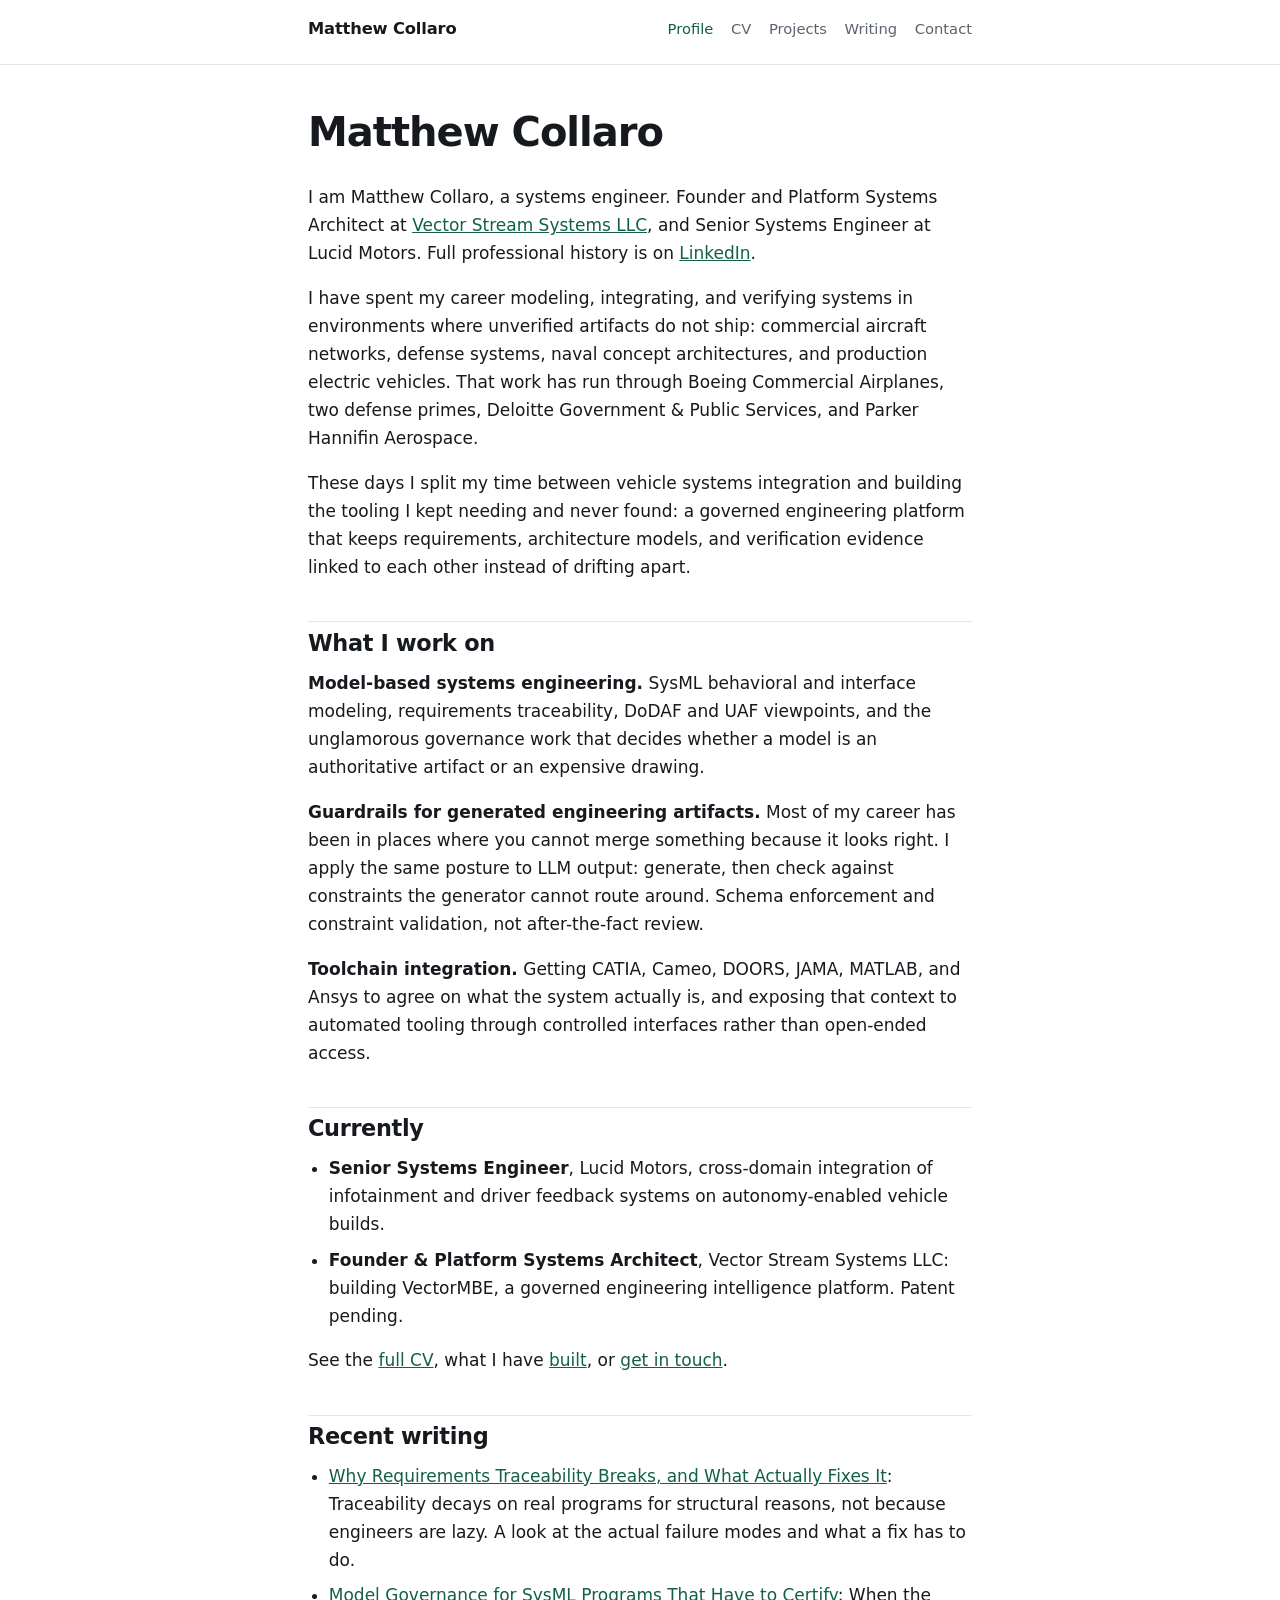
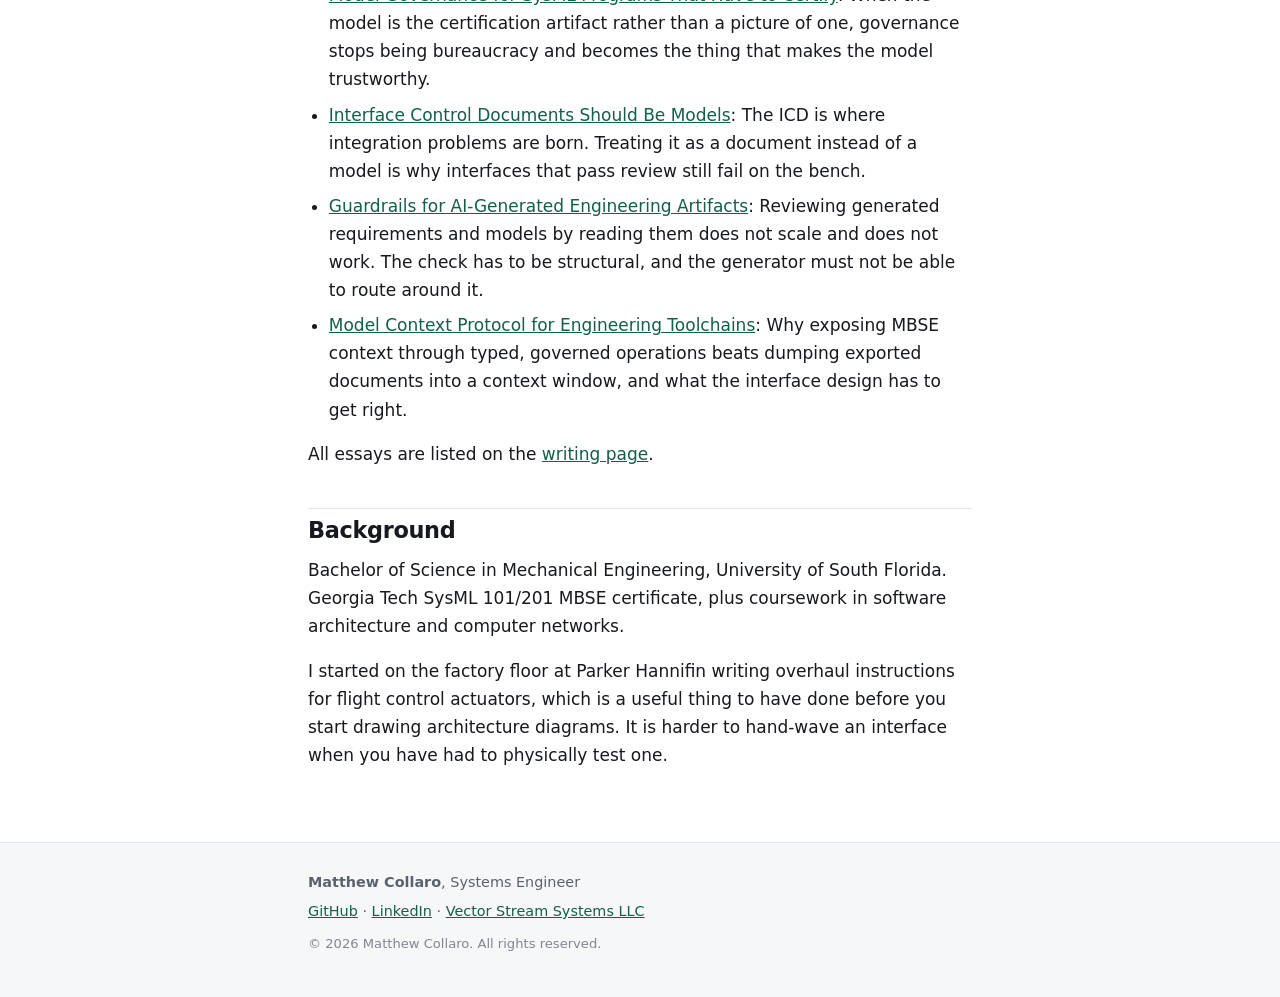
<file: docs/index.html>
<!DOCTYPE html>
<html lang="en">
<head>
<meta charset="utf-8">
<meta name="viewport" content="width=device-width, initial-scale=1">
<title>Matthew Collaro, Systems Engineer and Founder</title>
<meta name="description" content="Matthew Collaro is a systems engineer and founder of Vector Stream Systems LLC. Model-based systems engineering across Boeing, Deloitte, Lucid Motors, and defense primes.">
<meta name="author" content="Matthew Collaro">
<meta name="robots" content="index,follow,max-image-preview:large">
<link rel="canonical" href="https://radsilent.github.io/matthew-collaro/">
<meta property="og:type" content="profile">
<meta property="og:site_name" content="Matthew Collaro">
<meta property="og:title" content="Matthew Collaro, Systems Engineer and Founder">
<meta property="og:description" content="Matthew Collaro is a systems engineer and founder of Vector Stream Systems LLC. Model-based systems engineering across Boeing, Deloitte, Lucid Motors, and defense primes.">
<meta property="og:url" content="https://radsilent.github.io/matthew-collaro/">
<meta property="og:locale" content="en_US">
<meta name="twitter:card" content="summary">
<meta name="twitter:title" content="Matthew Collaro, Systems Engineer and Founder">
<meta name="twitter:description" content="Matthew Collaro is a systems engineer and founder of Vector Stream Systems LLC. Model-based systems engineering across Boeing, Deloitte, Lucid Motors, and defense primes.">
<link rel="stylesheet" href="style.css">
<script type="application/ld+json">
{
  "@context": "https://schema.org",
  "@graph": [
    {
      "@type": "Person",
      "@id": "https://radsilent.github.io/matthew-collaro/#person",
      "name": "Matthew Collaro",
      "givenName": "Matthew",
      "familyName": "Collaro",
      "alternateName": "Matt Collaro",
      "url": "https://radsilent.github.io/matthew-collaro/",
      "jobTitle": "Systems Engineer and Founder",
      "description": "Systems engineer specializing in model-based systems engineering, SysML architecture modeling, and requirements traceability across aerospace, defense, and automotive programs.",
      "alumniOf": [
        {
          "@type": "CollegeOrUniversity",
          "name": "University of South Florida"
        },
        {
          "@type": "CollegeOrUniversity",
          "name": "Georgia Institute of Technology"
        }
      ],
      "knowsAbout": [
        "Model-Based Systems Engineering",
        "SysML",
        "Requirements Traceability",
        "Systems Architecture",
        "Aerospace Systems Engineering",
        "Model Context Protocol",
        "Verification and Validation",
        "DoDAF"
      ],
      "worksFor": {
        "@type": "Organization",
        "name": "Vector Stream Systems LLC",
        "url": "https://vectorstreamsystems.com/"
      },
      "sameAs": [
        "https://github.com/radsilent",
        "https://www.linkedin.com/in/mattcollaro/",
        "https://vectorstreamsystems.com/"
      ]
    },
    {
      "@type": "WebSite",
      "@id": "https://radsilent.github.io/matthew-collaro/#website",
      "url": "https://radsilent.github.io/matthew-collaro/",
      "name": "Matthew Collaro, Systems Engineer",
      "publisher": {
        "@id": "https://radsilent.github.io/matthew-collaro/#person"
      },
      "inLanguage": "en"
    },
    {
      "@type": "ProfilePage",
      "@id": "https://radsilent.github.io/matthew-collaro/#webpage",
      "url": "https://radsilent.github.io/matthew-collaro/",
      "name": "Matthew Collaro, Systems Engineer and Founder",
      "description": "Matthew Collaro is a systems engineer and founder of Vector Stream Systems LLC. Model-based systems engineering across Boeing, Deloitte, Lucid Motors, and defense primes.",
      "isPartOf": {
        "@id": "https://radsilent.github.io/matthew-collaro/#website"
      },
      "about": {
        "@id": "https://radsilent.github.io/matthew-collaro/#person"
      },
      "mainEntity": {
        "@id": "https://radsilent.github.io/matthew-collaro/#person"
      },
      "inLanguage": "en"
    }
  ]
}
</script>
</head>
<body>
<a class="skip" href="#main">Skip to content</a>
<header class="site-header">
  <div class="wrap">
    <a class="brand" href="index.html">Matthew Collaro</a>
    <nav aria-label="Primary">
      <ul>
        <li><a href="index.html" aria-current="page">Profile</a></li>
        <li><a href="cv.html">CV</a></li>
        <li><a href="projects.html">Projects</a></li>
        <li><a href="writing.html">Writing</a></li>
        <li><a href="contact.html">Contact</a></li>
      </ul>
    </nav>
  </div>
</header>

<main id="main" class="wrap">
  <article>
    <header class="page-head">
      <h1>Matthew Collaro</h1>
    </header>
<p>I am Matthew Collaro, a systems engineer. Founder and Platform Systems Architect at <a href="https://vectorstreamsystems.com/">Vector Stream Systems LLC</a>, and Senior Systems Engineer at Lucid Motors. Full professional history is on <a href="https://www.linkedin.com/in/mattcollaro/">LinkedIn</a>.</p>
<p>I have spent my career modeling, integrating, and verifying systems in environments where unverified artifacts do not ship: commercial aircraft networks, defense systems, naval concept architectures, and production electric vehicles. That work has run through Boeing Commercial Airplanes, two defense primes, Deloitte Government &amp; Public Services, and Parker Hannifin Aerospace.</p>
<p>These days I split my time between vehicle systems integration and building the tooling I kept needing and never found: a governed engineering platform that keeps requirements, architecture models, and verification evidence linked to each other instead of drifting apart.</p>
<h2 id="what-i-work-on">What I work on</h2>
<p><strong>Model-based systems engineering.</strong> SysML behavioral and interface modeling, requirements traceability, DoDAF and UAF viewpoints, and the unglamorous governance work that decides whether a model is an authoritative artifact or an expensive drawing.</p>
<p><strong>Guardrails for generated engineering artifacts.</strong> Most of my career has been in places where you cannot merge something because it looks right. I apply the same posture to LLM output: generate, then check against constraints the generator cannot route around. Schema enforcement and constraint validation, not after-the-fact review.</p>
<p><strong>Toolchain integration.</strong> Getting CATIA, Cameo, DOORS, JAMA, MATLAB, and Ansys to agree on what the system actually is, and exposing that context to automated tooling through controlled interfaces rather than open-ended access.</p>
<h2 id="currently">Currently</h2>
<ul>
<li><strong>Senior Systems Engineer</strong>, Lucid Motors, cross-domain integration of infotainment and driver feedback systems on autonomy-enabled vehicle builds.</li>
<li><strong>Founder &amp; Platform Systems Architect</strong>, Vector Stream Systems LLC: building VectorMBE, a governed engineering intelligence platform. Patent pending.</li>
</ul>
<p>See the <a href="cv.html">full CV</a>, what I have <a href="projects.html">built</a>, or <a href="contact.html">get in touch</a>.</p>
<h2 id="recent-writing">Recent writing</h2>
<ul>
<li><a href="articles/requirements-traceability-breaks.html">Why Requirements Traceability Breaks, and What Actually Fixes It</a>: Traceability decays on real programs for structural reasons, not because engineers are lazy. A look at the actual failure modes and what a fix has to do.</li>
<li><a href="articles/sysml-model-governance.html">Model Governance for SysML Programs That Have to Certify</a>: When the model is the certification artifact rather than a picture of one, governance stops being bureaucracy and becomes the thing that makes the model trustworthy.</li>
<li><a href="articles/interface-control-documents-as-models.html">Interface Control Documents Should Be Models</a>: The ICD is where integration problems are born. Treating it as a document instead of a model is why interfaces that pass review still fail on the bench.</li>
<li><a href="articles/guardrails-for-ai-generated-engineering-artifacts.html">Guardrails for AI-Generated Engineering Artifacts</a>: Reviewing generated requirements and models by reading them does not scale and does not work. The check has to be structural, and the generator must not be able to route around it.</li>
<li><a href="articles/model-context-protocol-engineering-toolchains.html">Model Context Protocol for Engineering Toolchains</a>: Why exposing MBSE context through typed, governed operations beats dumping exported documents into a context window, and what the interface design has to get right.</li>
</ul>
<p>All essays are listed on the <a href="writing.html">writing page</a>.</p>
<h2 id="background">Background</h2>
<p>Bachelor of Science in Mechanical Engineering, University of South Florida. Georgia Tech SysML 101/201 MBSE certificate, plus coursework in software architecture and computer networks.</p>
<p>I started on the factory floor at Parker Hannifin writing overhaul instructions for flight control actuators, which is a useful thing to have done before you start drawing architecture diagrams. It is harder to hand-wave an interface when you have had to physically test one.</p>
  </article>
</main>

<footer class="site-footer">
  <div class="wrap">
    <p><strong>Matthew Collaro</strong>, Systems Engineer</p>
    <p><a href="https://github.com/radsilent" rel="me noopener">GitHub</a> &middot;
       <a href="https://www.linkedin.com/in/mattcollaro/" rel="me noopener">LinkedIn</a> &middot;
       <a href="https://vectorstreamsystems.com/" rel="noopener">Vector Stream Systems LLC</a></p>
    <p class="fine">&copy; 2026 Matthew Collaro. All rights reserved.</p>
  </div>
</footer>
</body>
</html>
</file>
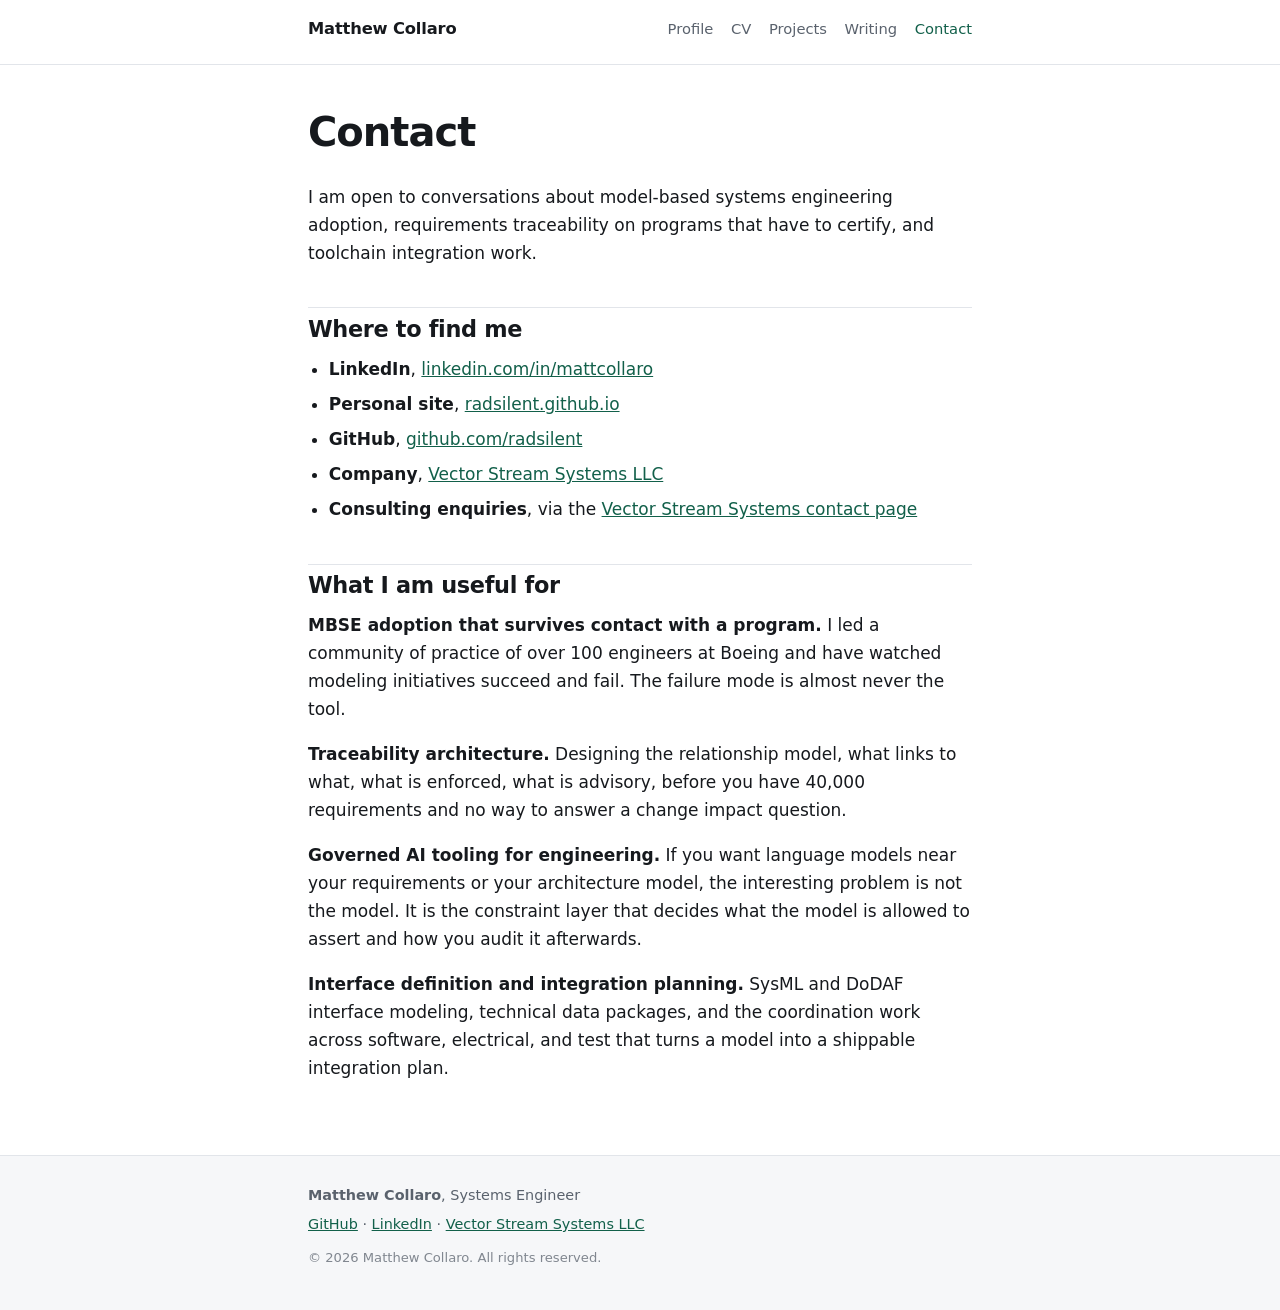
<file: docs/contact.html>
<!DOCTYPE html>
<html lang="en">
<head>
<meta charset="utf-8">
<meta name="viewport" content="width=device-width, initial-scale=1">
<title>Contact Matthew Collaro</title>
<meta name="description" content="Get in touch with Matthew Collaro, systems engineer and founder of Vector Stream Systems LLC, for consulting engagements, MBSE advisory work, or questions about VectorMBE.">
<meta name="author" content="Matthew Collaro">
<meta name="robots" content="index,follow,max-image-preview:large">
<link rel="canonical" href="https://radsilent.github.io/matthew-collaro/contact.html">
<meta property="og:type" content="profile">
<meta property="og:site_name" content="Matthew Collaro">
<meta property="og:title" content="Contact Matthew Collaro">
<meta property="og:description" content="Get in touch with Matthew Collaro, systems engineer and founder of Vector Stream Systems LLC, for consulting engagements, MBSE advisory work, or questions about VectorMBE.">
<meta property="og:url" content="https://radsilent.github.io/matthew-collaro/contact.html">
<meta property="og:locale" content="en_US">
<meta name="twitter:card" content="summary">
<meta name="twitter:title" content="Contact Matthew Collaro">
<meta name="twitter:description" content="Get in touch with Matthew Collaro, systems engineer and founder of Vector Stream Systems LLC, for consulting engagements, MBSE advisory work, or questions about VectorMBE.">
<link rel="stylesheet" href="style.css">
<script type="application/ld+json">
{
  "@context": "https://schema.org",
  "@graph": [
    {
      "@type": "Person",
      "@id": "https://radsilent.github.io/matthew-collaro/#person",
      "name": "Matthew Collaro",
      "givenName": "Matthew",
      "familyName": "Collaro",
      "alternateName": "Matt Collaro",
      "url": "https://radsilent.github.io/matthew-collaro/",
      "jobTitle": "Systems Engineer and Founder",
      "description": "Systems engineer specializing in model-based systems engineering, SysML architecture modeling, and requirements traceability across aerospace, defense, and automotive programs.",
      "alumniOf": [
        {
          "@type": "CollegeOrUniversity",
          "name": "University of South Florida"
        },
        {
          "@type": "CollegeOrUniversity",
          "name": "Georgia Institute of Technology"
        }
      ],
      "knowsAbout": [
        "Model-Based Systems Engineering",
        "SysML",
        "Requirements Traceability",
        "Systems Architecture",
        "Aerospace Systems Engineering",
        "Model Context Protocol",
        "Verification and Validation",
        "DoDAF"
      ],
      "worksFor": {
        "@type": "Organization",
        "name": "Vector Stream Systems LLC",
        "url": "https://vectorstreamsystems.com/"
      },
      "sameAs": [
        "https://github.com/radsilent",
        "https://www.linkedin.com/in/mattcollaro/",
        "https://vectorstreamsystems.com/"
      ]
    },
    {
      "@type": "WebSite",
      "@id": "https://radsilent.github.io/matthew-collaro/#website",
      "url": "https://radsilent.github.io/matthew-collaro/",
      "name": "Matthew Collaro, Systems Engineer",
      "publisher": {
        "@id": "https://radsilent.github.io/matthew-collaro/#person"
      },
      "inLanguage": "en"
    },
    {
      "@type": "WebPage",
      "@id": "https://radsilent.github.io/matthew-collaro/contact.html#webpage",
      "url": "https://radsilent.github.io/matthew-collaro/contact.html",
      "name": "Contact Matthew Collaro",
      "description": "Get in touch with Matthew Collaro, systems engineer and founder of Vector Stream Systems LLC, for consulting engagements, MBSE advisory work, or questions about VectorMBE.",
      "isPartOf": {
        "@id": "https://radsilent.github.io/matthew-collaro/#website"
      },
      "about": {
        "@id": "https://radsilent.github.io/matthew-collaro/#person"
      },
      "mainEntity": {
        "@id": "https://radsilent.github.io/matthew-collaro/#person"
      },
      "inLanguage": "en"
    }
  ]
}
</script>
</head>
<body>
<a class="skip" href="#main">Skip to content</a>
<header class="site-header">
  <div class="wrap">
    <a class="brand" href="index.html">Matthew Collaro</a>
    <nav aria-label="Primary">
      <ul>
        <li><a href="index.html">Profile</a></li>
        <li><a href="cv.html">CV</a></li>
        <li><a href="projects.html">Projects</a></li>
        <li><a href="writing.html">Writing</a></li>
        <li><a href="contact.html" aria-current="page">Contact</a></li>
      </ul>
    </nav>
  </div>
</header>

<main id="main" class="wrap">
  <article>
    <header class="page-head">
      <h1>Contact</h1>
    </header>
<p>I am open to conversations about model-based systems engineering adoption, requirements traceability on programs that have to certify, and toolchain integration work.</p>
<h2 id="where-to-find-me">Where to find me</h2>
<ul>
<li><strong>LinkedIn</strong>, <a href="https://www.linkedin.com/in/mattcollaro/">linkedin.com/in/mattcollaro</a></li>
<li><strong>Personal site</strong>, <a href="https://radsilent.github.io/">radsilent.github.io</a></li>
<li><strong>GitHub</strong>, <a href="https://github.com/radsilent">github.com/radsilent</a></li>
<li><strong>Company</strong>, <a href="https://vectorstreamsystems.com/">Vector Stream Systems LLC</a></li>
<li><strong>Consulting enquiries</strong>, via the <a href="https://vectorstreamsystems.com/contact.html">Vector Stream Systems contact page</a></li>
</ul>
<h2 id="what-i-am-useful-for">What I am useful for</h2>
<p><strong>MBSE adoption that survives contact with a program.</strong> I led a community of practice of over 100 engineers at Boeing and have watched modeling initiatives succeed and fail. The failure mode is almost never the tool.</p>
<p><strong>Traceability architecture.</strong> Designing the relationship model, what links to what, what is enforced, what is advisory, before you have 40,000 requirements and no way to answer a change impact question.</p>
<p><strong>Governed AI tooling for engineering.</strong> If you want language models near your requirements or your architecture model, the interesting problem is not the model. It is the constraint layer that decides what the model is allowed to assert and how you audit it afterwards.</p>
<p><strong>Interface definition and integration planning.</strong> SysML and DoDAF interface modeling, technical data packages, and the coordination work across software, electrical, and test that turns a model into a shippable integration plan.</p>
  </article>
</main>

<footer class="site-footer">
  <div class="wrap">
    <p><strong>Matthew Collaro</strong>, Systems Engineer</p>
    <p><a href="https://github.com/radsilent" rel="me noopener">GitHub</a> &middot;
       <a href="https://www.linkedin.com/in/mattcollaro/" rel="me noopener">LinkedIn</a> &middot;
       <a href="https://vectorstreamsystems.com/" rel="noopener">Vector Stream Systems LLC</a></p>
    <p class="fine">&copy; 2026 Matthew Collaro. All rights reserved.</p>
  </div>
</footer>
</body>
</html>
</file>
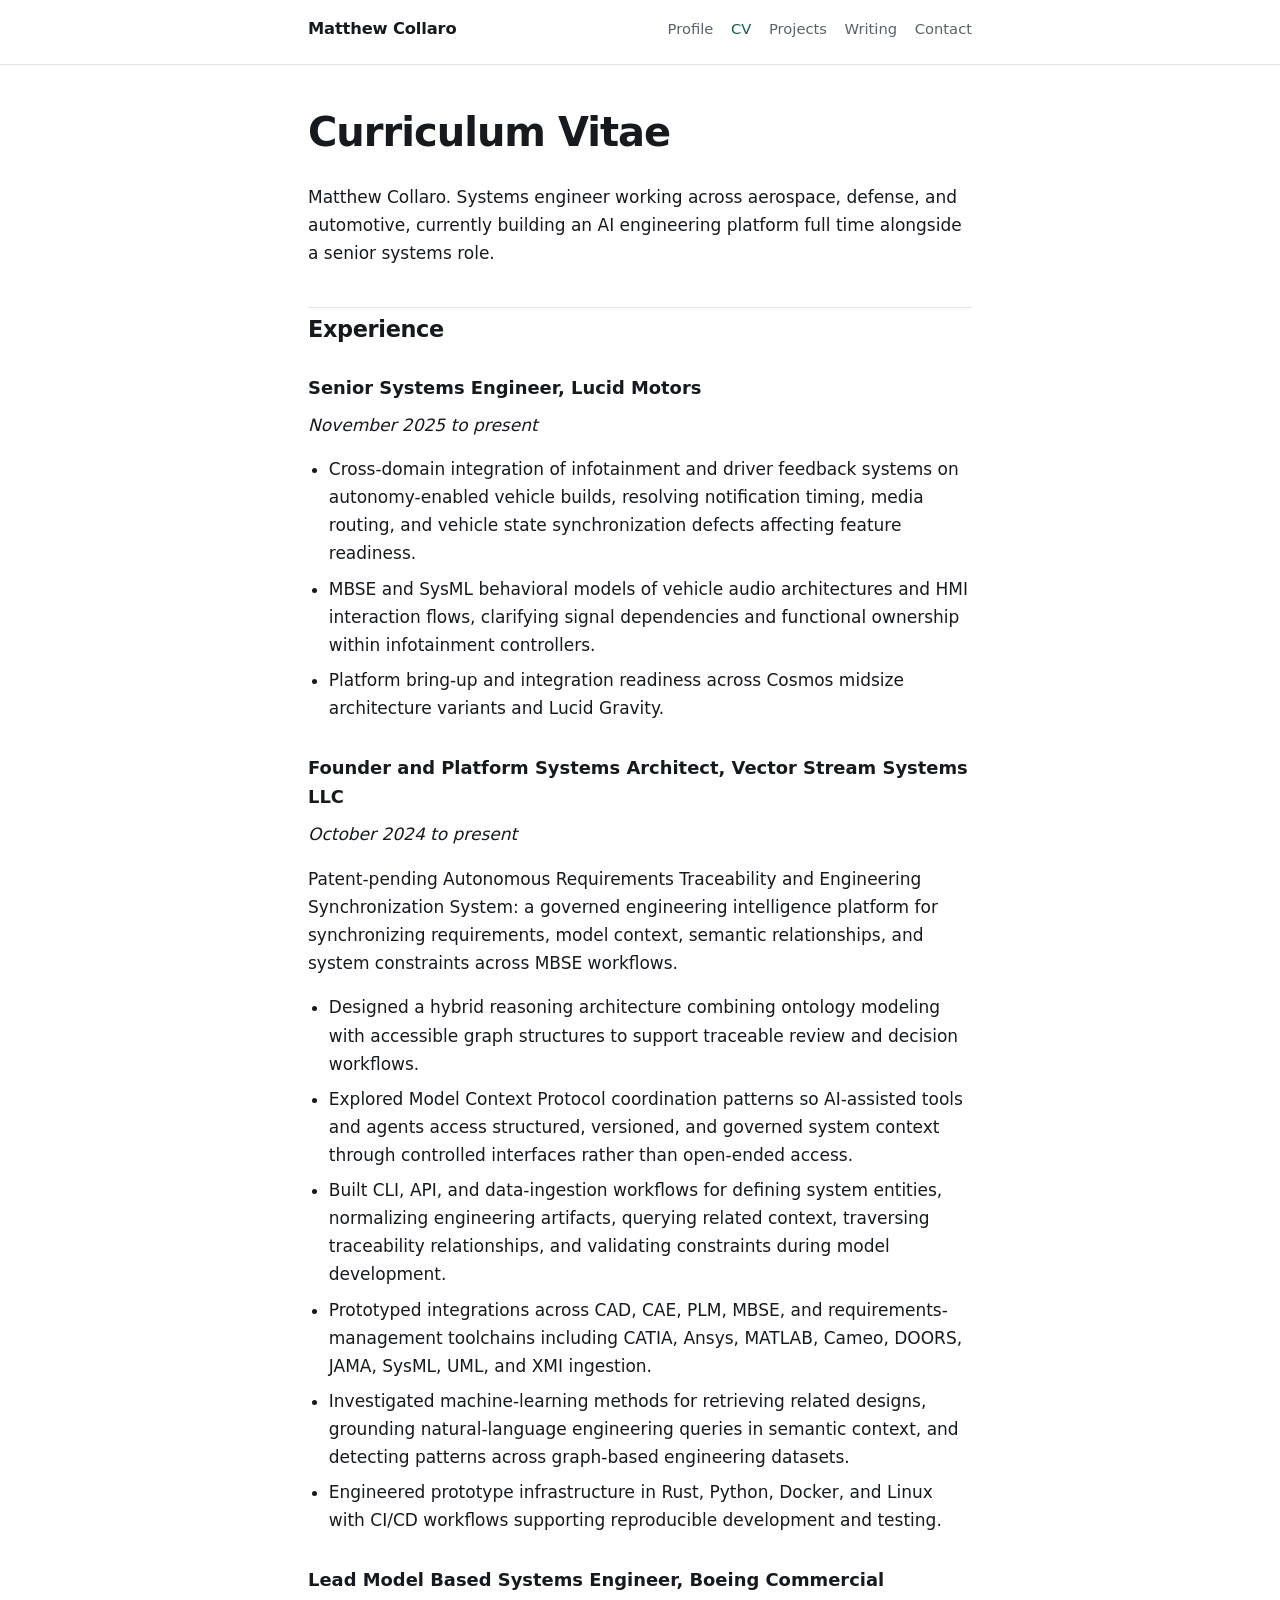
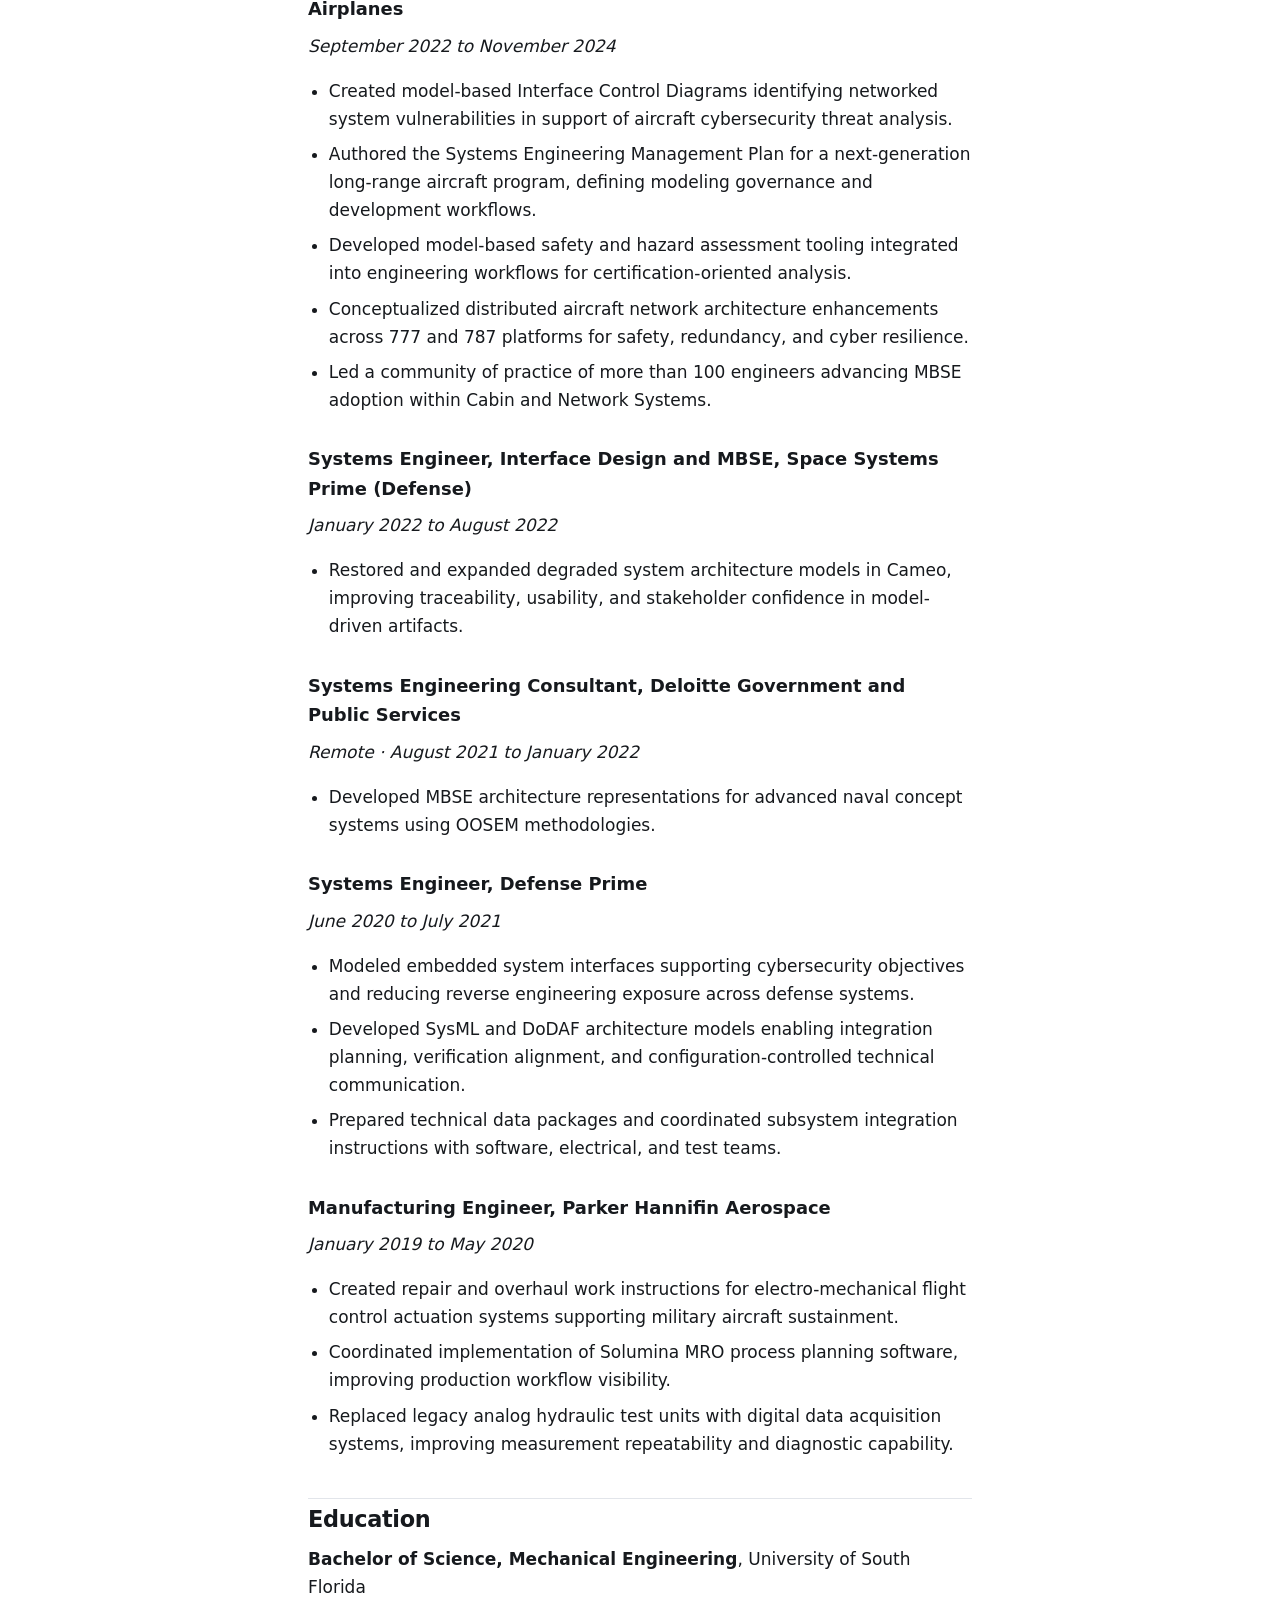
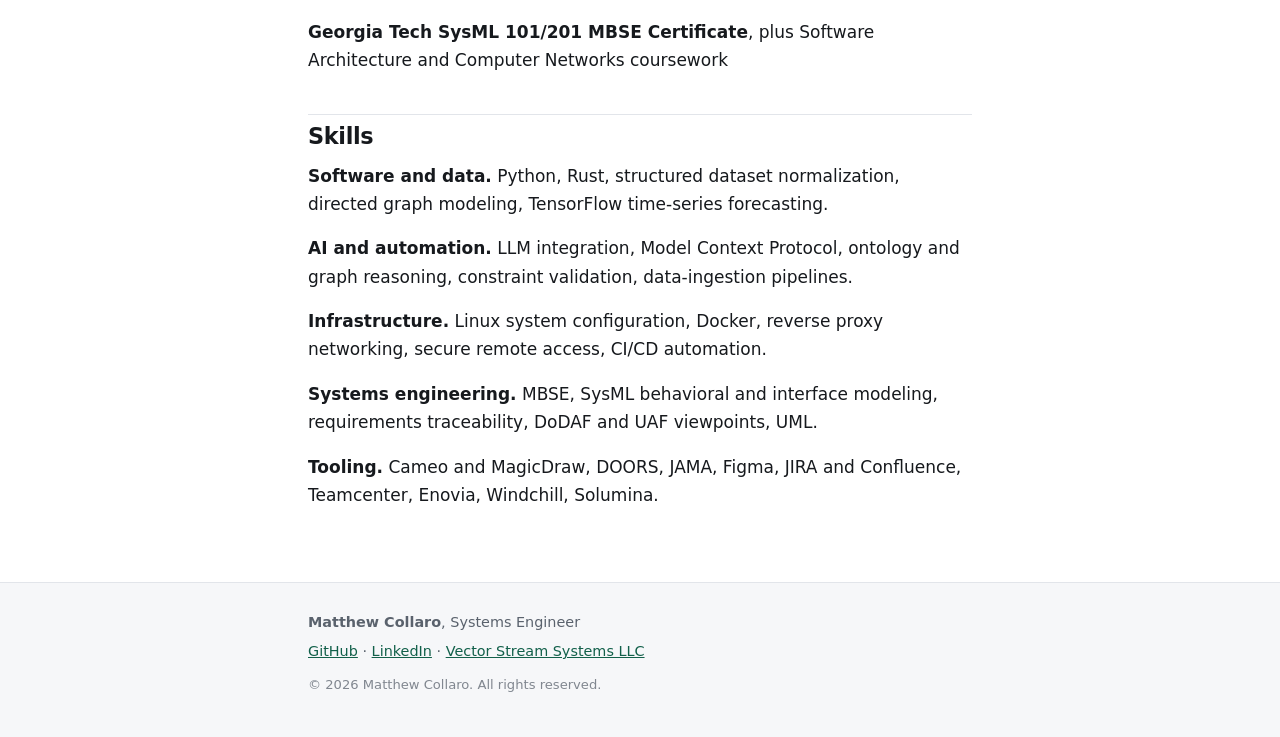
<file: docs/cv.html>
<!DOCTYPE html>
<html lang="en">
<head>
<meta charset="utf-8">
<meta name="viewport" content="width=device-width, initial-scale=1">
<title>Matthew Collaro, CV and Professional Experience</title>
<meta name="description" content="Full professional history of Matthew Collaro, systems engineer, Lucid Motors, Vector Stream Systems, Boeing Commercial Airplanes, Deloitte, Parker Hannifin Aerospace, and defense primes.">
<meta name="author" content="Matthew Collaro">
<meta name="robots" content="index,follow,max-image-preview:large">
<link rel="canonical" href="https://radsilent.github.io/matthew-collaro/cv.html">
<meta property="og:type" content="profile">
<meta property="og:site_name" content="Matthew Collaro">
<meta property="og:title" content="Matthew Collaro, CV and Professional Experience">
<meta property="og:description" content="Full professional history of Matthew Collaro, systems engineer, Lucid Motors, Vector Stream Systems, Boeing Commercial Airplanes, Deloitte, Parker Hannifin Aerospace, and defense primes.">
<meta property="og:url" content="https://radsilent.github.io/matthew-collaro/cv.html">
<meta property="og:locale" content="en_US">
<meta name="twitter:card" content="summary">
<meta name="twitter:title" content="Matthew Collaro, CV and Professional Experience">
<meta name="twitter:description" content="Full professional history of Matthew Collaro, systems engineer, Lucid Motors, Vector Stream Systems, Boeing Commercial Airplanes, Deloitte, Parker Hannifin Aerospace, and defense primes.">
<link rel="stylesheet" href="style.css">
<script type="application/ld+json">
{
  "@context": "https://schema.org",
  "@graph": [
    {
      "@type": "Person",
      "@id": "https://radsilent.github.io/matthew-collaro/#person",
      "name": "Matthew Collaro",
      "givenName": "Matthew",
      "familyName": "Collaro",
      "alternateName": "Matt Collaro",
      "url": "https://radsilent.github.io/matthew-collaro/",
      "jobTitle": "Systems Engineer and Founder",
      "description": "Systems engineer specializing in model-based systems engineering, SysML architecture modeling, and requirements traceability across aerospace, defense, and automotive programs.",
      "alumniOf": [
        {
          "@type": "CollegeOrUniversity",
          "name": "University of South Florida"
        },
        {
          "@type": "CollegeOrUniversity",
          "name": "Georgia Institute of Technology"
        }
      ],
      "knowsAbout": [
        "Model-Based Systems Engineering",
        "SysML",
        "Requirements Traceability",
        "Systems Architecture",
        "Aerospace Systems Engineering",
        "Model Context Protocol",
        "Verification and Validation",
        "DoDAF"
      ],
      "worksFor": {
        "@type": "Organization",
        "name": "Vector Stream Systems LLC",
        "url": "https://vectorstreamsystems.com/"
      },
      "sameAs": [
        "https://github.com/radsilent",
        "https://www.linkedin.com/in/mattcollaro/",
        "https://vectorstreamsystems.com/"
      ]
    },
    {
      "@type": "WebSite",
      "@id": "https://radsilent.github.io/matthew-collaro/#website",
      "url": "https://radsilent.github.io/matthew-collaro/",
      "name": "Matthew Collaro, Systems Engineer",
      "publisher": {
        "@id": "https://radsilent.github.io/matthew-collaro/#person"
      },
      "inLanguage": "en"
    },
    {
      "@type": "WebPage",
      "@id": "https://radsilent.github.io/matthew-collaro/cv.html#webpage",
      "url": "https://radsilent.github.io/matthew-collaro/cv.html",
      "name": "Matthew Collaro, CV and Professional Experience",
      "description": "Full professional history of Matthew Collaro, systems engineer, Lucid Motors, Vector Stream Systems, Boeing Commercial Airplanes, Deloitte, Parker Hannifin Aerospace, and defense primes.",
      "isPartOf": {
        "@id": "https://radsilent.github.io/matthew-collaro/#website"
      },
      "about": {
        "@id": "https://radsilent.github.io/matthew-collaro/#person"
      },
      "mainEntity": {
        "@id": "https://radsilent.github.io/matthew-collaro/#person"
      },
      "inLanguage": "en"
    }
  ]
}
</script>
</head>
<body>
<a class="skip" href="#main">Skip to content</a>
<header class="site-header">
  <div class="wrap">
    <a class="brand" href="index.html">Matthew Collaro</a>
    <nav aria-label="Primary">
      <ul>
        <li><a href="index.html">Profile</a></li>
        <li><a href="cv.html" aria-current="page">CV</a></li>
        <li><a href="projects.html">Projects</a></li>
        <li><a href="writing.html">Writing</a></li>
        <li><a href="contact.html">Contact</a></li>
      </ul>
    </nav>
  </div>
</header>

<main id="main" class="wrap">
  <article>
    <header class="page-head">
      <h1>Curriculum Vitae</h1>
    </header>
<p>Matthew Collaro. Systems engineer working across aerospace, defense, and automotive, currently building an AI engineering platform full time alongside a senior systems role.</p>
<h2 id="experience">Experience</h2>
<h3 id="senior-systems-engineer-lucid-motors">Senior Systems Engineer, Lucid Motors</h3>
<p><em>November 2025 to present</em></p>
<ul>
<li>Cross-domain integration of infotainment and driver feedback systems on autonomy-enabled vehicle builds, resolving notification timing, media routing, and vehicle state synchronization defects affecting feature readiness.</li>
<li>MBSE and SysML behavioral models of vehicle audio architectures and HMI interaction flows, clarifying signal dependencies and functional ownership within infotainment controllers.</li>
<li>Platform bring-up and integration readiness across Cosmos midsize architecture variants and Lucid Gravity.</li>
</ul>
<h3 id="founder-and-platform-systems-architect-vector-stream-systems-llc">Founder and Platform Systems Architect, Vector Stream Systems LLC</h3>
<p><em>October 2024 to present</em></p>
<p>Patent-pending Autonomous Requirements Traceability and Engineering Synchronization System: a governed engineering intelligence platform for synchronizing requirements, model context, semantic relationships, and system constraints across MBSE workflows.</p>
<ul>
<li>Designed a hybrid reasoning architecture combining ontology modeling with accessible graph structures to support traceable review and decision workflows.</li>
<li>Explored Model Context Protocol coordination patterns so AI-assisted tools and agents access structured, versioned, and governed system context through controlled interfaces rather than open-ended access.</li>
<li>Built CLI, API, and data-ingestion workflows for defining system entities, normalizing engineering artifacts, querying related context, traversing traceability relationships, and validating constraints during model development.</li>
<li>Prototyped integrations across CAD, CAE, PLM, MBSE, and requirements-management toolchains including CATIA, Ansys, MATLAB, Cameo, DOORS, JAMA, SysML, UML, and XMI ingestion.</li>
<li>Investigated machine-learning methods for retrieving related designs, grounding natural-language engineering queries in semantic context, and detecting patterns across graph-based engineering datasets.</li>
<li>Engineered prototype infrastructure in Rust, Python, Docker, and Linux with CI/CD workflows supporting reproducible development and testing.</li>
</ul>
<h3 id="lead-model-based-systems-engineer-boeing-commercial-airplanes">Lead Model Based Systems Engineer, Boeing Commercial Airplanes</h3>
<p><em>September 2022 to November 2024</em></p>
<ul>
<li>Created model-based Interface Control Diagrams identifying networked system vulnerabilities in support of aircraft cybersecurity threat analysis.</li>
<li>Authored the Systems Engineering Management Plan for a next-generation long-range aircraft program, defining modeling governance and development workflows.</li>
<li>Developed model-based safety and hazard assessment tooling integrated into engineering workflows for certification-oriented analysis.</li>
<li>Conceptualized distributed aircraft network architecture enhancements across 777 and 787 platforms for safety, redundancy, and cyber resilience.</li>
<li>Led a community of practice of more than 100 engineers advancing MBSE adoption within Cabin and Network Systems.</li>
</ul>
<h3 id="systems-engineer-interface-design-and-mbse-space-systems-prime-defense">Systems Engineer, Interface Design and MBSE, Space Systems Prime (Defense)</h3>
<p><em>January 2022 to August 2022</em></p>
<ul>
<li>Restored and expanded degraded system architecture models in Cameo, improving traceability, usability, and stakeholder confidence in model-driven artifacts.</li>
</ul>
<h3 id="systems-engineering-consultant-deloitte-government-and-public-services">Systems Engineering Consultant, Deloitte Government and Public Services</h3>
<p><em>Remote · August 2021 to January 2022</em></p>
<ul>
<li>Developed MBSE architecture representations for advanced naval concept systems using OOSEM methodologies.</li>
</ul>
<h3 id="systems-engineer-defense-prime">Systems Engineer, Defense Prime</h3>
<p><em>June 2020 to July 2021</em></p>
<ul>
<li>Modeled embedded system interfaces supporting cybersecurity objectives and reducing reverse engineering exposure across defense systems.</li>
<li>Developed SysML and DoDAF architecture models enabling integration planning, verification alignment, and configuration-controlled technical communication.</li>
<li>Prepared technical data packages and coordinated subsystem integration instructions with software, electrical, and test teams.</li>
</ul>
<h3 id="manufacturing-engineer-parker-hannifin-aerospace">Manufacturing Engineer, Parker Hannifin Aerospace</h3>
<p><em>January 2019 to May 2020</em></p>
<ul>
<li>Created repair and overhaul work instructions for electro-mechanical flight control actuation systems supporting military aircraft sustainment.</li>
<li>Coordinated implementation of Solumina MRO process planning software, improving production workflow visibility.</li>
<li>Replaced legacy analog hydraulic test units with digital data acquisition systems, improving measurement repeatability and diagnostic capability.</li>
</ul>
<h2 id="education">Education</h2>
<p><strong>Bachelor of Science, Mechanical Engineering</strong>, University of South Florida</p>
<p><strong>Georgia Tech SysML 101/201 MBSE Certificate</strong>, plus Software Architecture and Computer Networks coursework</p>
<h2 id="skills">Skills</h2>
<p><strong>Software and data.</strong> Python, Rust, structured dataset normalization, directed graph modeling, TensorFlow time-series forecasting.</p>
<p><strong>AI and automation.</strong> LLM integration, Model Context Protocol, ontology and graph reasoning, constraint validation, data-ingestion pipelines.</p>
<p><strong>Infrastructure.</strong> Linux system configuration, Docker, reverse proxy networking, secure remote access, CI/CD automation.</p>
<p><strong>Systems engineering.</strong> MBSE, SysML behavioral and interface modeling, requirements traceability, DoDAF and UAF viewpoints, UML.</p>
<p><strong>Tooling.</strong> Cameo and MagicDraw, DOORS, JAMA, Figma, JIRA and Confluence, Teamcenter, Enovia, Windchill, Solumina.</p>
  </article>
</main>

<footer class="site-footer">
  <div class="wrap">
    <p><strong>Matthew Collaro</strong>, Systems Engineer</p>
    <p><a href="https://github.com/radsilent" rel="me noopener">GitHub</a> &middot;
       <a href="https://www.linkedin.com/in/mattcollaro/" rel="me noopener">LinkedIn</a> &middot;
       <a href="https://vectorstreamsystems.com/" rel="noopener">Vector Stream Systems LLC</a></p>
    <p class="fine">&copy; 2026 Matthew Collaro. All rights reserved.</p>
  </div>
</footer>
</body>
</html>
</file>
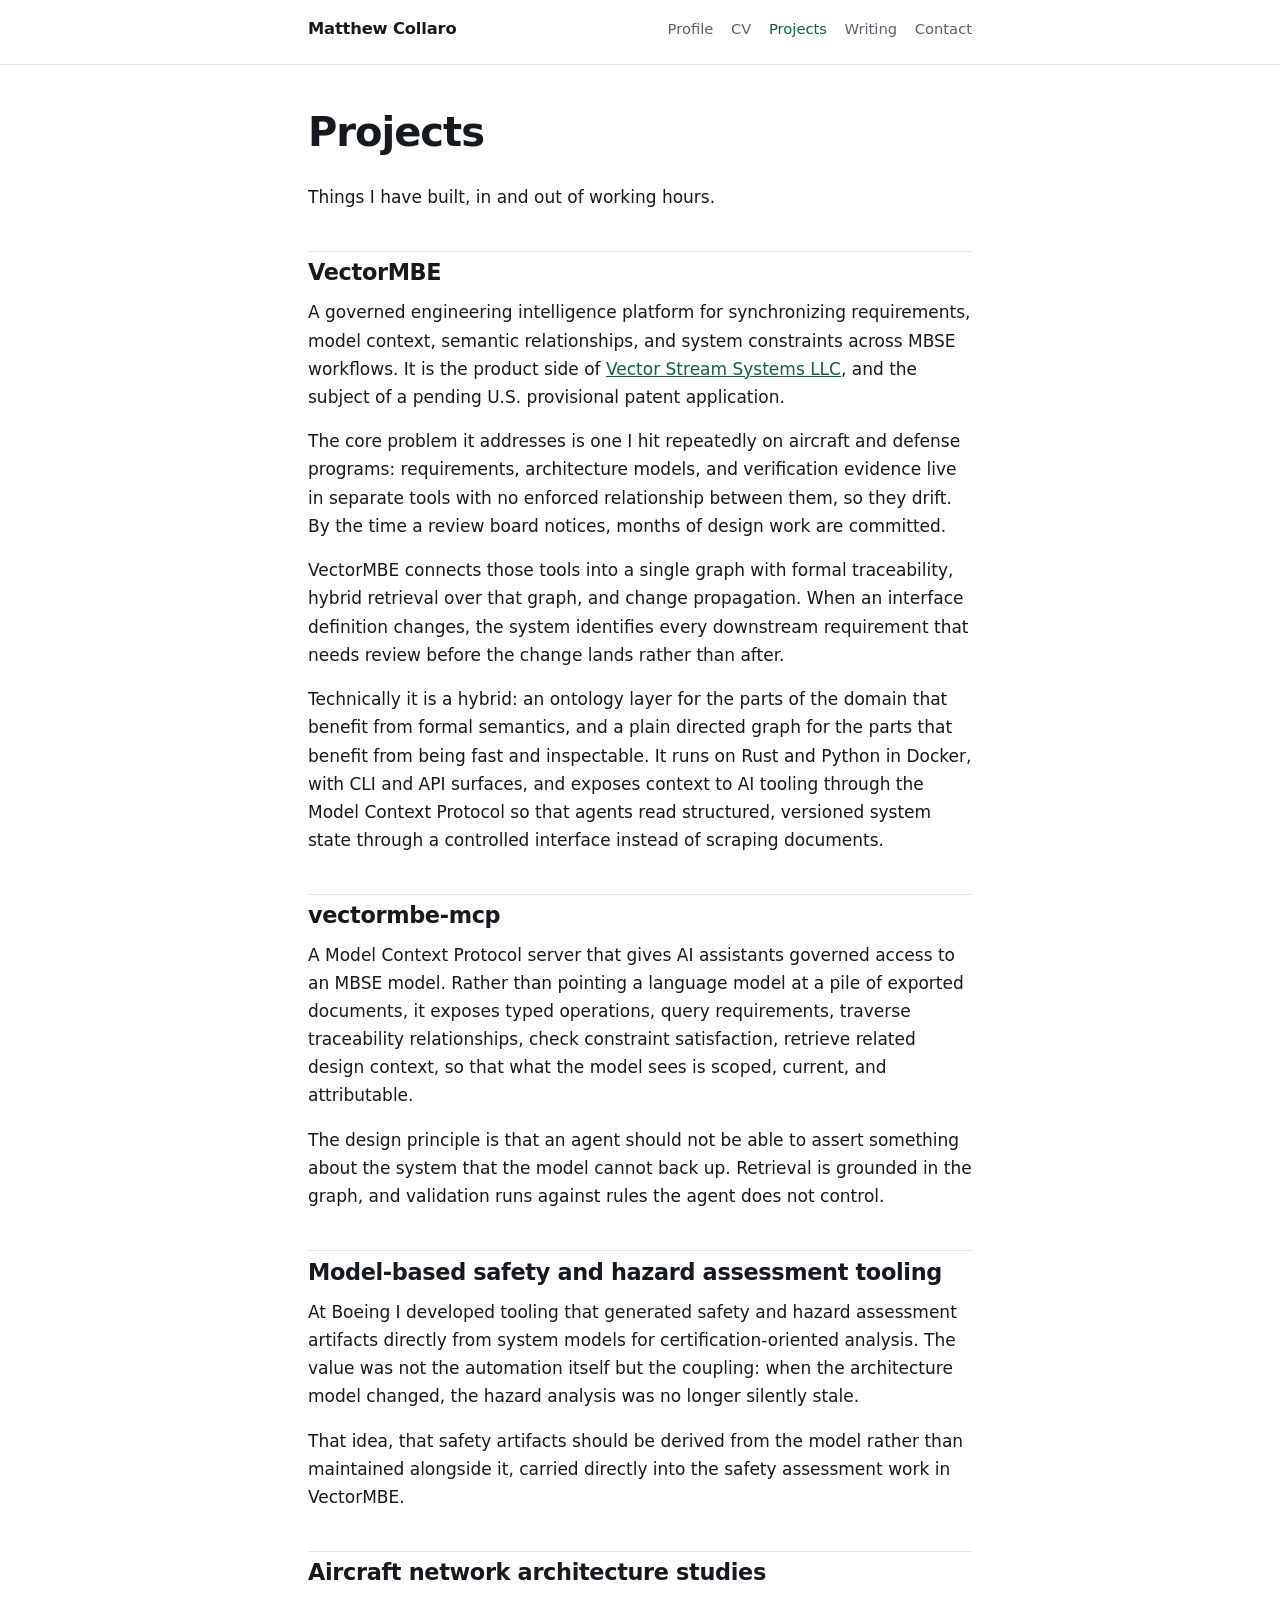
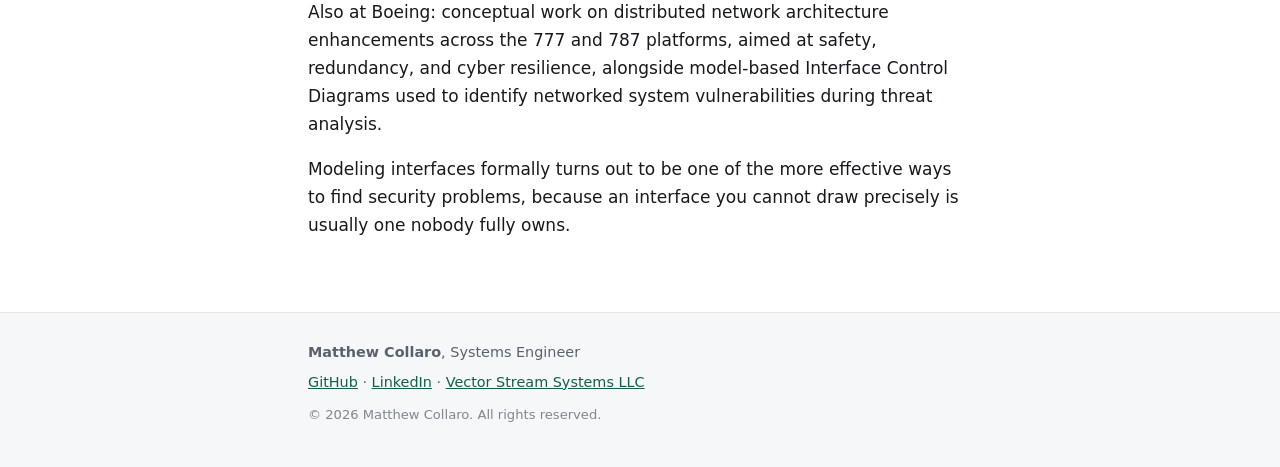
<file: docs/projects.html>
<!DOCTYPE html>
<html lang="en">
<head>
<meta charset="utf-8">
<meta name="viewport" content="width=device-width, initial-scale=1">
<title>Projects, Matthew Collaro</title>
<meta name="description" content="Engineering projects by Matthew Collaro, including VectorMBE, a Model Context Protocol server for MBSE toolchains, and model-based safety assessment tooling.">
<meta name="author" content="Matthew Collaro">
<meta name="robots" content="index,follow,max-image-preview:large">
<link rel="canonical" href="https://radsilent.github.io/matthew-collaro/projects.html">
<meta property="og:type" content="profile">
<meta property="og:site_name" content="Matthew Collaro">
<meta property="og:title" content="Projects, Matthew Collaro">
<meta property="og:description" content="Engineering projects by Matthew Collaro, including VectorMBE, a Model Context Protocol server for MBSE toolchains, and model-based safety assessment tooling.">
<meta property="og:url" content="https://radsilent.github.io/matthew-collaro/projects.html">
<meta property="og:locale" content="en_US">
<meta name="twitter:card" content="summary">
<meta name="twitter:title" content="Projects, Matthew Collaro">
<meta name="twitter:description" content="Engineering projects by Matthew Collaro, including VectorMBE, a Model Context Protocol server for MBSE toolchains, and model-based safety assessment tooling.">
<link rel="stylesheet" href="style.css">
<script type="application/ld+json">
{
  "@context": "https://schema.org",
  "@graph": [
    {
      "@type": "Person",
      "@id": "https://radsilent.github.io/matthew-collaro/#person",
      "name": "Matthew Collaro",
      "givenName": "Matthew",
      "familyName": "Collaro",
      "alternateName": "Matt Collaro",
      "url": "https://radsilent.github.io/matthew-collaro/",
      "jobTitle": "Systems Engineer and Founder",
      "description": "Systems engineer specializing in model-based systems engineering, SysML architecture modeling, and requirements traceability across aerospace, defense, and automotive programs.",
      "alumniOf": [
        {
          "@type": "CollegeOrUniversity",
          "name": "University of South Florida"
        },
        {
          "@type": "CollegeOrUniversity",
          "name": "Georgia Institute of Technology"
        }
      ],
      "knowsAbout": [
        "Model-Based Systems Engineering",
        "SysML",
        "Requirements Traceability",
        "Systems Architecture",
        "Aerospace Systems Engineering",
        "Model Context Protocol",
        "Verification and Validation",
        "DoDAF"
      ],
      "worksFor": {
        "@type": "Organization",
        "name": "Vector Stream Systems LLC",
        "url": "https://vectorstreamsystems.com/"
      },
      "sameAs": [
        "https://github.com/radsilent",
        "https://www.linkedin.com/in/mattcollaro/",
        "https://vectorstreamsystems.com/"
      ]
    },
    {
      "@type": "WebSite",
      "@id": "https://radsilent.github.io/matthew-collaro/#website",
      "url": "https://radsilent.github.io/matthew-collaro/",
      "name": "Matthew Collaro, Systems Engineer",
      "publisher": {
        "@id": "https://radsilent.github.io/matthew-collaro/#person"
      },
      "inLanguage": "en"
    },
    {
      "@type": "WebPage",
      "@id": "https://radsilent.github.io/matthew-collaro/projects.html#webpage",
      "url": "https://radsilent.github.io/matthew-collaro/projects.html",
      "name": "Projects, Matthew Collaro",
      "description": "Engineering projects by Matthew Collaro, including VectorMBE, a Model Context Protocol server for MBSE toolchains, and model-based safety assessment tooling.",
      "isPartOf": {
        "@id": "https://radsilent.github.io/matthew-collaro/#website"
      },
      "about": {
        "@id": "https://radsilent.github.io/matthew-collaro/#person"
      },
      "mainEntity": {
        "@id": "https://radsilent.github.io/matthew-collaro/#person"
      },
      "inLanguage": "en"
    }
  ]
}
</script>
</head>
<body>
<a class="skip" href="#main">Skip to content</a>
<header class="site-header">
  <div class="wrap">
    <a class="brand" href="index.html">Matthew Collaro</a>
    <nav aria-label="Primary">
      <ul>
        <li><a href="index.html">Profile</a></li>
        <li><a href="cv.html">CV</a></li>
        <li><a href="projects.html" aria-current="page">Projects</a></li>
        <li><a href="writing.html">Writing</a></li>
        <li><a href="contact.html">Contact</a></li>
      </ul>
    </nav>
  </div>
</header>

<main id="main" class="wrap">
  <article>
    <header class="page-head">
      <h1>Projects</h1>
    </header>
<p>Things I have built, in and out of working hours.</p>
<h2 id="vectormbe">VectorMBE</h2>
<p>A governed engineering intelligence platform for synchronizing requirements, model context, semantic relationships, and system constraints across MBSE workflows. It is the product side of <a href="https://vectorstreamsystems.com/">Vector Stream Systems LLC</a>, and the subject of a pending U.S. provisional patent application.</p>
<p>The core problem it addresses is one I hit repeatedly on aircraft and defense programs: requirements, architecture models, and verification evidence live in separate tools with no enforced relationship between them, so they drift. By the time a review board notices, months of design work are committed.</p>
<p>VectorMBE connects those tools into a single graph with formal traceability, hybrid retrieval over that graph, and change propagation. When an interface definition changes, the system identifies every downstream requirement that needs review before the change lands rather than after.</p>
<p>Technically it is a hybrid: an ontology layer for the parts of the domain that benefit from formal semantics, and a plain directed graph for the parts that benefit from being fast and inspectable. It runs on Rust and Python in Docker, with CLI and API surfaces, and exposes context to AI tooling through the Model Context Protocol so that agents read structured, versioned system state through a controlled interface instead of scraping documents.</p>
<h2 id="vectormbe-mcp">vectormbe-mcp</h2>
<p>A Model Context Protocol server that gives AI assistants governed access to an MBSE model. Rather than pointing a language model at a pile of exported documents, it exposes typed operations, query requirements, traverse traceability relationships, check constraint satisfaction, retrieve related design context, so that what the model sees is scoped, current, and attributable.</p>
<p>The design principle is that an agent should not be able to assert something about the system that the model cannot back up. Retrieval is grounded in the graph, and validation runs against rules the agent does not control.</p>
<h2 id="model-based-safety-and-hazard-assessment-tooling">Model-based safety and hazard assessment tooling</h2>
<p>At Boeing I developed tooling that generated safety and hazard assessment artifacts directly from system models for certification-oriented analysis. The value was not the automation itself but the coupling: when the architecture model changed, the hazard analysis was no longer silently stale.</p>
<p>That idea, that safety artifacts should be derived from the model rather than maintained alongside it, carried directly into the safety assessment work in VectorMBE.</p>
<h2 id="aircraft-network-architecture-studies">Aircraft network architecture studies</h2>
<p>Also at Boeing: conceptual work on distributed network architecture enhancements across the 777 and 787 platforms, aimed at safety, redundancy, and cyber resilience, alongside model-based Interface Control Diagrams used to identify networked system vulnerabilities during threat analysis.</p>
<p>Modeling interfaces formally turns out to be one of the more effective ways to find security problems, because an interface you cannot draw precisely is usually one nobody fully owns.</p>
  </article>
</main>

<footer class="site-footer">
  <div class="wrap">
    <p><strong>Matthew Collaro</strong>, Systems Engineer</p>
    <p><a href="https://github.com/radsilent" rel="me noopener">GitHub</a> &middot;
       <a href="https://www.linkedin.com/in/mattcollaro/" rel="me noopener">LinkedIn</a> &middot;
       <a href="https://vectorstreamsystems.com/" rel="noopener">Vector Stream Systems LLC</a></p>
    <p class="fine">&copy; 2026 Matthew Collaro. All rights reserved.</p>
  </div>
</footer>
</body>
</html>
</file>
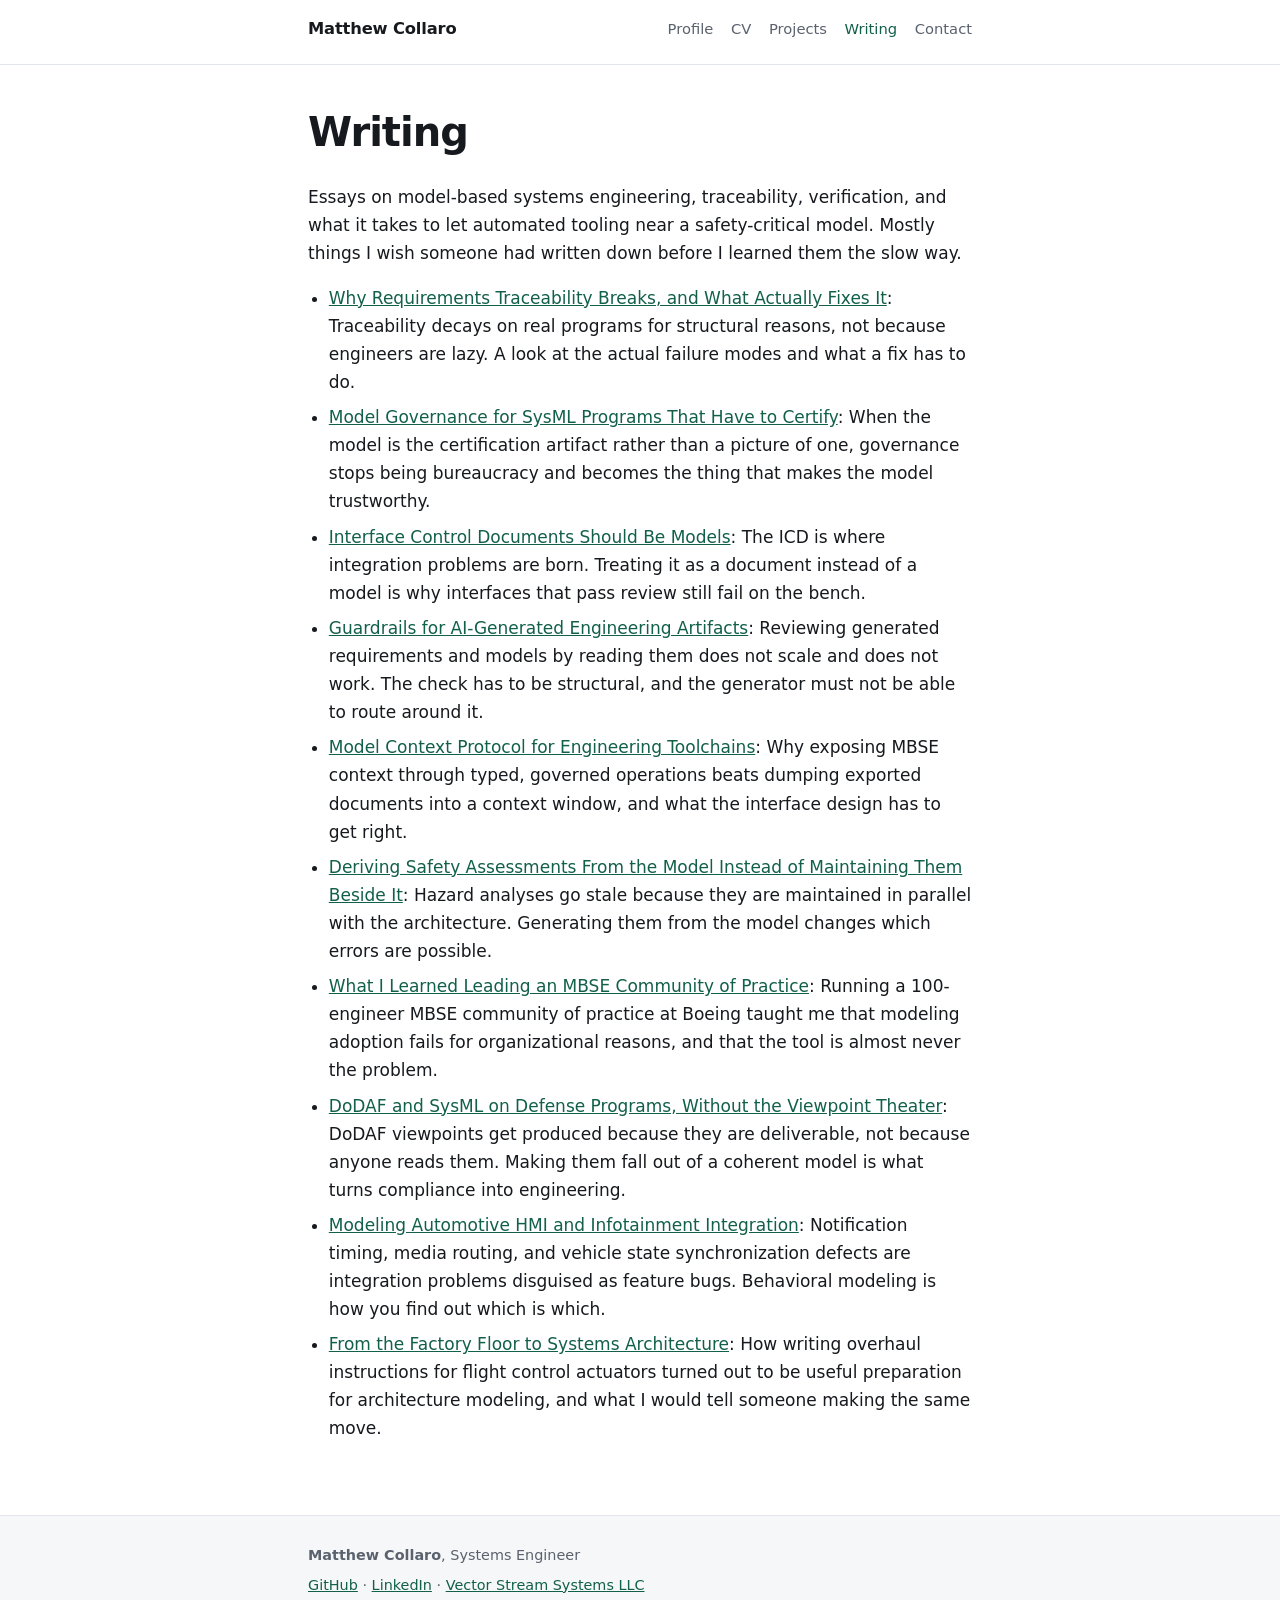
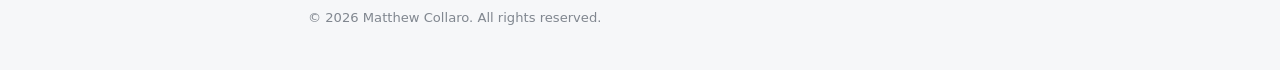
<file: docs/writing.html>
<!DOCTYPE html>
<html lang="en">
<head>
<meta charset="utf-8">
<meta name="viewport" content="width=device-width, initial-scale=1">
<title>Writing, Matthew Collaro</title>
<meta name="description" content="Essays by Matthew Collaro on model-based systems engineering, SysML, requirements traceability, verification, and guardrails for AI-generated engineering artifacts.">
<meta name="author" content="Matthew Collaro">
<meta name="robots" content="index,follow,max-image-preview:large">
<link rel="canonical" href="https://radsilent.github.io/matthew-collaro/writing.html">
<meta property="og:type" content="profile">
<meta property="og:site_name" content="Matthew Collaro">
<meta property="og:title" content="Writing, Matthew Collaro">
<meta property="og:description" content="Essays by Matthew Collaro on model-based systems engineering, SysML, requirements traceability, verification, and guardrails for AI-generated engineering artifacts.">
<meta property="og:url" content="https://radsilent.github.io/matthew-collaro/writing.html">
<meta property="og:locale" content="en_US">
<meta name="twitter:card" content="summary">
<meta name="twitter:title" content="Writing, Matthew Collaro">
<meta name="twitter:description" content="Essays by Matthew Collaro on model-based systems engineering, SysML, requirements traceability, verification, and guardrails for AI-generated engineering artifacts.">
<link rel="stylesheet" href="style.css">
<script type="application/ld+json">
{
  "@context": "https://schema.org",
  "@graph": [
    {
      "@type": "Person",
      "@id": "https://radsilent.github.io/matthew-collaro/#person",
      "name": "Matthew Collaro",
      "givenName": "Matthew",
      "familyName": "Collaro",
      "alternateName": "Matt Collaro",
      "url": "https://radsilent.github.io/matthew-collaro/",
      "jobTitle": "Systems Engineer and Founder",
      "description": "Systems engineer specializing in model-based systems engineering, SysML architecture modeling, and requirements traceability across aerospace, defense, and automotive programs.",
      "alumniOf": [
        {
          "@type": "CollegeOrUniversity",
          "name": "University of South Florida"
        },
        {
          "@type": "CollegeOrUniversity",
          "name": "Georgia Institute of Technology"
        }
      ],
      "knowsAbout": [
        "Model-Based Systems Engineering",
        "SysML",
        "Requirements Traceability",
        "Systems Architecture",
        "Aerospace Systems Engineering",
        "Model Context Protocol",
        "Verification and Validation",
        "DoDAF"
      ],
      "worksFor": {
        "@type": "Organization",
        "name": "Vector Stream Systems LLC",
        "url": "https://vectorstreamsystems.com/"
      },
      "sameAs": [
        "https://github.com/radsilent",
        "https://www.linkedin.com/in/mattcollaro/",
        "https://vectorstreamsystems.com/"
      ]
    },
    {
      "@type": "WebSite",
      "@id": "https://radsilent.github.io/matthew-collaro/#website",
      "url": "https://radsilent.github.io/matthew-collaro/",
      "name": "Matthew Collaro, Systems Engineer",
      "publisher": {
        "@id": "https://radsilent.github.io/matthew-collaro/#person"
      },
      "inLanguage": "en"
    },
    {
      "@type": "WebPage",
      "@id": "https://radsilent.github.io/matthew-collaro/writing.html#webpage",
      "url": "https://radsilent.github.io/matthew-collaro/writing.html",
      "name": "Writing, Matthew Collaro",
      "description": "Essays by Matthew Collaro on model-based systems engineering, SysML, requirements traceability, verification, and guardrails for AI-generated engineering artifacts.",
      "isPartOf": {
        "@id": "https://radsilent.github.io/matthew-collaro/#website"
      },
      "about": {
        "@id": "https://radsilent.github.io/matthew-collaro/#person"
      },
      "mainEntity": {
        "@id": "https://radsilent.github.io/matthew-collaro/#person"
      },
      "inLanguage": "en"
    }
  ]
}
</script>
</head>
<body>
<a class="skip" href="#main">Skip to content</a>
<header class="site-header">
  <div class="wrap">
    <a class="brand" href="index.html">Matthew Collaro</a>
    <nav aria-label="Primary">
      <ul>
        <li><a href="index.html">Profile</a></li>
        <li><a href="cv.html">CV</a></li>
        <li><a href="projects.html">Projects</a></li>
        <li><a href="writing.html" aria-current="page">Writing</a></li>
        <li><a href="contact.html">Contact</a></li>
      </ul>
    </nav>
  </div>
</header>

<main id="main" class="wrap">
  <article>
    <header class="page-head">
      <h1>Writing</h1>
    </header>
<p>Essays on model-based systems engineering, traceability, verification, and what it takes to let automated tooling near a safety-critical model. Mostly things I wish someone had written down before I learned them the slow way.</p>
<ul>
<li><a href="articles/requirements-traceability-breaks.html">Why Requirements Traceability Breaks, and What Actually Fixes It</a>: Traceability decays on real programs for structural reasons, not because engineers are lazy. A look at the actual failure modes and what a fix has to do.</li>
<li><a href="articles/sysml-model-governance.html">Model Governance for SysML Programs That Have to Certify</a>: When the model is the certification artifact rather than a picture of one, governance stops being bureaucracy and becomes the thing that makes the model trustworthy.</li>
<li><a href="articles/interface-control-documents-as-models.html">Interface Control Documents Should Be Models</a>: The ICD is where integration problems are born. Treating it as a document instead of a model is why interfaces that pass review still fail on the bench.</li>
<li><a href="articles/guardrails-for-ai-generated-engineering-artifacts.html">Guardrails for AI-Generated Engineering Artifacts</a>: Reviewing generated requirements and models by reading them does not scale and does not work. The check has to be structural, and the generator must not be able to route around it.</li>
<li><a href="articles/model-context-protocol-engineering-toolchains.html">Model Context Protocol for Engineering Toolchains</a>: Why exposing MBSE context through typed, governed operations beats dumping exported documents into a context window, and what the interface design has to get right.</li>
<li><a href="articles/model-based-safety-assessment.html">Deriving Safety Assessments From the Model Instead of Maintaining Them Beside It</a>: Hazard analyses go stale because they are maintained in parallel with the architecture. Generating them from the model changes which errors are possible.</li>
<li><a href="articles/mbse-adoption-community-of-practice.html">What I Learned Leading an MBSE Community of Practice</a>: Running a 100-engineer MBSE community of practice at Boeing taught me that modeling adoption fails for organizational reasons, and that the tool is almost never the problem.</li>
<li><a href="articles/dodaf-sysml-defense-integration.html">DoDAF and SysML on Defense Programs, Without the Viewpoint Theater</a>: DoDAF viewpoints get produced because they are deliverable, not because anyone reads them. Making them fall out of a coherent model is what turns compliance into engineering.</li>
<li><a href="articles/automotive-hmi-infotainment-modeling.html">Modeling Automotive HMI and Infotainment Integration</a>: Notification timing, media routing, and vehicle state synchronization defects are integration problems disguised as feature bugs. Behavioral modeling is how you find out which is which.</li>
<li><a href="articles/mechanical-engineer-to-mbse.html">From the Factory Floor to Systems Architecture</a>: How writing overhaul instructions for flight control actuators turned out to be useful preparation for architecture modeling, and what I would tell someone making the same move.</li>
</ul>
  </article>
</main>

<footer class="site-footer">
  <div class="wrap">
    <p><strong>Matthew Collaro</strong>, Systems Engineer</p>
    <p><a href="https://github.com/radsilent" rel="me noopener">GitHub</a> &middot;
       <a href="https://www.linkedin.com/in/mattcollaro/" rel="me noopener">LinkedIn</a> &middot;
       <a href="https://vectorstreamsystems.com/" rel="noopener">Vector Stream Systems LLC</a></p>
    <p class="fine">&copy; 2026 Matthew Collaro. All rights reserved.</p>
  </div>
</footer>
</body>
</html>
</file>
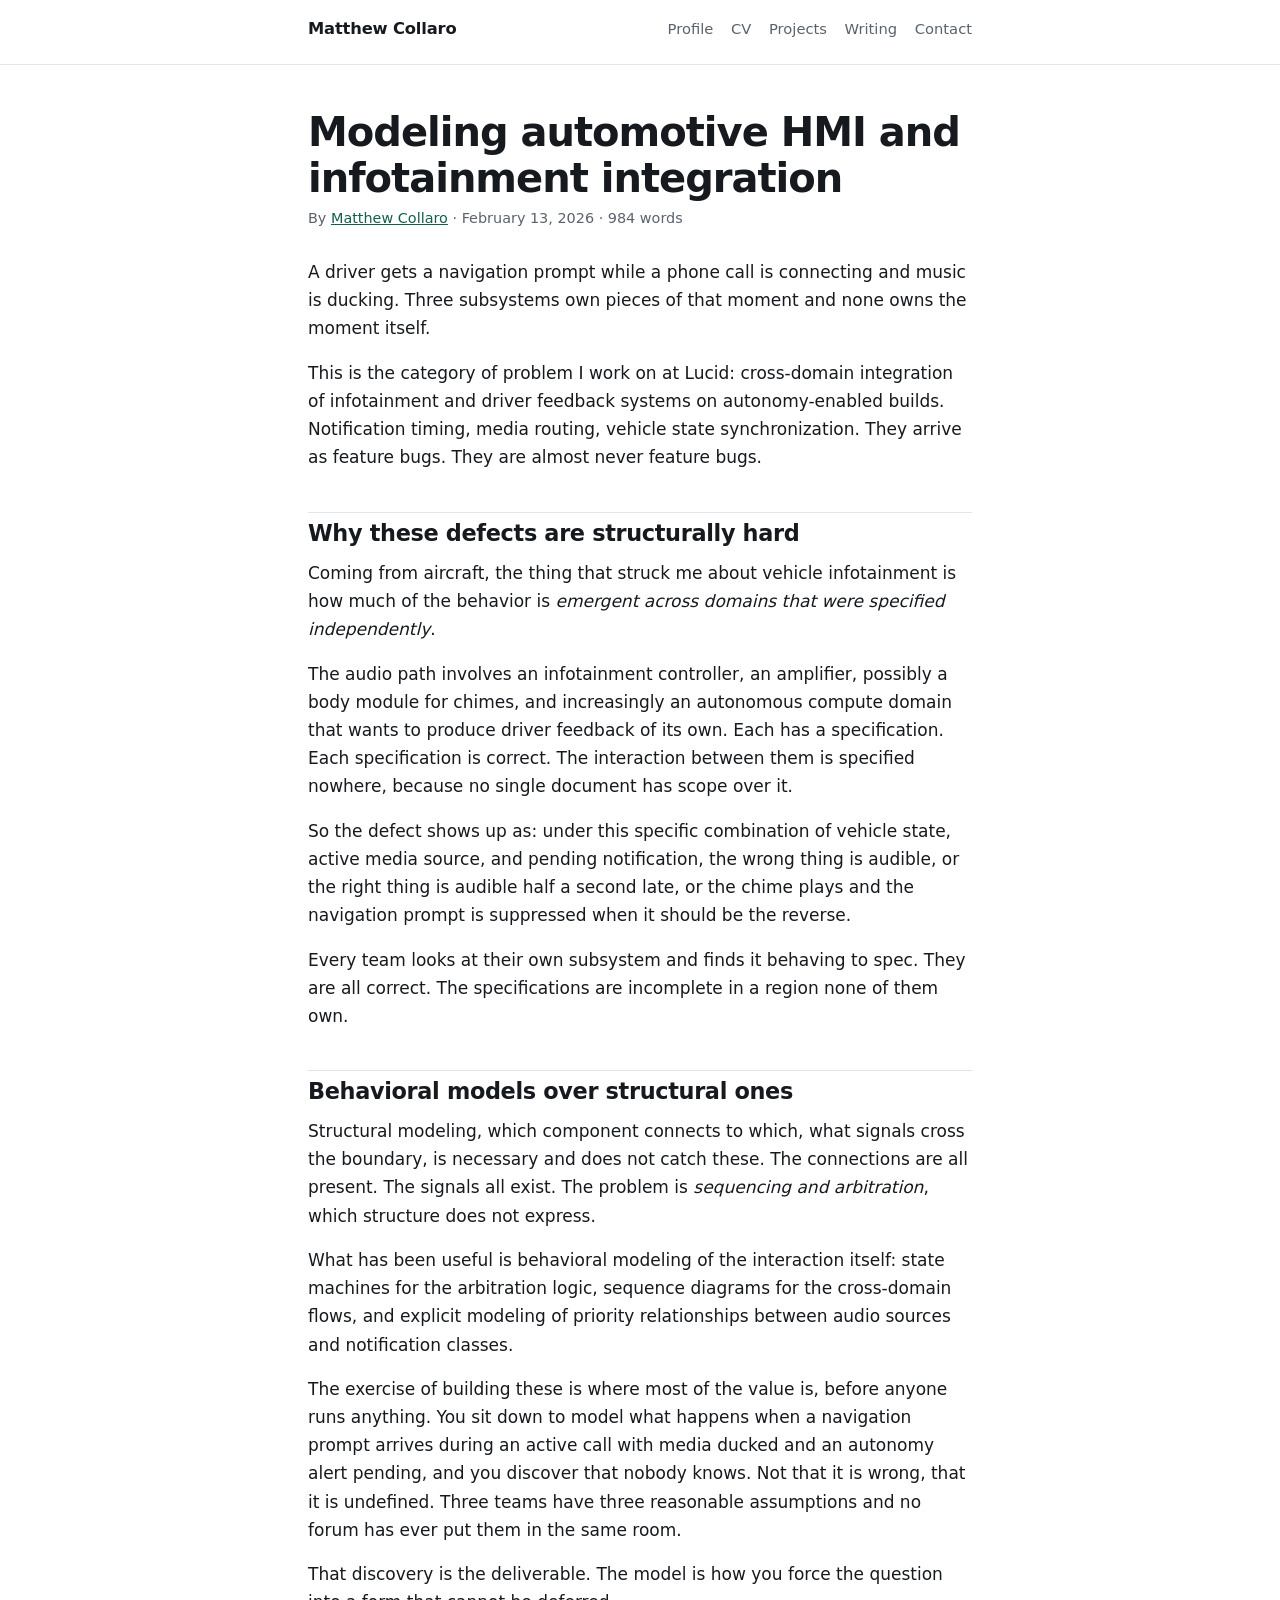
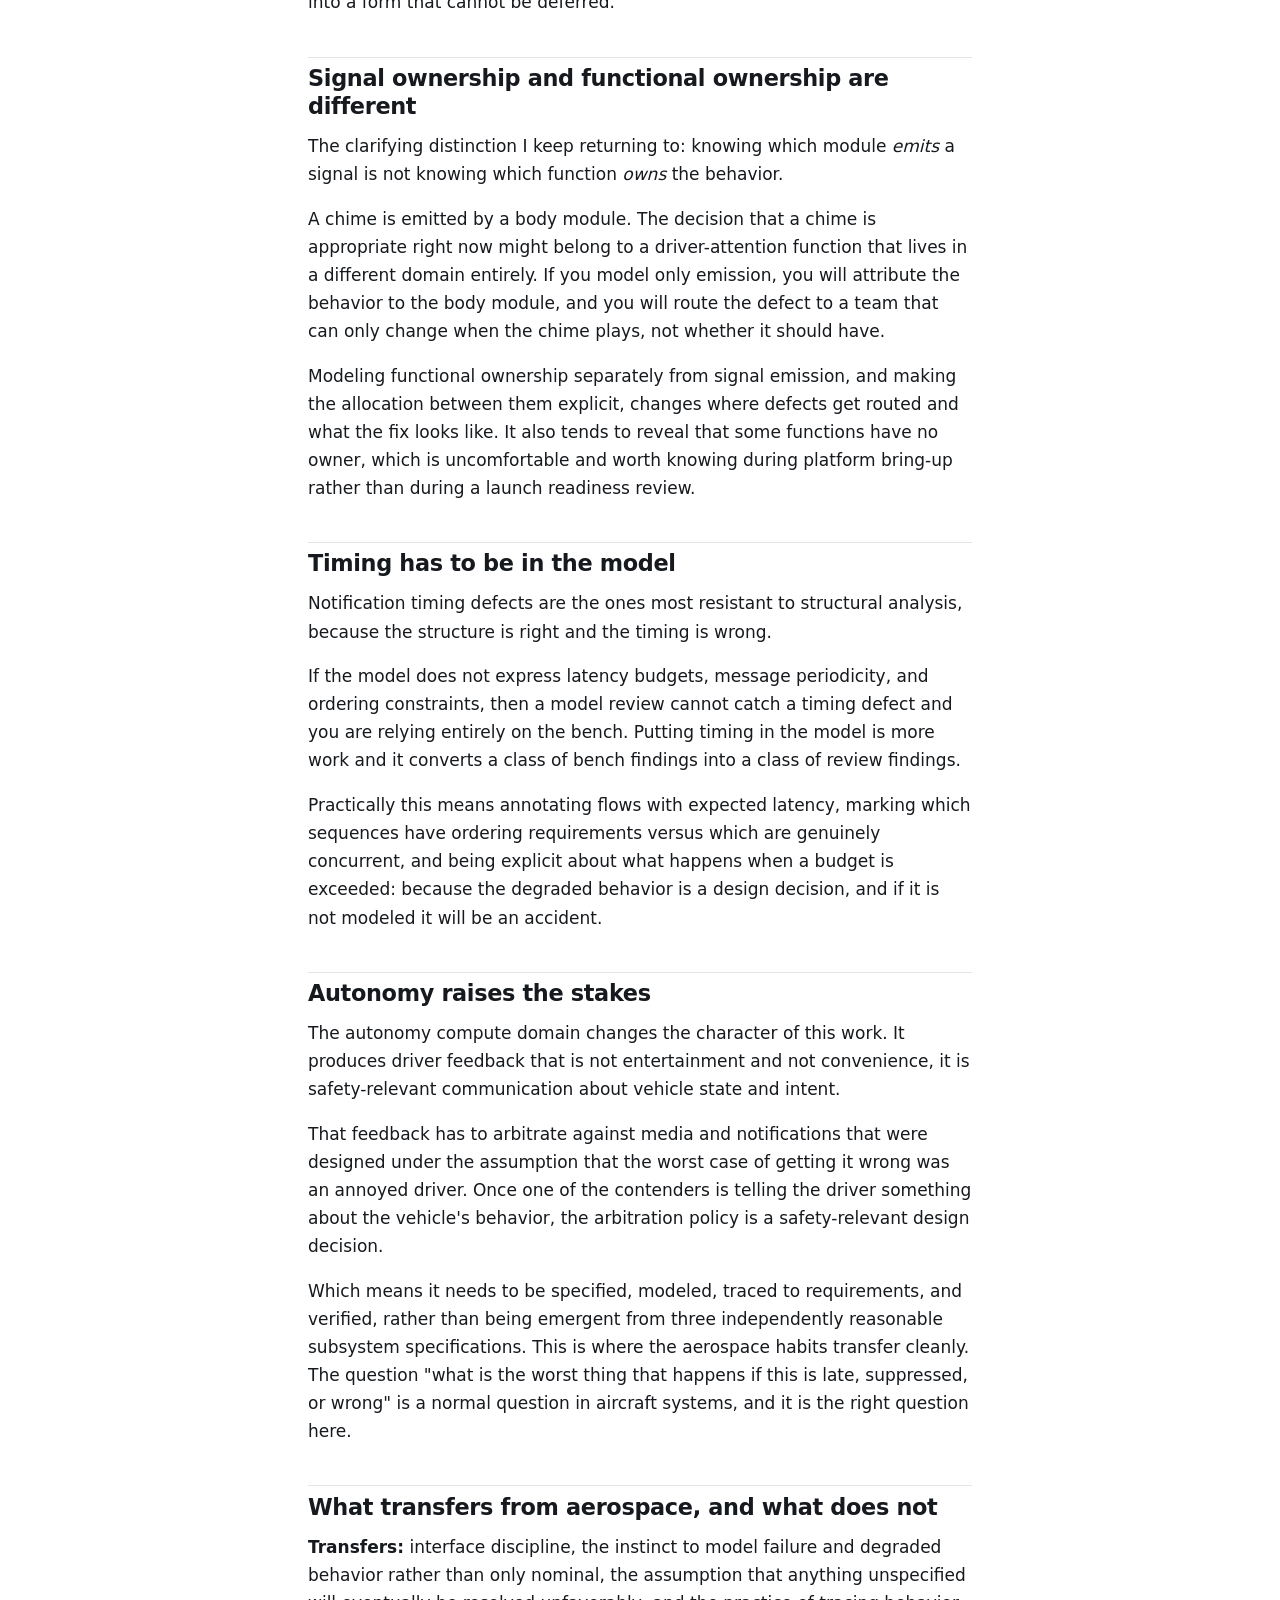
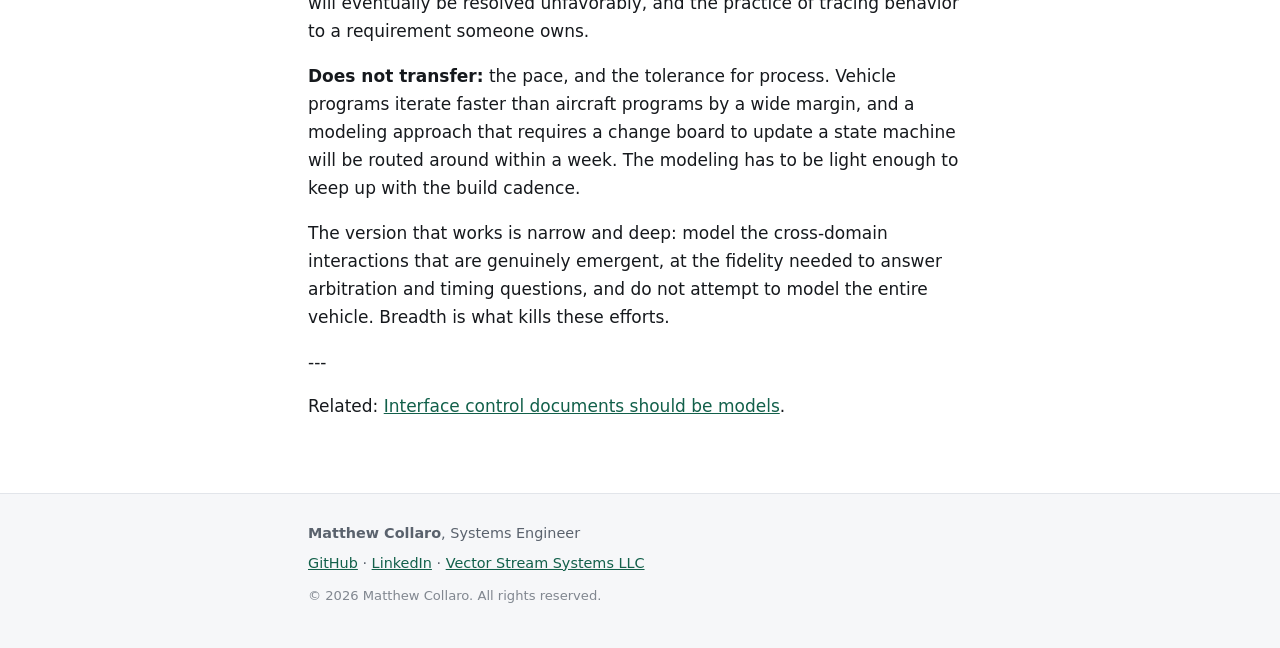
<file: docs/articles/automotive-hmi-infotainment-modeling.html>
<!DOCTYPE html>
<html lang="en">
<head>
<meta charset="utf-8">
<meta name="viewport" content="width=device-width, initial-scale=1">
<title>Modeling Automotive HMI and Infotainment Integration, Matthew Collaro</title>
<meta name="description" content="Notification timing, media routing, and vehicle state synchronization defects are integration problems disguised as feature bugs. Behavioral modeling is how you find out which is which.">
<meta name="author" content="Matthew Collaro">
<meta name="robots" content="index,follow,max-image-preview:large">
<link rel="canonical" href="https://radsilent.github.io/matthew-collaro/articles/automotive-hmi-infotainment-modeling.html">
<meta property="og:type" content="article">
<meta property="og:site_name" content="Matthew Collaro">
<meta property="og:title" content="Modeling Automotive HMI and Infotainment Integration, Matthew Collaro">
<meta property="og:description" content="Notification timing, media routing, and vehicle state synchronization defects are integration problems disguised as feature bugs. Behavioral modeling is how you find out which is which.">
<meta property="og:url" content="https://radsilent.github.io/matthew-collaro/articles/automotive-hmi-infotainment-modeling.html">
<meta property="og:locale" content="en_US">
<meta name="twitter:card" content="summary">
<meta name="twitter:title" content="Modeling Automotive HMI and Infotainment Integration, Matthew Collaro">
<meta name="twitter:description" content="Notification timing, media routing, and vehicle state synchronization defects are integration problems disguised as feature bugs. Behavioral modeling is how you find out which is which.">
<link rel="stylesheet" href="../style.css">
<script type="application/ld+json">
{
  "@context": "https://schema.org",
  "@graph": [
    {
      "@type": "Person",
      "@id": "https://radsilent.github.io/matthew-collaro/#person",
      "name": "Matthew Collaro",
      "givenName": "Matthew",
      "familyName": "Collaro",
      "alternateName": "Matt Collaro",
      "url": "https://radsilent.github.io/matthew-collaro/",
      "jobTitle": "Systems Engineer and Founder",
      "description": "Systems engineer specializing in model-based systems engineering, SysML architecture modeling, and requirements traceability across aerospace, defense, and automotive programs.",
      "alumniOf": [
        {
          "@type": "CollegeOrUniversity",
          "name": "University of South Florida"
        },
        {
          "@type": "CollegeOrUniversity",
          "name": "Georgia Institute of Technology"
        }
      ],
      "knowsAbout": [
        "Model-Based Systems Engineering",
        "SysML",
        "Requirements Traceability",
        "Systems Architecture",
        "Aerospace Systems Engineering",
        "Model Context Protocol",
        "Verification and Validation",
        "DoDAF"
      ],
      "worksFor": {
        "@type": "Organization",
        "name": "Vector Stream Systems LLC",
        "url": "https://vectorstreamsystems.com/"
      },
      "sameAs": [
        "https://github.com/radsilent",
        "https://www.linkedin.com/in/mattcollaro/",
        "https://vectorstreamsystems.com/"
      ]
    },
    {
      "@type": "WebSite",
      "@id": "https://radsilent.github.io/matthew-collaro/#website",
      "url": "https://radsilent.github.io/matthew-collaro/",
      "name": "Matthew Collaro, Systems Engineer",
      "publisher": {
        "@id": "https://radsilent.github.io/matthew-collaro/#person"
      },
      "inLanguage": "en"
    },
    {
      "@type": "BlogPosting",
      "@id": "https://radsilent.github.io/matthew-collaro/articles/automotive-hmi-infotainment-modeling.html#article",
      "headline": "Modeling Automotive HMI and Infotainment Integration, Matthew Collaro",
      "description": "Notification timing, media routing, and vehicle state synchronization defects are integration problems disguised as feature bugs. Behavioral modeling is how you find out which is which.",
      "url": "https://radsilent.github.io/matthew-collaro/articles/automotive-hmi-infotainment-modeling.html",
      "datePublished": "2026-02-13",
      "dateModified": "2026-02-13",
      "wordCount": 984,
      "author": {
        "@id": "https://radsilent.github.io/matthew-collaro/#person"
      },
      "publisher": {
        "@id": "https://radsilent.github.io/matthew-collaro/#person"
      },
      "isPartOf": {
        "@id": "https://radsilent.github.io/matthew-collaro/#website"
      },
      "mainEntityOfPage": "https://radsilent.github.io/matthew-collaro/articles/automotive-hmi-infotainment-modeling.html",
      "inLanguage": "en"
    }
  ]
}
</script>
</head>
<body>
<a class="skip" href="#main">Skip to content</a>
<header class="site-header">
  <div class="wrap">
    <a class="brand" href="../index.html">Matthew Collaro</a>
    <nav aria-label="Primary">
      <ul>
        <li><a href="../index.html">Profile</a></li>
        <li><a href="../cv.html">CV</a></li>
        <li><a href="../projects.html">Projects</a></li>
        <li><a href="../writing.html">Writing</a></li>
        <li><a href="../contact.html">Contact</a></li>
      </ul>
    </nav>
  </div>
</header>

<main id="main" class="wrap">
  <article>
    <header class="page-head">
      <h1>Modeling automotive HMI and infotainment integration</h1>
      <p class="byline">By <a href="../index.html" rel="author">Matthew Collaro</a> &middot; <time datetime="2026-02-13">February 13, 2026</time> &middot; 984 words</p>
    </header>
<p>A driver gets a navigation prompt while a phone call is connecting and music is ducking. Three subsystems own pieces of that moment and none owns the moment itself.</p>
<p>This is the category of problem I work on at Lucid: cross-domain integration of infotainment and driver feedback systems on autonomy-enabled builds. Notification timing, media routing, vehicle state synchronization. They arrive as feature bugs. They are almost never feature bugs.</p>
<h2 id="why-these-defects-are-structurally-hard">Why these defects are structurally hard</h2>
<p>Coming from aircraft, the thing that struck me about vehicle infotainment is how much of the behavior is <em>emergent across domains that were specified independently</em>.</p>
<p>The audio path involves an infotainment controller, an amplifier, possibly a body module for chimes, and increasingly an autonomous compute domain that wants to produce driver feedback of its own. Each has a specification. Each specification is correct. The interaction between them is specified nowhere, because no single document has scope over it.</p>
<p>So the defect shows up as: under this specific combination of vehicle state, active media source, and pending notification, the wrong thing is audible, or the right thing is audible half a second late, or the chime plays and the navigation prompt is suppressed when it should be the reverse.</p>
<p>Every team looks at their own subsystem and finds it behaving to spec. They are all correct. The specifications are incomplete in a region none of them own.</p>
<h2 id="behavioral-models-over-structural-ones">Behavioral models over structural ones</h2>
<p>Structural modeling, which component connects to which, what signals cross the boundary, is necessary and does not catch these. The connections are all present. The signals all exist. The problem is <em>sequencing and arbitration</em>, which structure does not express.</p>
<p>What has been useful is behavioral modeling of the interaction itself: state machines for the arbitration logic, sequence diagrams for the cross-domain flows, and explicit modeling of priority relationships between audio sources and notification classes.</p>
<p>The exercise of building these is where most of the value is, before anyone runs anything. You sit down to model what happens when a navigation prompt arrives during an active call with media ducked and an autonomy alert pending, and you discover that nobody knows. Not that it is wrong, that it is undefined. Three teams have three reasonable assumptions and no forum has ever put them in the same room.</p>
<p>That discovery is the deliverable. The model is how you force the question into a form that cannot be deferred.</p>
<h2 id="signal-ownership-and-functional-ownership-are-different">Signal ownership and functional ownership are different</h2>
<p>The clarifying distinction I keep returning to: knowing which module <em>emits</em> a signal is not knowing which function <em>owns</em> the behavior.</p>
<p>A chime is emitted by a body module. The decision that a chime is appropriate right now might belong to a driver-attention function that lives in a different domain entirely. If you model only emission, you will attribute the behavior to the body module, and you will route the defect to a team that can only change when the chime plays, not whether it should have.</p>
<p>Modeling functional ownership separately from signal emission, and making the allocation between them explicit, changes where defects get routed and what the fix looks like. It also tends to reveal that some functions have no owner, which is uncomfortable and worth knowing during platform bring-up rather than during a launch readiness review.</p>
<h2 id="timing-has-to-be-in-the-model">Timing has to be in the model</h2>
<p>Notification timing defects are the ones most resistant to structural analysis, because the structure is right and the timing is wrong.</p>
<p>If the model does not express latency budgets, message periodicity, and ordering constraints, then a model review cannot catch a timing defect and you are relying entirely on the bench. Putting timing in the model is more work and it converts a class of bench findings into a class of review findings.</p>
<p>Practically this means annotating flows with expected latency, marking which sequences have ordering requirements versus which are genuinely concurrent, and being explicit about what happens when a budget is exceeded: because the degraded behavior is a design decision, and if it is not modeled it will be an accident.</p>
<h2 id="autonomy-raises-the-stakes">Autonomy raises the stakes</h2>
<p>The autonomy compute domain changes the character of this work. It produces driver feedback that is not entertainment and not convenience, it is safety-relevant communication about vehicle state and intent.</p>
<p>That feedback has to arbitrate against media and notifications that were designed under the assumption that the worst case of getting it wrong was an annoyed driver. Once one of the contenders is telling the driver something about the vehicle's behavior, the arbitration policy is a safety-relevant design decision.</p>
<p>Which means it needs to be specified, modeled, traced to requirements, and verified, rather than being emergent from three independently reasonable subsystem specifications. This is where the aerospace habits transfer cleanly. The question "what is the worst thing that happens if this is late, suppressed, or wrong" is a normal question in aircraft systems, and it is the right question here.</p>
<h2 id="what-transfers-from-aerospace-and-what-does-not">What transfers from aerospace, and what does not</h2>
<p><strong>Transfers:</strong> interface discipline, the instinct to model failure and degraded behavior rather than only nominal, the assumption that anything unspecified will eventually be resolved unfavorably, and the practice of tracing behavior to a requirement someone owns.</p>
<p><strong>Does not transfer:</strong> the pace, and the tolerance for process. Vehicle programs iterate faster than aircraft programs by a wide margin, and a modeling approach that requires a change board to update a state machine will be routed around within a week. The modeling has to be light enough to keep up with the build cadence.</p>
<p>The version that works is narrow and deep: model the cross-domain interactions that are genuinely emergent, at the fidelity needed to answer arbitration and timing questions, and do not attempt to model the entire vehicle. Breadth is what kills these efforts.</p>
<p>---</p>
<p>Related: <a href="interface-control-documents-as-models.html">Interface control documents should be models</a>.</p>
  </article>
</main>

<footer class="site-footer">
  <div class="wrap">
    <p><strong>Matthew Collaro</strong>, Systems Engineer</p>
    <p><a href="https://github.com/radsilent" rel="me noopener">GitHub</a> &middot;
       <a href="https://www.linkedin.com/in/mattcollaro/" rel="me noopener">LinkedIn</a> &middot;
       <a href="https://vectorstreamsystems.com/" rel="noopener">Vector Stream Systems LLC</a></p>
    <p class="fine">&copy; 2026 Matthew Collaro. All rights reserved.</p>
  </div>
</footer>
</body>
</html>
</file>
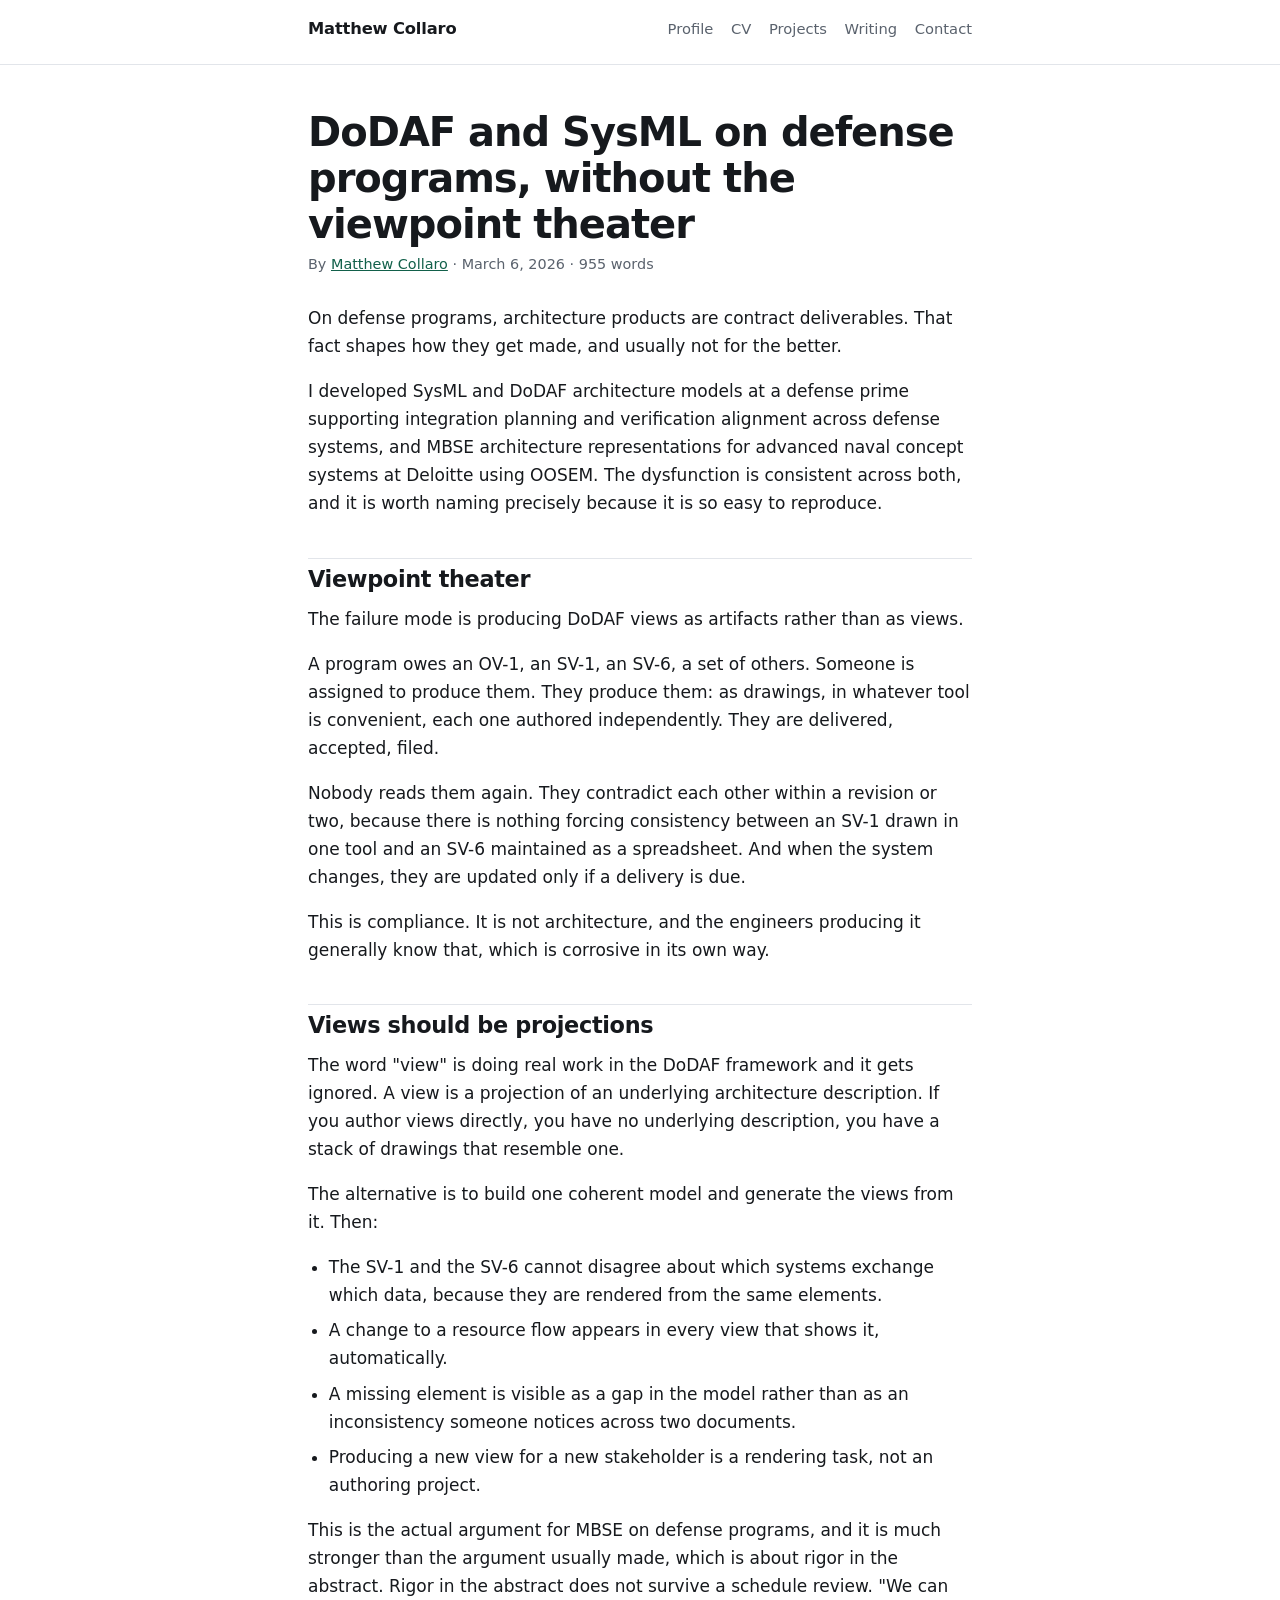
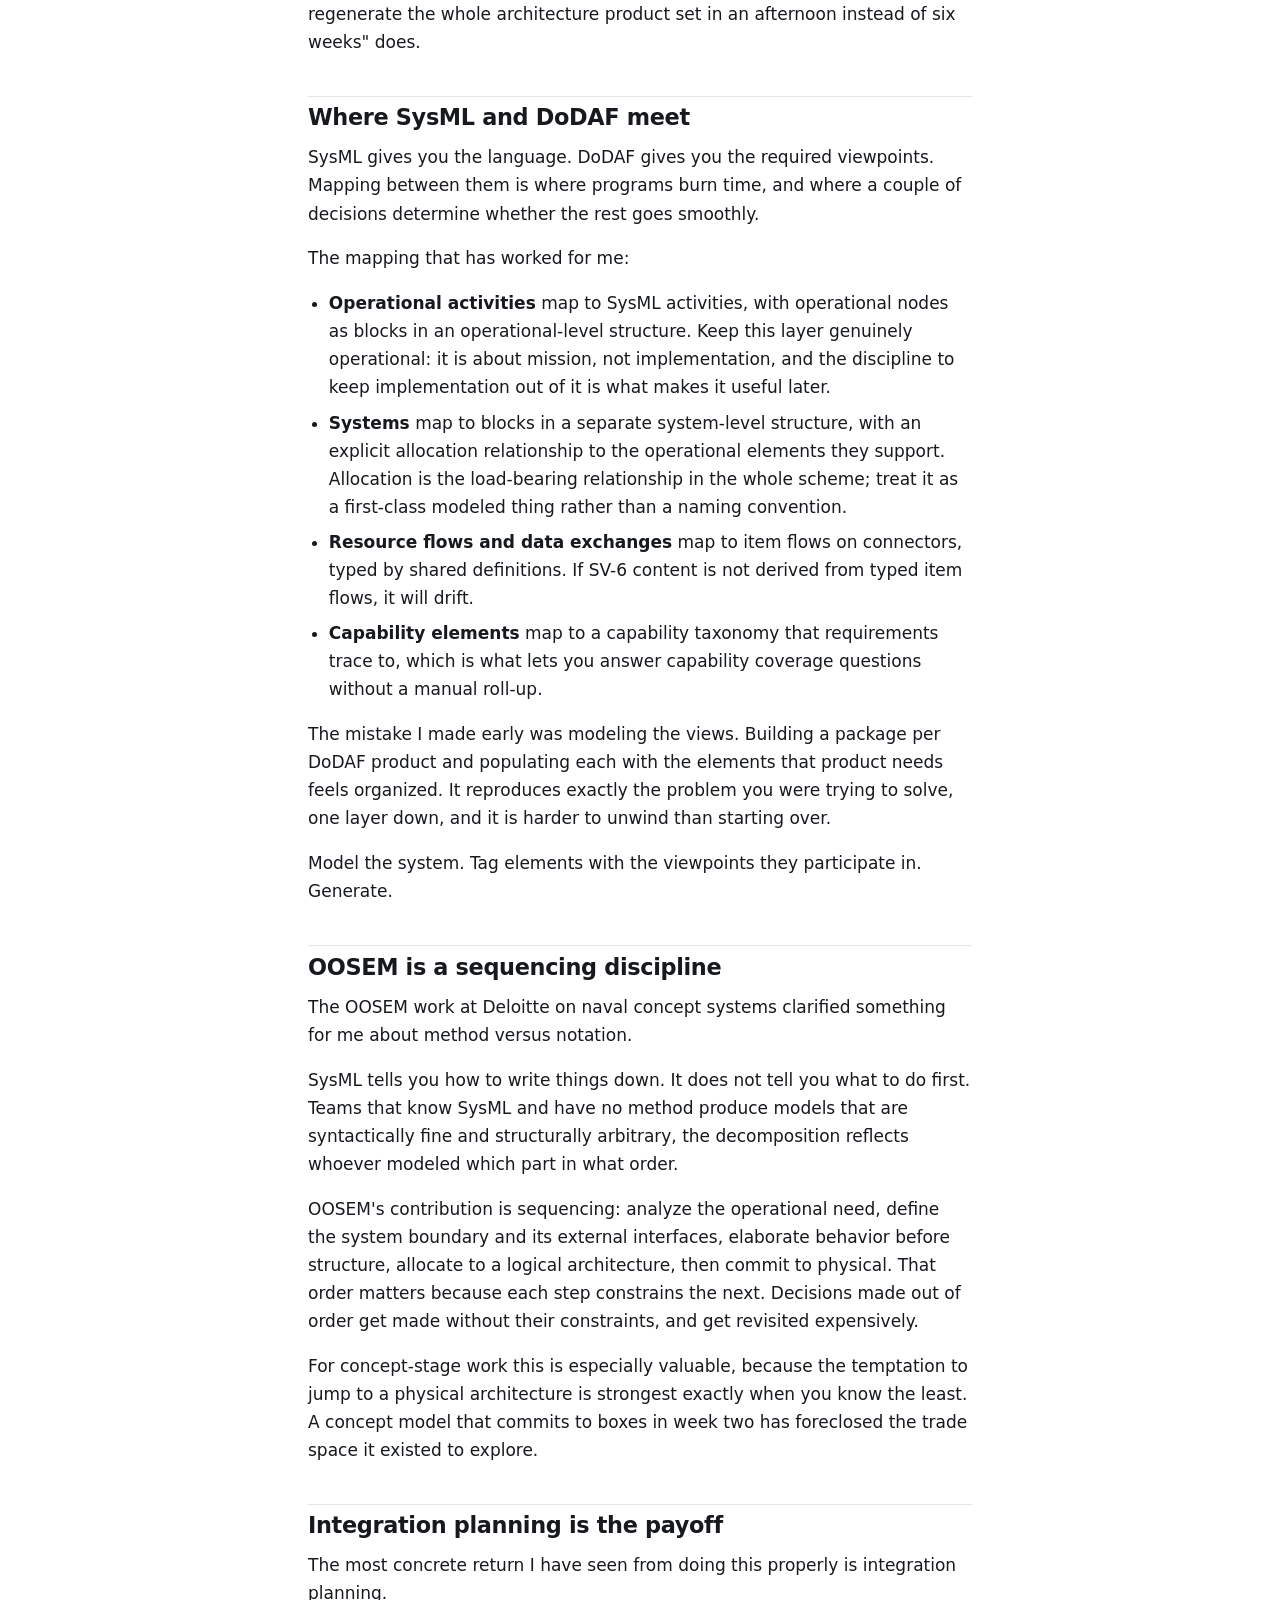
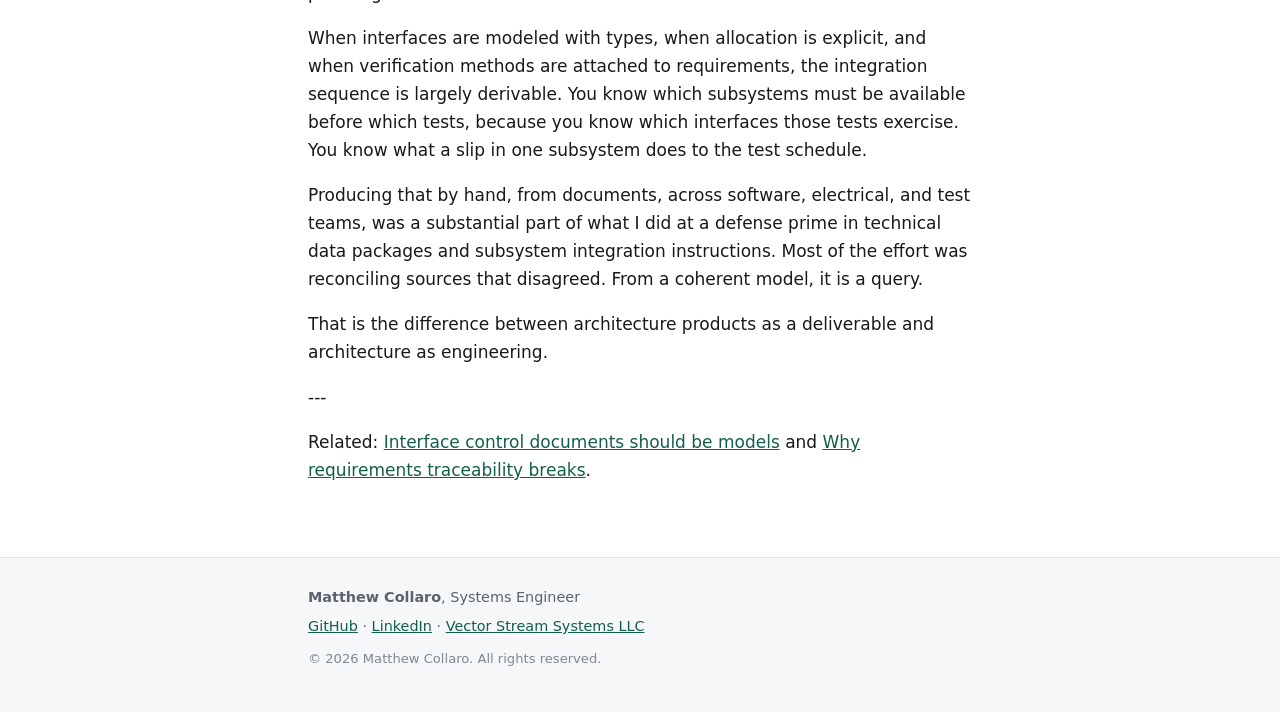
<file: docs/articles/dodaf-sysml-defense-integration.html>
<!DOCTYPE html>
<html lang="en">
<head>
<meta charset="utf-8">
<meta name="viewport" content="width=device-width, initial-scale=1">
<title>DoDAF and SysML on Defense Programs, Without the Viewpoint Theater, Matthew Collaro</title>
<meta name="description" content="DoDAF viewpoints get produced because they are deliverable, not because anyone reads them. Making them fall out of a coherent model is what turns compliance into engineering.">
<meta name="author" content="Matthew Collaro">
<meta name="robots" content="index,follow,max-image-preview:large">
<link rel="canonical" href="https://radsilent.github.io/matthew-collaro/articles/dodaf-sysml-defense-integration.html">
<meta property="og:type" content="article">
<meta property="og:site_name" content="Matthew Collaro">
<meta property="og:title" content="DoDAF and SysML on Defense Programs, Without the Viewpoint Theater, Matthew Collaro">
<meta property="og:description" content="DoDAF viewpoints get produced because they are deliverable, not because anyone reads them. Making them fall out of a coherent model is what turns compliance into engineering.">
<meta property="og:url" content="https://radsilent.github.io/matthew-collaro/articles/dodaf-sysml-defense-integration.html">
<meta property="og:locale" content="en_US">
<meta name="twitter:card" content="summary">
<meta name="twitter:title" content="DoDAF and SysML on Defense Programs, Without the Viewpoint Theater, Matthew Collaro">
<meta name="twitter:description" content="DoDAF viewpoints get produced because they are deliverable, not because anyone reads them. Making them fall out of a coherent model is what turns compliance into engineering.">
<link rel="stylesheet" href="../style.css">
<script type="application/ld+json">
{
  "@context": "https://schema.org",
  "@graph": [
    {
      "@type": "Person",
      "@id": "https://radsilent.github.io/matthew-collaro/#person",
      "name": "Matthew Collaro",
      "givenName": "Matthew",
      "familyName": "Collaro",
      "alternateName": "Matt Collaro",
      "url": "https://radsilent.github.io/matthew-collaro/",
      "jobTitle": "Systems Engineer and Founder",
      "description": "Systems engineer specializing in model-based systems engineering, SysML architecture modeling, and requirements traceability across aerospace, defense, and automotive programs.",
      "alumniOf": [
        {
          "@type": "CollegeOrUniversity",
          "name": "University of South Florida"
        },
        {
          "@type": "CollegeOrUniversity",
          "name": "Georgia Institute of Technology"
        }
      ],
      "knowsAbout": [
        "Model-Based Systems Engineering",
        "SysML",
        "Requirements Traceability",
        "Systems Architecture",
        "Aerospace Systems Engineering",
        "Model Context Protocol",
        "Verification and Validation",
        "DoDAF"
      ],
      "worksFor": {
        "@type": "Organization",
        "name": "Vector Stream Systems LLC",
        "url": "https://vectorstreamsystems.com/"
      },
      "sameAs": [
        "https://github.com/radsilent",
        "https://www.linkedin.com/in/mattcollaro/",
        "https://vectorstreamsystems.com/"
      ]
    },
    {
      "@type": "WebSite",
      "@id": "https://radsilent.github.io/matthew-collaro/#website",
      "url": "https://radsilent.github.io/matthew-collaro/",
      "name": "Matthew Collaro, Systems Engineer",
      "publisher": {
        "@id": "https://radsilent.github.io/matthew-collaro/#person"
      },
      "inLanguage": "en"
    },
    {
      "@type": "BlogPosting",
      "@id": "https://radsilent.github.io/matthew-collaro/articles/dodaf-sysml-defense-integration.html#article",
      "headline": "DoDAF and SysML on Defense Programs, Without the Viewpoint Theater, Matthew Collaro",
      "description": "DoDAF viewpoints get produced because they are deliverable, not because anyone reads them. Making them fall out of a coherent model is what turns compliance into engineering.",
      "url": "https://radsilent.github.io/matthew-collaro/articles/dodaf-sysml-defense-integration.html",
      "datePublished": "2026-03-06",
      "dateModified": "2026-03-06",
      "wordCount": 955,
      "author": {
        "@id": "https://radsilent.github.io/matthew-collaro/#person"
      },
      "publisher": {
        "@id": "https://radsilent.github.io/matthew-collaro/#person"
      },
      "isPartOf": {
        "@id": "https://radsilent.github.io/matthew-collaro/#website"
      },
      "mainEntityOfPage": "https://radsilent.github.io/matthew-collaro/articles/dodaf-sysml-defense-integration.html",
      "inLanguage": "en"
    }
  ]
}
</script>
</head>
<body>
<a class="skip" href="#main">Skip to content</a>
<header class="site-header">
  <div class="wrap">
    <a class="brand" href="../index.html">Matthew Collaro</a>
    <nav aria-label="Primary">
      <ul>
        <li><a href="../index.html">Profile</a></li>
        <li><a href="../cv.html">CV</a></li>
        <li><a href="../projects.html">Projects</a></li>
        <li><a href="../writing.html">Writing</a></li>
        <li><a href="../contact.html">Contact</a></li>
      </ul>
    </nav>
  </div>
</header>

<main id="main" class="wrap">
  <article>
    <header class="page-head">
      <h1>DoDAF and SysML on defense programs, without the viewpoint theater</h1>
      <p class="byline">By <a href="../index.html" rel="author">Matthew Collaro</a> &middot; <time datetime="2026-03-06">March 6, 2026</time> &middot; 955 words</p>
    </header>
<p>On defense programs, architecture products are contract deliverables. That fact shapes how they get made, and usually not for the better.</p>
<p>I developed SysML and DoDAF architecture models at a defense prime supporting integration planning and verification alignment across defense systems, and MBSE architecture representations for advanced naval concept systems at Deloitte using OOSEM. The dysfunction is consistent across both, and it is worth naming precisely because it is so easy to reproduce.</p>
<h2 id="viewpoint-theater">Viewpoint theater</h2>
<p>The failure mode is producing DoDAF views as artifacts rather than as views.</p>
<p>A program owes an OV-1, an SV-1, an SV-6, a set of others. Someone is assigned to produce them. They produce them: as drawings, in whatever tool is convenient, each one authored independently. They are delivered, accepted, filed.</p>
<p>Nobody reads them again. They contradict each other within a revision or two, because there is nothing forcing consistency between an SV-1 drawn in one tool and an SV-6 maintained as a spreadsheet. And when the system changes, they are updated only if a delivery is due.</p>
<p>This is compliance. It is not architecture, and the engineers producing it generally know that, which is corrosive in its own way.</p>
<h2 id="views-should-be-projections">Views should be projections</h2>
<p>The word "view" is doing real work in the DoDAF framework and it gets ignored. A view is a projection of an underlying architecture description. If you author views directly, you have no underlying description, you have a stack of drawings that resemble one.</p>
<p>The alternative is to build one coherent model and generate the views from it. Then:</p>
<ul>
<li>The SV-1 and the SV-6 cannot disagree about which systems exchange which data, because they are rendered from the same elements.</li>
<li>A change to a resource flow appears in every view that shows it, automatically.</li>
<li>A missing element is visible as a gap in the model rather than as an inconsistency someone notices across two documents.</li>
<li>Producing a new view for a new stakeholder is a rendering task, not an authoring project.</li>
</ul>
<p>This is the actual argument for MBSE on defense programs, and it is much stronger than the argument usually made, which is about rigor in the abstract. Rigor in the abstract does not survive a schedule review. "We can regenerate the whole architecture product set in an afternoon instead of six weeks" does.</p>
<h2 id="where-sysml-and-dodaf-meet">Where SysML and DoDAF meet</h2>
<p>SysML gives you the language. DoDAF gives you the required viewpoints. Mapping between them is where programs burn time, and where a couple of decisions determine whether the rest goes smoothly.</p>
<p>The mapping that has worked for me:</p>
<ul>
<li><strong>Operational activities</strong> map to SysML activities, with operational nodes as blocks in an operational-level structure. Keep this layer genuinely operational: it is about mission, not implementation, and the discipline to keep implementation out of it is what makes it useful later.</li>
<li><strong>Systems</strong> map to blocks in a separate system-level structure, with an explicit allocation relationship to the operational elements they support. Allocation is the load-bearing relationship in the whole scheme; treat it as a first-class modeled thing rather than a naming convention.</li>
<li><strong>Resource flows and data exchanges</strong> map to item flows on connectors, typed by shared definitions. If SV-6 content is not derived from typed item flows, it will drift.</li>
<li><strong>Capability elements</strong> map to a capability taxonomy that requirements trace to, which is what lets you answer capability coverage questions without a manual roll-up.</li>
</ul>
<p>The mistake I made early was modeling the views. Building a package per DoDAF product and populating each with the elements that product needs feels organized. It reproduces exactly the problem you were trying to solve, one layer down, and it is harder to unwind than starting over.</p>
<p>Model the system. Tag elements with the viewpoints they participate in. Generate.</p>
<h2 id="oosem-is-a-sequencing-discipline">OOSEM is a sequencing discipline</h2>
<p>The OOSEM work at Deloitte on naval concept systems clarified something for me about method versus notation.</p>
<p>SysML tells you how to write things down. It does not tell you what to do first. Teams that know SysML and have no method produce models that are syntactically fine and structurally arbitrary, the decomposition reflects whoever modeled which part in what order.</p>
<p>OOSEM's contribution is sequencing: analyze the operational need, define the system boundary and its external interfaces, elaborate behavior before structure, allocate to a logical architecture, then commit to physical. That order matters because each step constrains the next. Decisions made out of order get made without their constraints, and get revisited expensively.</p>
<p>For concept-stage work this is especially valuable, because the temptation to jump to a physical architecture is strongest exactly when you know the least. A concept model that commits to boxes in week two has foreclosed the trade space it existed to explore.</p>
<h2 id="integration-planning-is-the-payoff">Integration planning is the payoff</h2>
<p>The most concrete return I have seen from doing this properly is integration planning.</p>
<p>When interfaces are modeled with types, when allocation is explicit, and when verification methods are attached to requirements, the integration sequence is largely derivable. You know which subsystems must be available before which tests, because you know which interfaces those tests exercise. You know what a slip in one subsystem does to the test schedule.</p>
<p>Producing that by hand, from documents, across software, electrical, and test teams, was a substantial part of what I did at a defense prime in technical data packages and subsystem integration instructions. Most of the effort was reconciling sources that disagreed. From a coherent model, it is a query.</p>
<p>That is the difference between architecture products as a deliverable and architecture as engineering.</p>
<p>---</p>
<p>Related: <a href="interface-control-documents-as-models.html">Interface control documents should be models</a> and <a href="requirements-traceability-breaks.html">Why requirements traceability breaks</a>.</p>
  </article>
</main>

<footer class="site-footer">
  <div class="wrap">
    <p><strong>Matthew Collaro</strong>, Systems Engineer</p>
    <p><a href="https://github.com/radsilent" rel="me noopener">GitHub</a> &middot;
       <a href="https://www.linkedin.com/in/mattcollaro/" rel="me noopener">LinkedIn</a> &middot;
       <a href="https://vectorstreamsystems.com/" rel="noopener">Vector Stream Systems LLC</a></p>
    <p class="fine">&copy; 2026 Matthew Collaro. All rights reserved.</p>
  </div>
</footer>
</body>
</html>
</file>
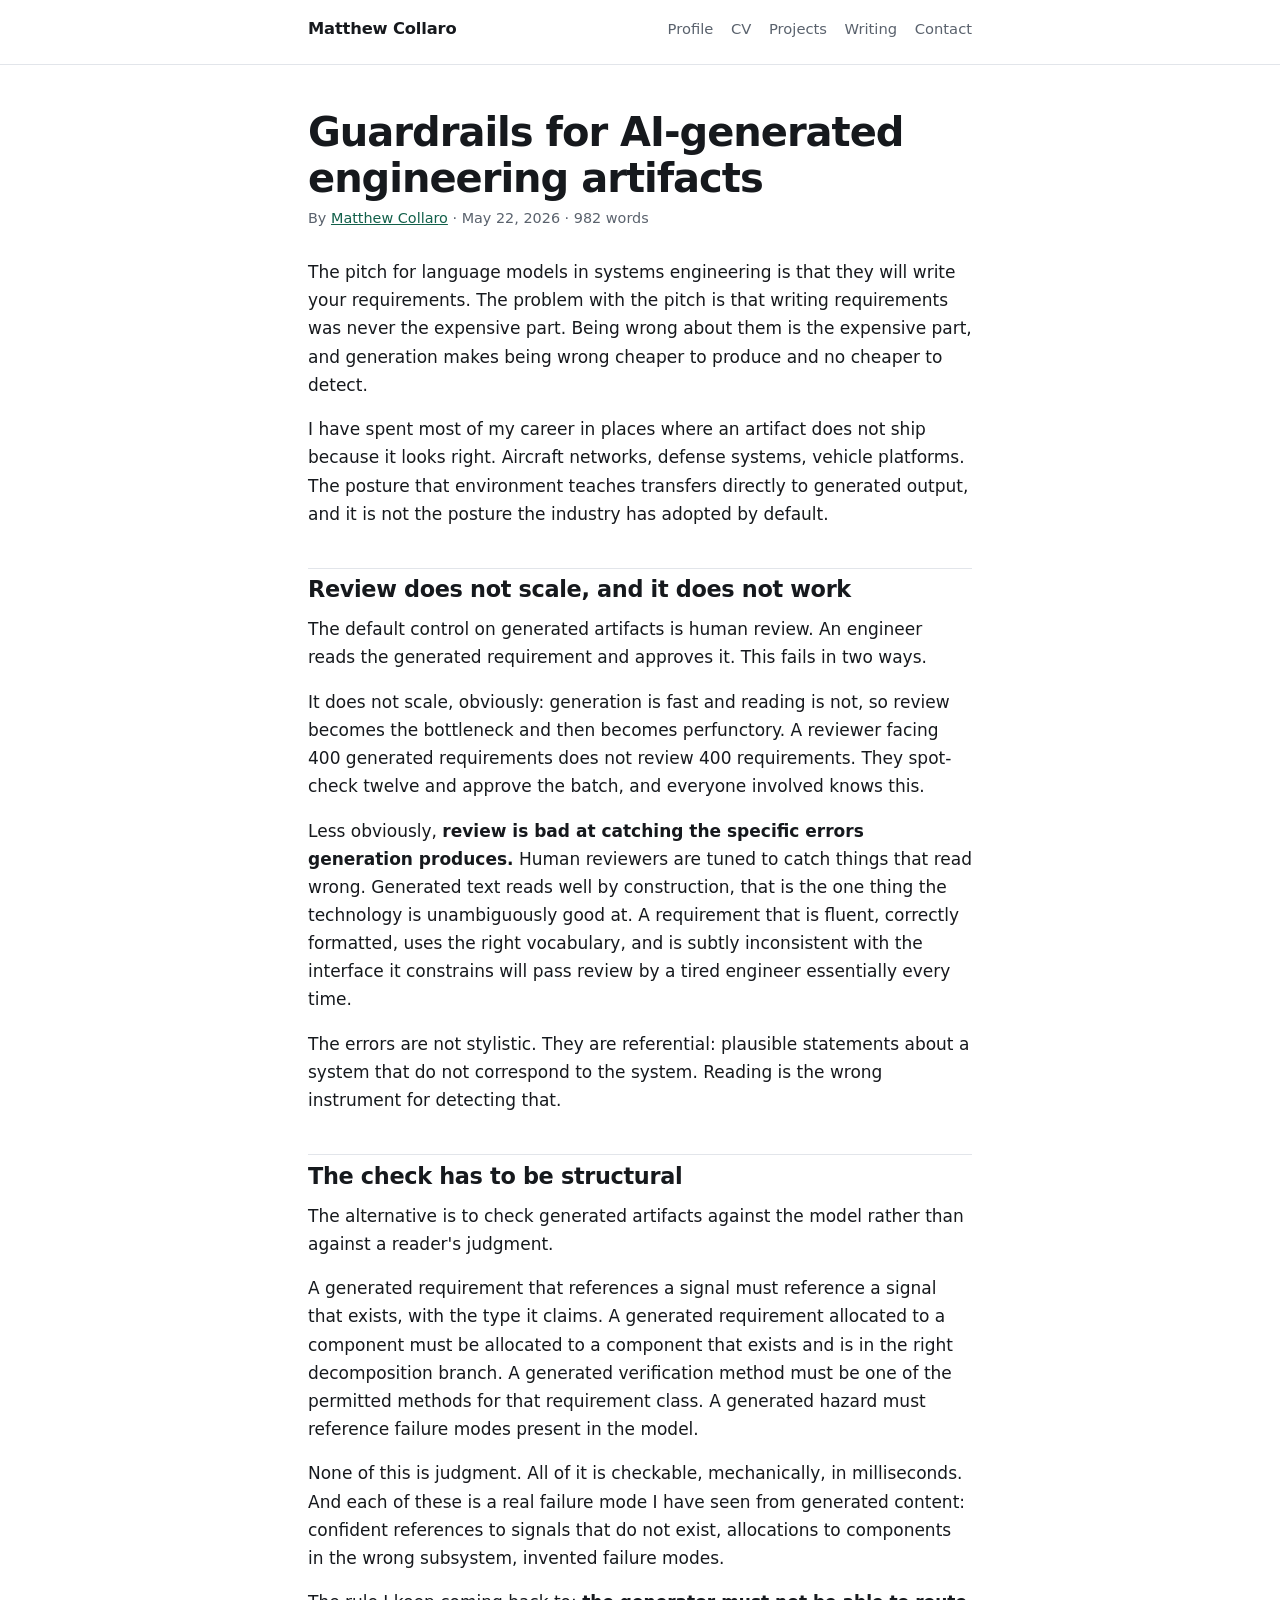
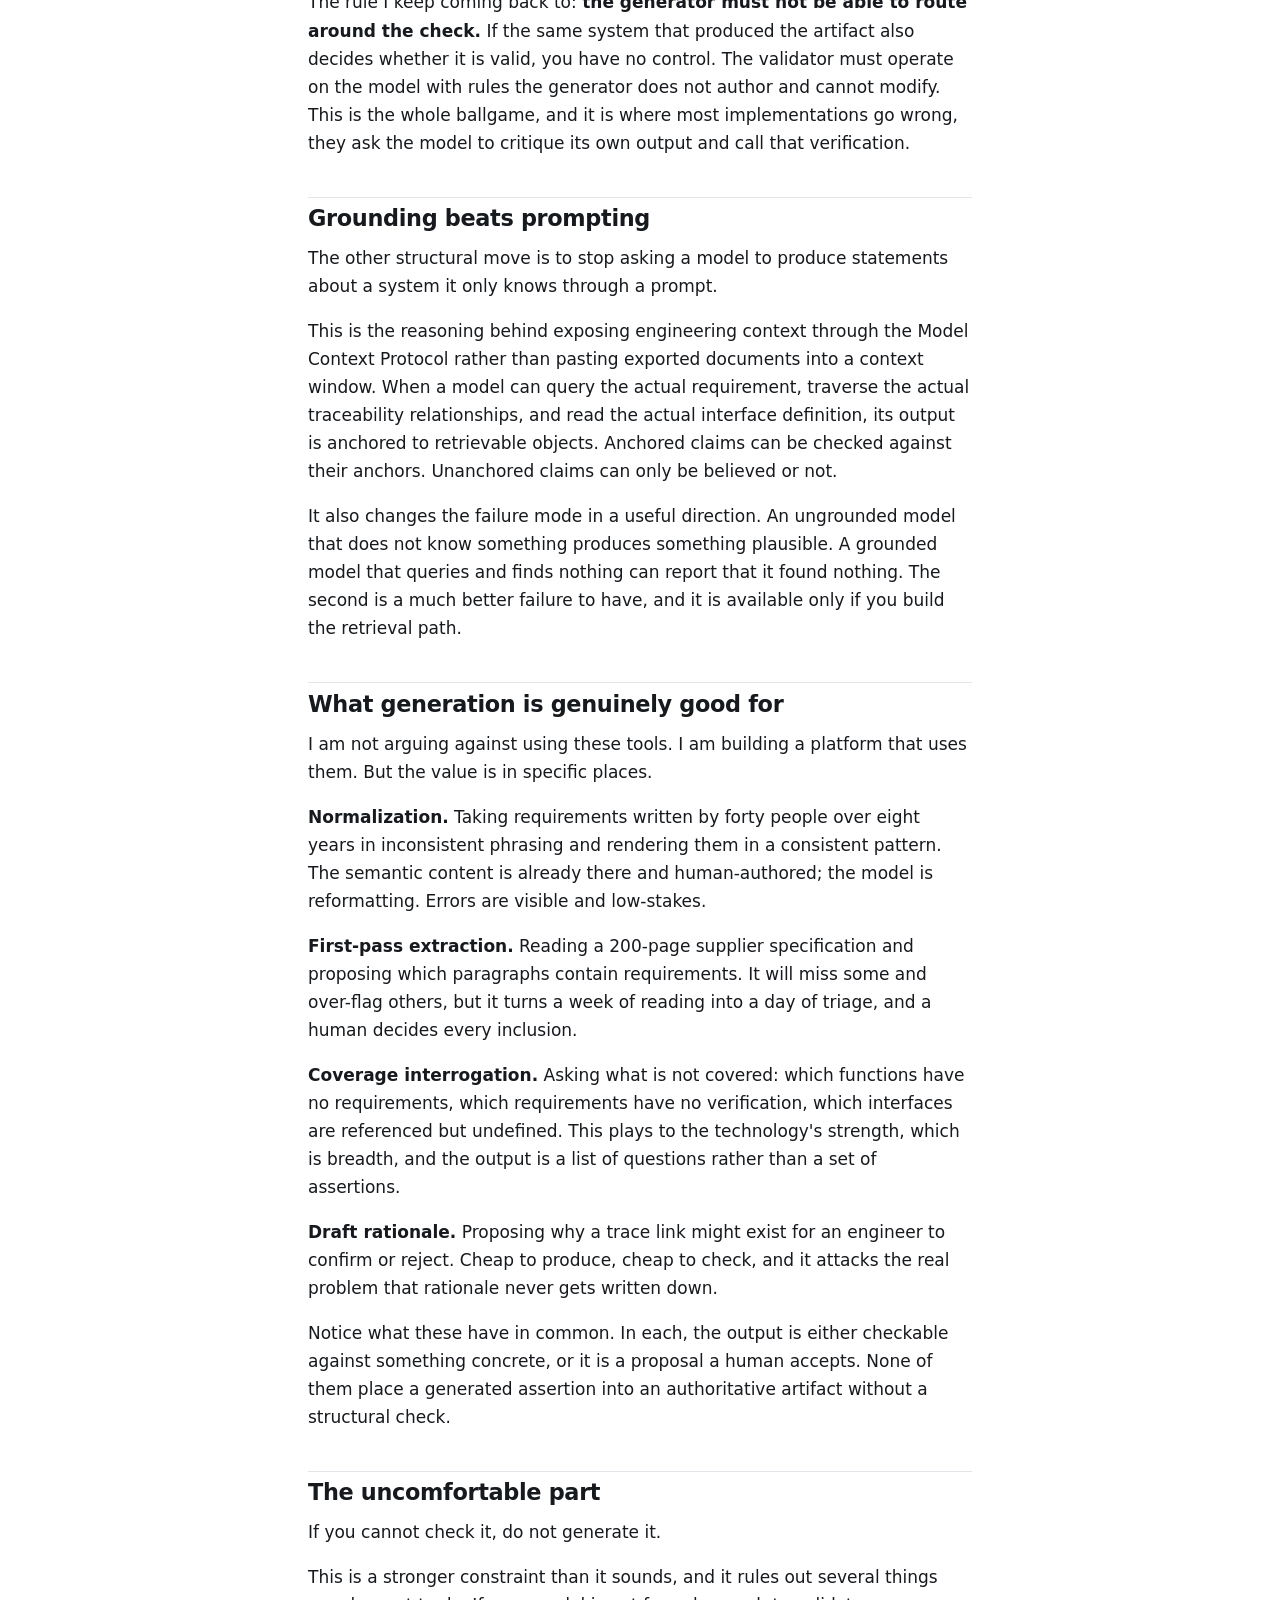
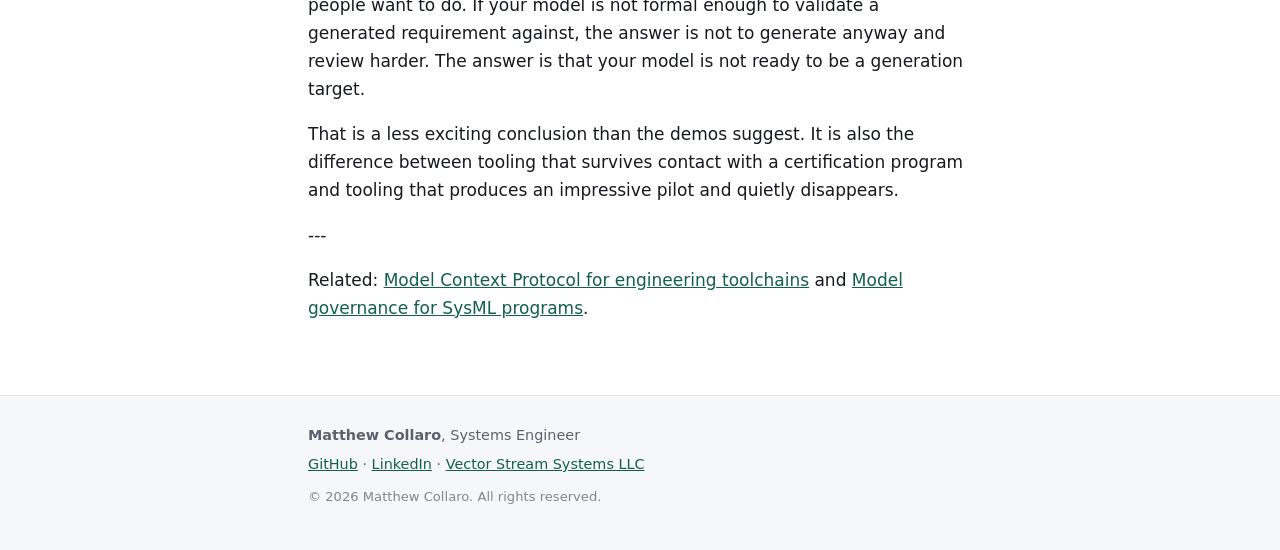
<file: docs/articles/guardrails-for-ai-generated-engineering-artifacts.html>
<!DOCTYPE html>
<html lang="en">
<head>
<meta charset="utf-8">
<meta name="viewport" content="width=device-width, initial-scale=1">
<title>Guardrails for AI-Generated Engineering Artifacts, Matthew Collaro</title>
<meta name="description" content="Reviewing generated requirements and models by reading them does not scale and does not work. The check has to be structural, and the generator must not be able to route around it.">
<meta name="author" content="Matthew Collaro">
<meta name="robots" content="index,follow,max-image-preview:large">
<link rel="canonical" href="https://radsilent.github.io/matthew-collaro/articles/guardrails-for-ai-generated-engineering-artifacts.html">
<meta property="og:type" content="article">
<meta property="og:site_name" content="Matthew Collaro">
<meta property="og:title" content="Guardrails for AI-Generated Engineering Artifacts, Matthew Collaro">
<meta property="og:description" content="Reviewing generated requirements and models by reading them does not scale and does not work. The check has to be structural, and the generator must not be able to route around it.">
<meta property="og:url" content="https://radsilent.github.io/matthew-collaro/articles/guardrails-for-ai-generated-engineering-artifacts.html">
<meta property="og:locale" content="en_US">
<meta name="twitter:card" content="summary">
<meta name="twitter:title" content="Guardrails for AI-Generated Engineering Artifacts, Matthew Collaro">
<meta name="twitter:description" content="Reviewing generated requirements and models by reading them does not scale and does not work. The check has to be structural, and the generator must not be able to route around it.">
<link rel="stylesheet" href="../style.css">
<script type="application/ld+json">
{
  "@context": "https://schema.org",
  "@graph": [
    {
      "@type": "Person",
      "@id": "https://radsilent.github.io/matthew-collaro/#person",
      "name": "Matthew Collaro",
      "givenName": "Matthew",
      "familyName": "Collaro",
      "alternateName": "Matt Collaro",
      "url": "https://radsilent.github.io/matthew-collaro/",
      "jobTitle": "Systems Engineer and Founder",
      "description": "Systems engineer specializing in model-based systems engineering, SysML architecture modeling, and requirements traceability across aerospace, defense, and automotive programs.",
      "alumniOf": [
        {
          "@type": "CollegeOrUniversity",
          "name": "University of South Florida"
        },
        {
          "@type": "CollegeOrUniversity",
          "name": "Georgia Institute of Technology"
        }
      ],
      "knowsAbout": [
        "Model-Based Systems Engineering",
        "SysML",
        "Requirements Traceability",
        "Systems Architecture",
        "Aerospace Systems Engineering",
        "Model Context Protocol",
        "Verification and Validation",
        "DoDAF"
      ],
      "worksFor": {
        "@type": "Organization",
        "name": "Vector Stream Systems LLC",
        "url": "https://vectorstreamsystems.com/"
      },
      "sameAs": [
        "https://github.com/radsilent",
        "https://www.linkedin.com/in/mattcollaro/",
        "https://vectorstreamsystems.com/"
      ]
    },
    {
      "@type": "WebSite",
      "@id": "https://radsilent.github.io/matthew-collaro/#website",
      "url": "https://radsilent.github.io/matthew-collaro/",
      "name": "Matthew Collaro, Systems Engineer",
      "publisher": {
        "@id": "https://radsilent.github.io/matthew-collaro/#person"
      },
      "inLanguage": "en"
    },
    {
      "@type": "BlogPosting",
      "@id": "https://radsilent.github.io/matthew-collaro/articles/guardrails-for-ai-generated-engineering-artifacts.html#article",
      "headline": "Guardrails for AI-Generated Engineering Artifacts, Matthew Collaro",
      "description": "Reviewing generated requirements and models by reading them does not scale and does not work. The check has to be structural, and the generator must not be able to route around it.",
      "url": "https://radsilent.github.io/matthew-collaro/articles/guardrails-for-ai-generated-engineering-artifacts.html",
      "datePublished": "2026-05-22",
      "dateModified": "2026-05-22",
      "wordCount": 982,
      "author": {
        "@id": "https://radsilent.github.io/matthew-collaro/#person"
      },
      "publisher": {
        "@id": "https://radsilent.github.io/matthew-collaro/#person"
      },
      "isPartOf": {
        "@id": "https://radsilent.github.io/matthew-collaro/#website"
      },
      "mainEntityOfPage": "https://radsilent.github.io/matthew-collaro/articles/guardrails-for-ai-generated-engineering-artifacts.html",
      "inLanguage": "en"
    }
  ]
}
</script>
</head>
<body>
<a class="skip" href="#main">Skip to content</a>
<header class="site-header">
  <div class="wrap">
    <a class="brand" href="../index.html">Matthew Collaro</a>
    <nav aria-label="Primary">
      <ul>
        <li><a href="../index.html">Profile</a></li>
        <li><a href="../cv.html">CV</a></li>
        <li><a href="../projects.html">Projects</a></li>
        <li><a href="../writing.html">Writing</a></li>
        <li><a href="../contact.html">Contact</a></li>
      </ul>
    </nav>
  </div>
</header>

<main id="main" class="wrap">
  <article>
    <header class="page-head">
      <h1>Guardrails for AI-generated engineering artifacts</h1>
      <p class="byline">By <a href="../index.html" rel="author">Matthew Collaro</a> &middot; <time datetime="2026-05-22">May 22, 2026</time> &middot; 982 words</p>
    </header>
<p>The pitch for language models in systems engineering is that they will write your requirements. The problem with the pitch is that writing requirements was never the expensive part. Being wrong about them is the expensive part, and generation makes being wrong cheaper to produce and no cheaper to detect.</p>
<p>I have spent most of my career in places where an artifact does not ship because it looks right. Aircraft networks, defense systems, vehicle platforms. The posture that environment teaches transfers directly to generated output, and it is not the posture the industry has adopted by default.</p>
<h2 id="review-does-not-scale-and-it-does-not-work">Review does not scale, and it does not work</h2>
<p>The default control on generated artifacts is human review. An engineer reads the generated requirement and approves it. This fails in two ways.</p>
<p>It does not scale, obviously: generation is fast and reading is not, so review becomes the bottleneck and then becomes perfunctory. A reviewer facing 400 generated requirements does not review 400 requirements. They spot-check twelve and approve the batch, and everyone involved knows this.</p>
<p>Less obviously, <strong>review is bad at catching the specific errors generation produces.</strong> Human reviewers are tuned to catch things that read wrong. Generated text reads well by construction, that is the one thing the technology is unambiguously good at. A requirement that is fluent, correctly formatted, uses the right vocabulary, and is subtly inconsistent with the interface it constrains will pass review by a tired engineer essentially every time.</p>
<p>The errors are not stylistic. They are referential: plausible statements about a system that do not correspond to the system. Reading is the wrong instrument for detecting that.</p>
<h2 id="the-check-has-to-be-structural">The check has to be structural</h2>
<p>The alternative is to check generated artifacts against the model rather than against a reader's judgment.</p>
<p>A generated requirement that references a signal must reference a signal that exists, with the type it claims. A generated requirement allocated to a component must be allocated to a component that exists and is in the right decomposition branch. A generated verification method must be one of the permitted methods for that requirement class. A generated hazard must reference failure modes present in the model.</p>
<p>None of this is judgment. All of it is checkable, mechanically, in milliseconds. And each of these is a real failure mode I have seen from generated content: confident references to signals that do not exist, allocations to components in the wrong subsystem, invented failure modes.</p>
<p>The rule I keep coming back to: <strong>the generator must not be able to route around the check.</strong> If the same system that produced the artifact also decides whether it is valid, you have no control. The validator must operate on the model with rules the generator does not author and cannot modify. This is the whole ballgame, and it is where most implementations go wrong, they ask the model to critique its own output and call that verification.</p>
<h2 id="grounding-beats-prompting">Grounding beats prompting</h2>
<p>The other structural move is to stop asking a model to produce statements about a system it only knows through a prompt.</p>
<p>This is the reasoning behind exposing engineering context through the Model Context Protocol rather than pasting exported documents into a context window. When a model can query the actual requirement, traverse the actual traceability relationships, and read the actual interface definition, its output is anchored to retrievable objects. Anchored claims can be checked against their anchors. Unanchored claims can only be believed or not.</p>
<p>It also changes the failure mode in a useful direction. An ungrounded model that does not know something produces something plausible. A grounded model that queries and finds nothing can report that it found nothing. The second is a much better failure to have, and it is available only if you build the retrieval path.</p>
<h2 id="what-generation-is-genuinely-good-for">What generation is genuinely good for</h2>
<p>I am not arguing against using these tools. I am building a platform that uses them. But the value is in specific places.</p>
<p><strong>Normalization.</strong> Taking requirements written by forty people over eight years in inconsistent phrasing and rendering them in a consistent pattern. The semantic content is already there and human-authored; the model is reformatting. Errors are visible and low-stakes.</p>
<p><strong>First-pass extraction.</strong> Reading a 200-page supplier specification and proposing which paragraphs contain requirements. It will miss some and over-flag others, but it turns a week of reading into a day of triage, and a human decides every inclusion.</p>
<p><strong>Coverage interrogation.</strong> Asking what is not covered: which functions have no requirements, which requirements have no verification, which interfaces are referenced but undefined. This plays to the technology's strength, which is breadth, and the output is a list of questions rather than a set of assertions.</p>
<p><strong>Draft rationale.</strong> Proposing why a trace link might exist for an engineer to confirm or reject. Cheap to produce, cheap to check, and it attacks the real problem that rationale never gets written down.</p>
<p>Notice what these have in common. In each, the output is either checkable against something concrete, or it is a proposal a human accepts. None of them place a generated assertion into an authoritative artifact without a structural check.</p>
<h2 id="the-uncomfortable-part">The uncomfortable part</h2>
<p>If you cannot check it, do not generate it.</p>
<p>This is a stronger constraint than it sounds, and it rules out several things people want to do. If your model is not formal enough to validate a generated requirement against, the answer is not to generate anyway and review harder. The answer is that your model is not ready to be a generation target.</p>
<p>That is a less exciting conclusion than the demos suggest. It is also the difference between tooling that survives contact with a certification program and tooling that produces an impressive pilot and quietly disappears.</p>
<p>---</p>
<p>Related: <a href="model-context-protocol-engineering-toolchains.html">Model Context Protocol for engineering toolchains</a> and <a href="sysml-model-governance.html">Model governance for SysML programs</a>.</p>
  </article>
</main>

<footer class="site-footer">
  <div class="wrap">
    <p><strong>Matthew Collaro</strong>, Systems Engineer</p>
    <p><a href="https://github.com/radsilent" rel="me noopener">GitHub</a> &middot;
       <a href="https://www.linkedin.com/in/mattcollaro/" rel="me noopener">LinkedIn</a> &middot;
       <a href="https://vectorstreamsystems.com/" rel="noopener">Vector Stream Systems LLC</a></p>
    <p class="fine">&copy; 2026 Matthew Collaro. All rights reserved.</p>
  </div>
</footer>
</body>
</html>
</file>
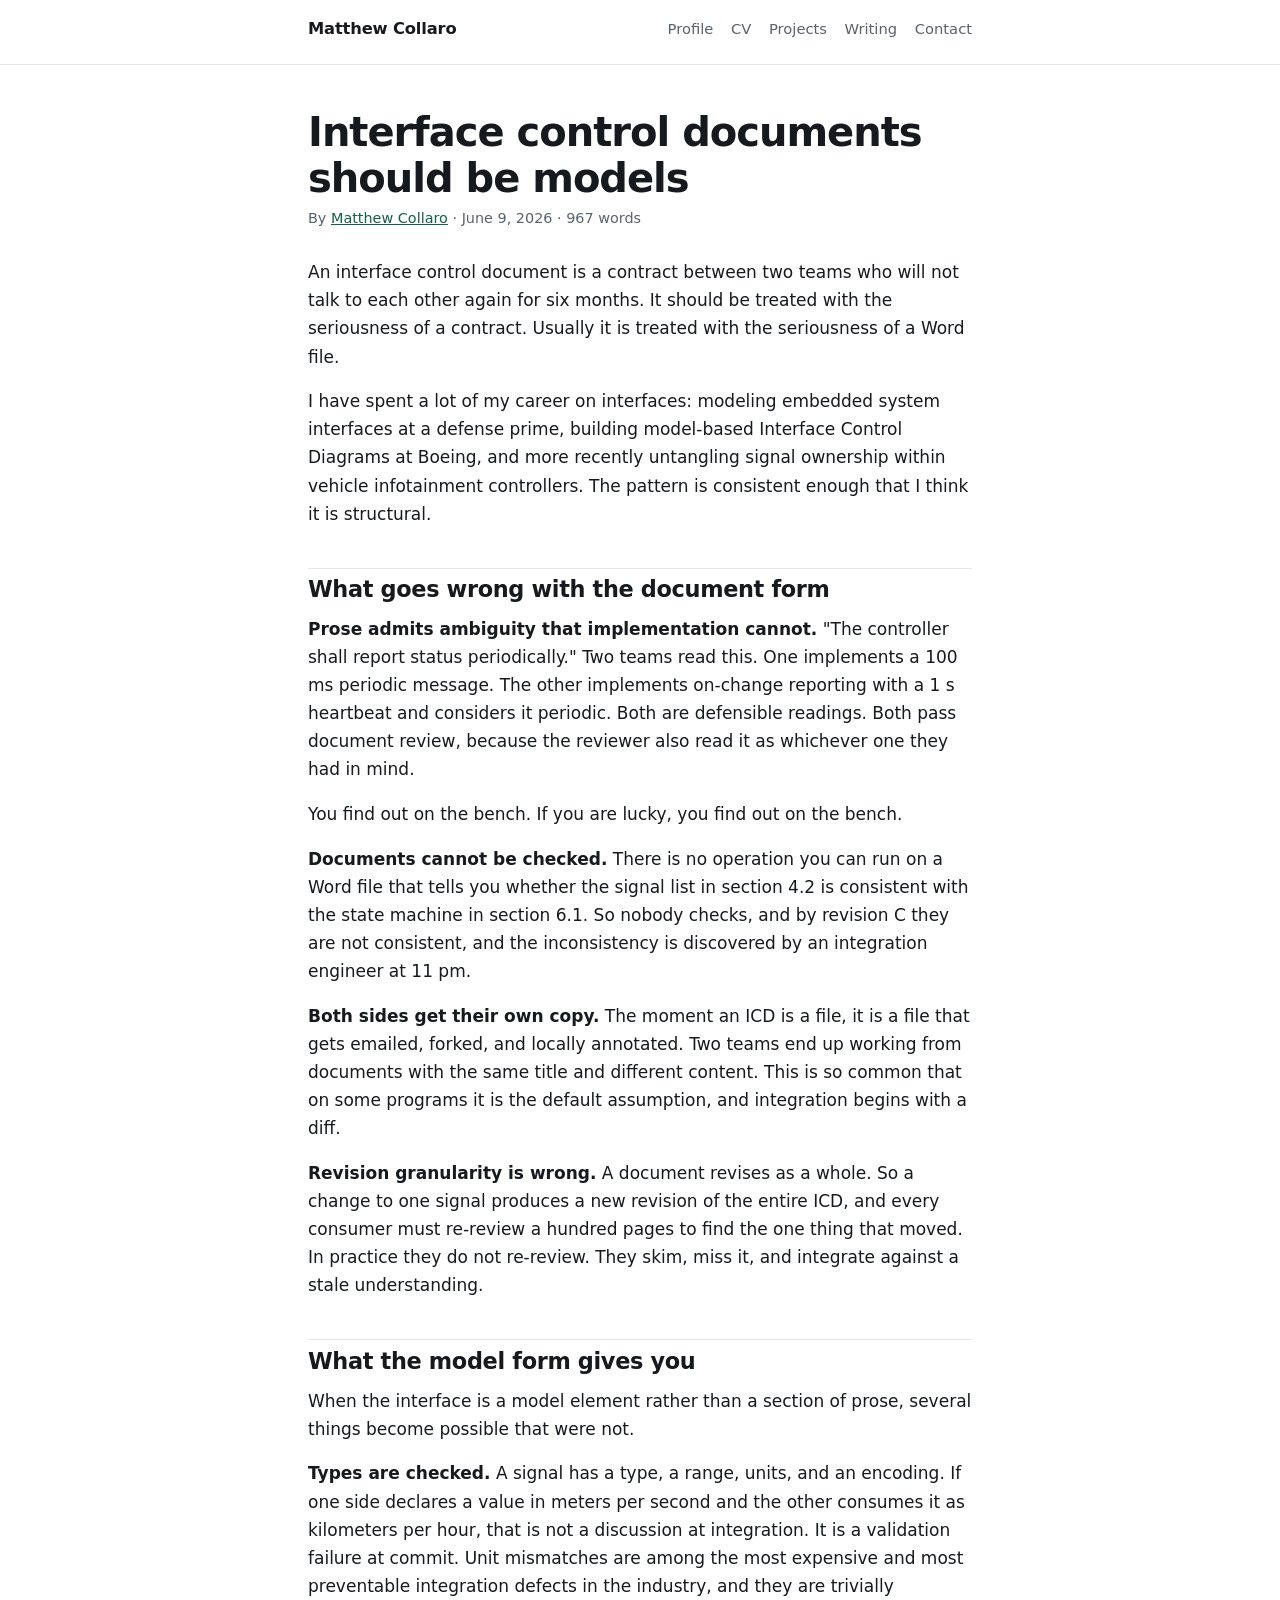
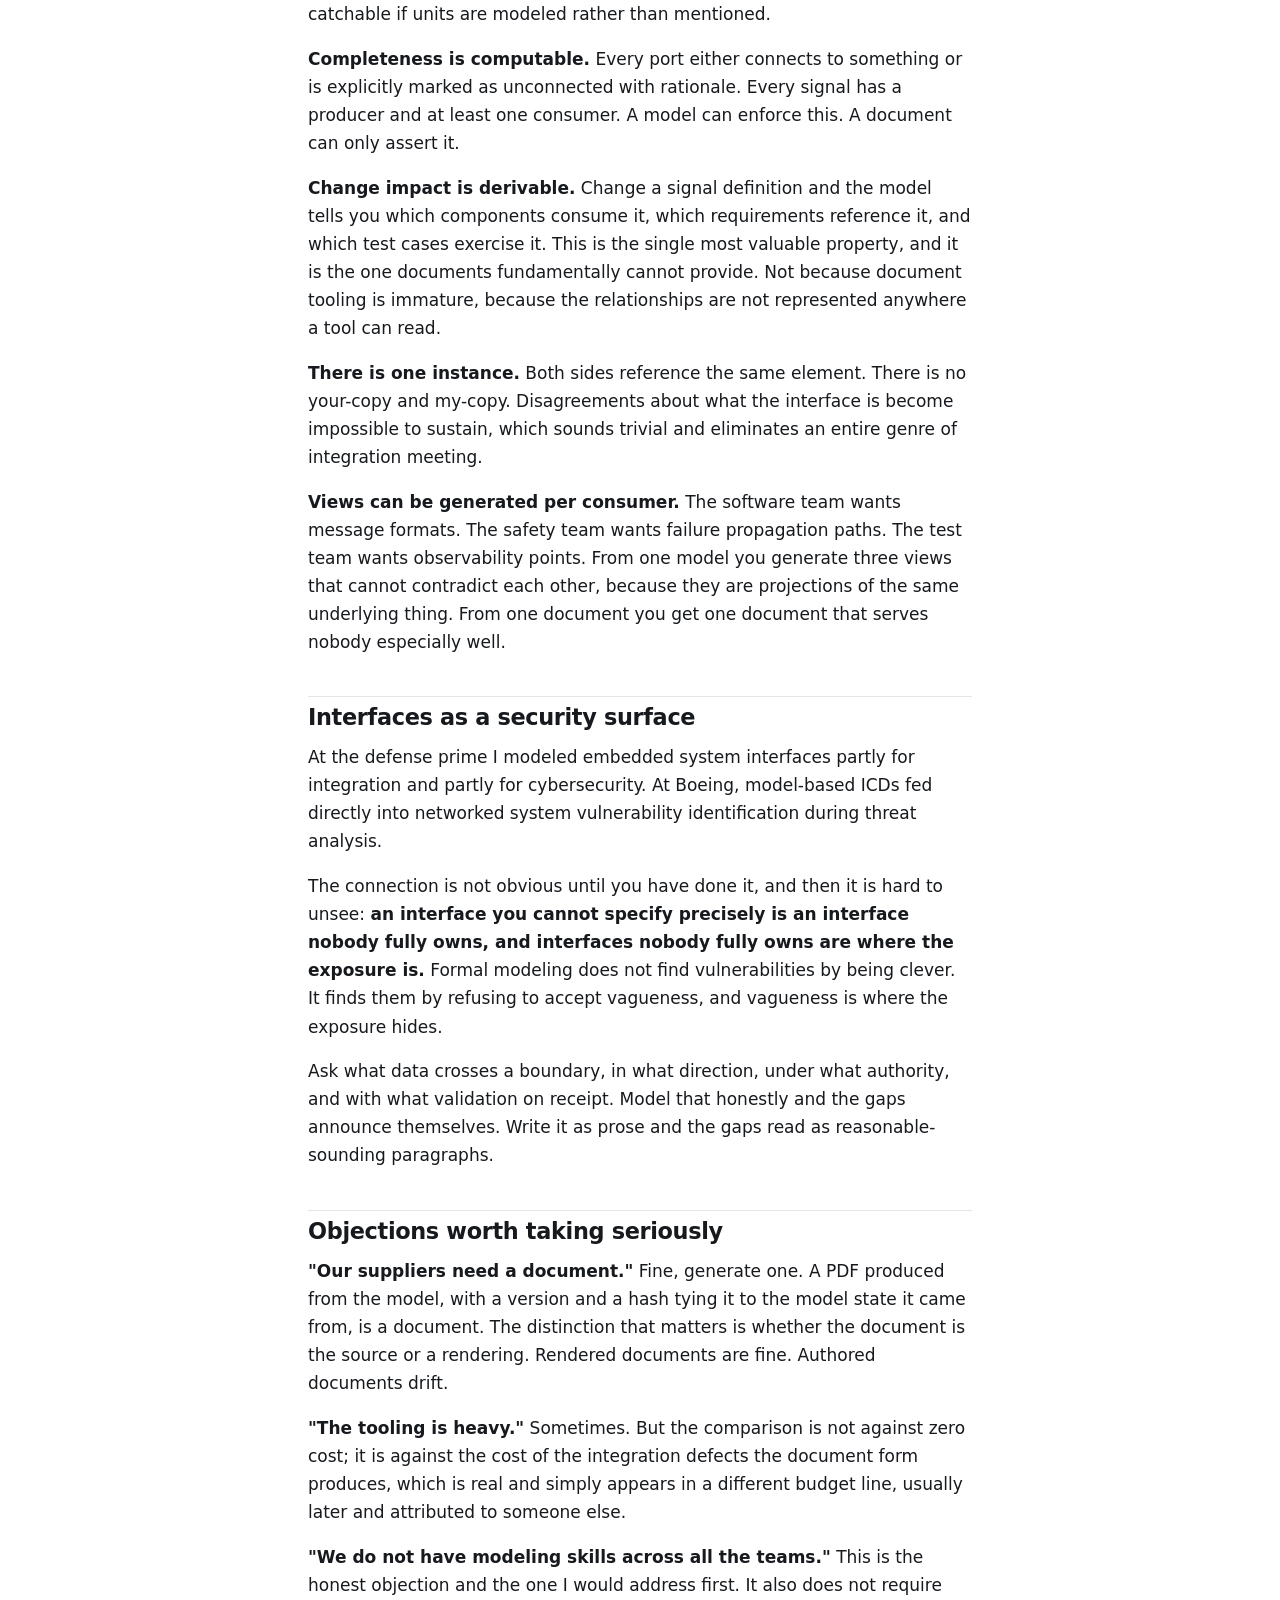
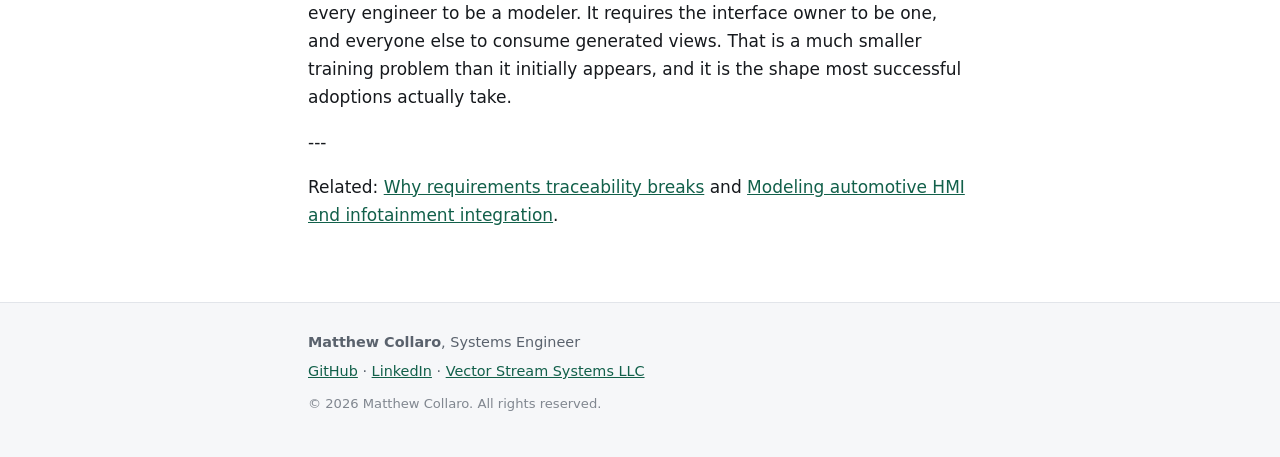
<file: docs/articles/interface-control-documents-as-models.html>
<!DOCTYPE html>
<html lang="en">
<head>
<meta charset="utf-8">
<meta name="viewport" content="width=device-width, initial-scale=1">
<title>Interface Control Documents Should Be Models, Matthew Collaro</title>
<meta name="description" content="The ICD is where integration problems are born. Treating it as a document instead of a model is why interfaces that pass review still fail on the bench.">
<meta name="author" content="Matthew Collaro">
<meta name="robots" content="index,follow,max-image-preview:large">
<link rel="canonical" href="https://radsilent.github.io/matthew-collaro/articles/interface-control-documents-as-models.html">
<meta property="og:type" content="article">
<meta property="og:site_name" content="Matthew Collaro">
<meta property="og:title" content="Interface Control Documents Should Be Models, Matthew Collaro">
<meta property="og:description" content="The ICD is where integration problems are born. Treating it as a document instead of a model is why interfaces that pass review still fail on the bench.">
<meta property="og:url" content="https://radsilent.github.io/matthew-collaro/articles/interface-control-documents-as-models.html">
<meta property="og:locale" content="en_US">
<meta name="twitter:card" content="summary">
<meta name="twitter:title" content="Interface Control Documents Should Be Models, Matthew Collaro">
<meta name="twitter:description" content="The ICD is where integration problems are born. Treating it as a document instead of a model is why interfaces that pass review still fail on the bench.">
<link rel="stylesheet" href="../style.css">
<script type="application/ld+json">
{
  "@context": "https://schema.org",
  "@graph": [
    {
      "@type": "Person",
      "@id": "https://radsilent.github.io/matthew-collaro/#person",
      "name": "Matthew Collaro",
      "givenName": "Matthew",
      "familyName": "Collaro",
      "alternateName": "Matt Collaro",
      "url": "https://radsilent.github.io/matthew-collaro/",
      "jobTitle": "Systems Engineer and Founder",
      "description": "Systems engineer specializing in model-based systems engineering, SysML architecture modeling, and requirements traceability across aerospace, defense, and automotive programs.",
      "alumniOf": [
        {
          "@type": "CollegeOrUniversity",
          "name": "University of South Florida"
        },
        {
          "@type": "CollegeOrUniversity",
          "name": "Georgia Institute of Technology"
        }
      ],
      "knowsAbout": [
        "Model-Based Systems Engineering",
        "SysML",
        "Requirements Traceability",
        "Systems Architecture",
        "Aerospace Systems Engineering",
        "Model Context Protocol",
        "Verification and Validation",
        "DoDAF"
      ],
      "worksFor": {
        "@type": "Organization",
        "name": "Vector Stream Systems LLC",
        "url": "https://vectorstreamsystems.com/"
      },
      "sameAs": [
        "https://github.com/radsilent",
        "https://www.linkedin.com/in/mattcollaro/",
        "https://vectorstreamsystems.com/"
      ]
    },
    {
      "@type": "WebSite",
      "@id": "https://radsilent.github.io/matthew-collaro/#website",
      "url": "https://radsilent.github.io/matthew-collaro/",
      "name": "Matthew Collaro, Systems Engineer",
      "publisher": {
        "@id": "https://radsilent.github.io/matthew-collaro/#person"
      },
      "inLanguage": "en"
    },
    {
      "@type": "BlogPosting",
      "@id": "https://radsilent.github.io/matthew-collaro/articles/interface-control-documents-as-models.html#article",
      "headline": "Interface Control Documents Should Be Models, Matthew Collaro",
      "description": "The ICD is where integration problems are born. Treating it as a document instead of a model is why interfaces that pass review still fail on the bench.",
      "url": "https://radsilent.github.io/matthew-collaro/articles/interface-control-documents-as-models.html",
      "datePublished": "2026-06-09",
      "dateModified": "2026-06-09",
      "wordCount": 967,
      "author": {
        "@id": "https://radsilent.github.io/matthew-collaro/#person"
      },
      "publisher": {
        "@id": "https://radsilent.github.io/matthew-collaro/#person"
      },
      "isPartOf": {
        "@id": "https://radsilent.github.io/matthew-collaro/#website"
      },
      "mainEntityOfPage": "https://radsilent.github.io/matthew-collaro/articles/interface-control-documents-as-models.html",
      "inLanguage": "en"
    }
  ]
}
</script>
</head>
<body>
<a class="skip" href="#main">Skip to content</a>
<header class="site-header">
  <div class="wrap">
    <a class="brand" href="../index.html">Matthew Collaro</a>
    <nav aria-label="Primary">
      <ul>
        <li><a href="../index.html">Profile</a></li>
        <li><a href="../cv.html">CV</a></li>
        <li><a href="../projects.html">Projects</a></li>
        <li><a href="../writing.html">Writing</a></li>
        <li><a href="../contact.html">Contact</a></li>
      </ul>
    </nav>
  </div>
</header>

<main id="main" class="wrap">
  <article>
    <header class="page-head">
      <h1>Interface control documents should be models</h1>
      <p class="byline">By <a href="../index.html" rel="author">Matthew Collaro</a> &middot; <time datetime="2026-06-09">June 9, 2026</time> &middot; 967 words</p>
    </header>
<p>An interface control document is a contract between two teams who will not talk to each other again for six months. It should be treated with the seriousness of a contract. Usually it is treated with the seriousness of a Word file.</p>
<p>I have spent a lot of my career on interfaces: modeling embedded system interfaces at a defense prime, building model-based Interface Control Diagrams at Boeing, and more recently untangling signal ownership within vehicle infotainment controllers. The pattern is consistent enough that I think it is structural.</p>
<h2 id="what-goes-wrong-with-the-document-form">What goes wrong with the document form</h2>
<p><strong>Prose admits ambiguity that implementation cannot.</strong> "The controller shall report status periodically." Two teams read this. One implements a 100 ms periodic message. The other implements on-change reporting with a 1 s heartbeat and considers it periodic. Both are defensible readings. Both pass document review, because the reviewer also read it as whichever one they had in mind.</p>
<p>You find out on the bench. If you are lucky, you find out on the bench.</p>
<p><strong>Documents cannot be checked.</strong> There is no operation you can run on a Word file that tells you whether the signal list in section 4.2 is consistent with the state machine in section 6.1. So nobody checks, and by revision C they are not consistent, and the inconsistency is discovered by an integration engineer at 11 pm.</p>
<p><strong>Both sides get their own copy.</strong> The moment an ICD is a file, it is a file that gets emailed, forked, and locally annotated. Two teams end up working from documents with the same title and different content. This is so common that on some programs it is the default assumption, and integration begins with a diff.</p>
<p><strong>Revision granularity is wrong.</strong> A document revises as a whole. So a change to one signal produces a new revision of the entire ICD, and every consumer must re-review a hundred pages to find the one thing that moved. In practice they do not re-review. They skim, miss it, and integrate against a stale understanding.</p>
<h2 id="what-the-model-form-gives-you">What the model form gives you</h2>
<p>When the interface is a model element rather than a section of prose, several things become possible that were not.</p>
<p><strong>Types are checked.</strong> A signal has a type, a range, units, and an encoding. If one side declares a value in meters per second and the other consumes it as kilometers per hour, that is not a discussion at integration. It is a validation failure at commit. Unit mismatches are among the most expensive and most preventable integration defects in the industry, and they are trivially catchable if units are modeled rather than mentioned.</p>
<p><strong>Completeness is computable.</strong> Every port either connects to something or is explicitly marked as unconnected with rationale. Every signal has a producer and at least one consumer. A model can enforce this. A document can only assert it.</p>
<p><strong>Change impact is derivable.</strong> Change a signal definition and the model tells you which components consume it, which requirements reference it, and which test cases exercise it. This is the single most valuable property, and it is the one documents fundamentally cannot provide. Not because document tooling is immature, because the relationships are not represented anywhere a tool can read.</p>
<p><strong>There is one instance.</strong> Both sides reference the same element. There is no your-copy and my-copy. Disagreements about what the interface is become impossible to sustain, which sounds trivial and eliminates an entire genre of integration meeting.</p>
<p><strong>Views can be generated per consumer.</strong> The software team wants message formats. The safety team wants failure propagation paths. The test team wants observability points. From one model you generate three views that cannot contradict each other, because they are projections of the same underlying thing. From one document you get one document that serves nobody especially well.</p>
<h2 id="interfaces-as-a-security-surface">Interfaces as a security surface</h2>
<p>At the defense prime I modeled embedded system interfaces partly for integration and partly for cybersecurity. At Boeing, model-based ICDs fed directly into networked system vulnerability identification during threat analysis.</p>
<p>The connection is not obvious until you have done it, and then it is hard to unsee: <strong>an interface you cannot specify precisely is an interface nobody fully owns, and interfaces nobody fully owns are where the exposure is.</strong> Formal modeling does not find vulnerabilities by being clever. It finds them by refusing to accept vagueness, and vagueness is where the exposure hides.</p>
<p>Ask what data crosses a boundary, in what direction, under what authority, and with what validation on receipt. Model that honestly and the gaps announce themselves. Write it as prose and the gaps read as reasonable-sounding paragraphs.</p>
<h2 id="objections-worth-taking-seriously">Objections worth taking seriously</h2>
<p><strong>"Our suppliers need a document."</strong> Fine, generate one. A PDF produced from the model, with a version and a hash tying it to the model state it came from, is a document. The distinction that matters is whether the document is the source or a rendering. Rendered documents are fine. Authored documents drift.</p>
<p><strong>"The tooling is heavy."</strong> Sometimes. But the comparison is not against zero cost; it is against the cost of the integration defects the document form produces, which is real and simply appears in a different budget line, usually later and attributed to someone else.</p>
<p><strong>"We do not have modeling skills across all the teams."</strong> This is the honest objection and the one I would address first. It also does not require every engineer to be a modeler. It requires the interface owner to be one, and everyone else to consume generated views. That is a much smaller training problem than it initially appears, and it is the shape most successful adoptions actually take.</p>
<p>---</p>
<p>Related: <a href="requirements-traceability-breaks.html">Why requirements traceability breaks</a> and <a href="automotive-hmi-infotainment-modeling.html">Modeling automotive HMI and infotainment integration</a>.</p>
  </article>
</main>

<footer class="site-footer">
  <div class="wrap">
    <p><strong>Matthew Collaro</strong>, Systems Engineer</p>
    <p><a href="https://github.com/radsilent" rel="me noopener">GitHub</a> &middot;
       <a href="https://www.linkedin.com/in/mattcollaro/" rel="me noopener">LinkedIn</a> &middot;
       <a href="https://vectorstreamsystems.com/" rel="noopener">Vector Stream Systems LLC</a></p>
    <p class="fine">&copy; 2026 Matthew Collaro. All rights reserved.</p>
  </div>
</footer>
</body>
</html>
</file>
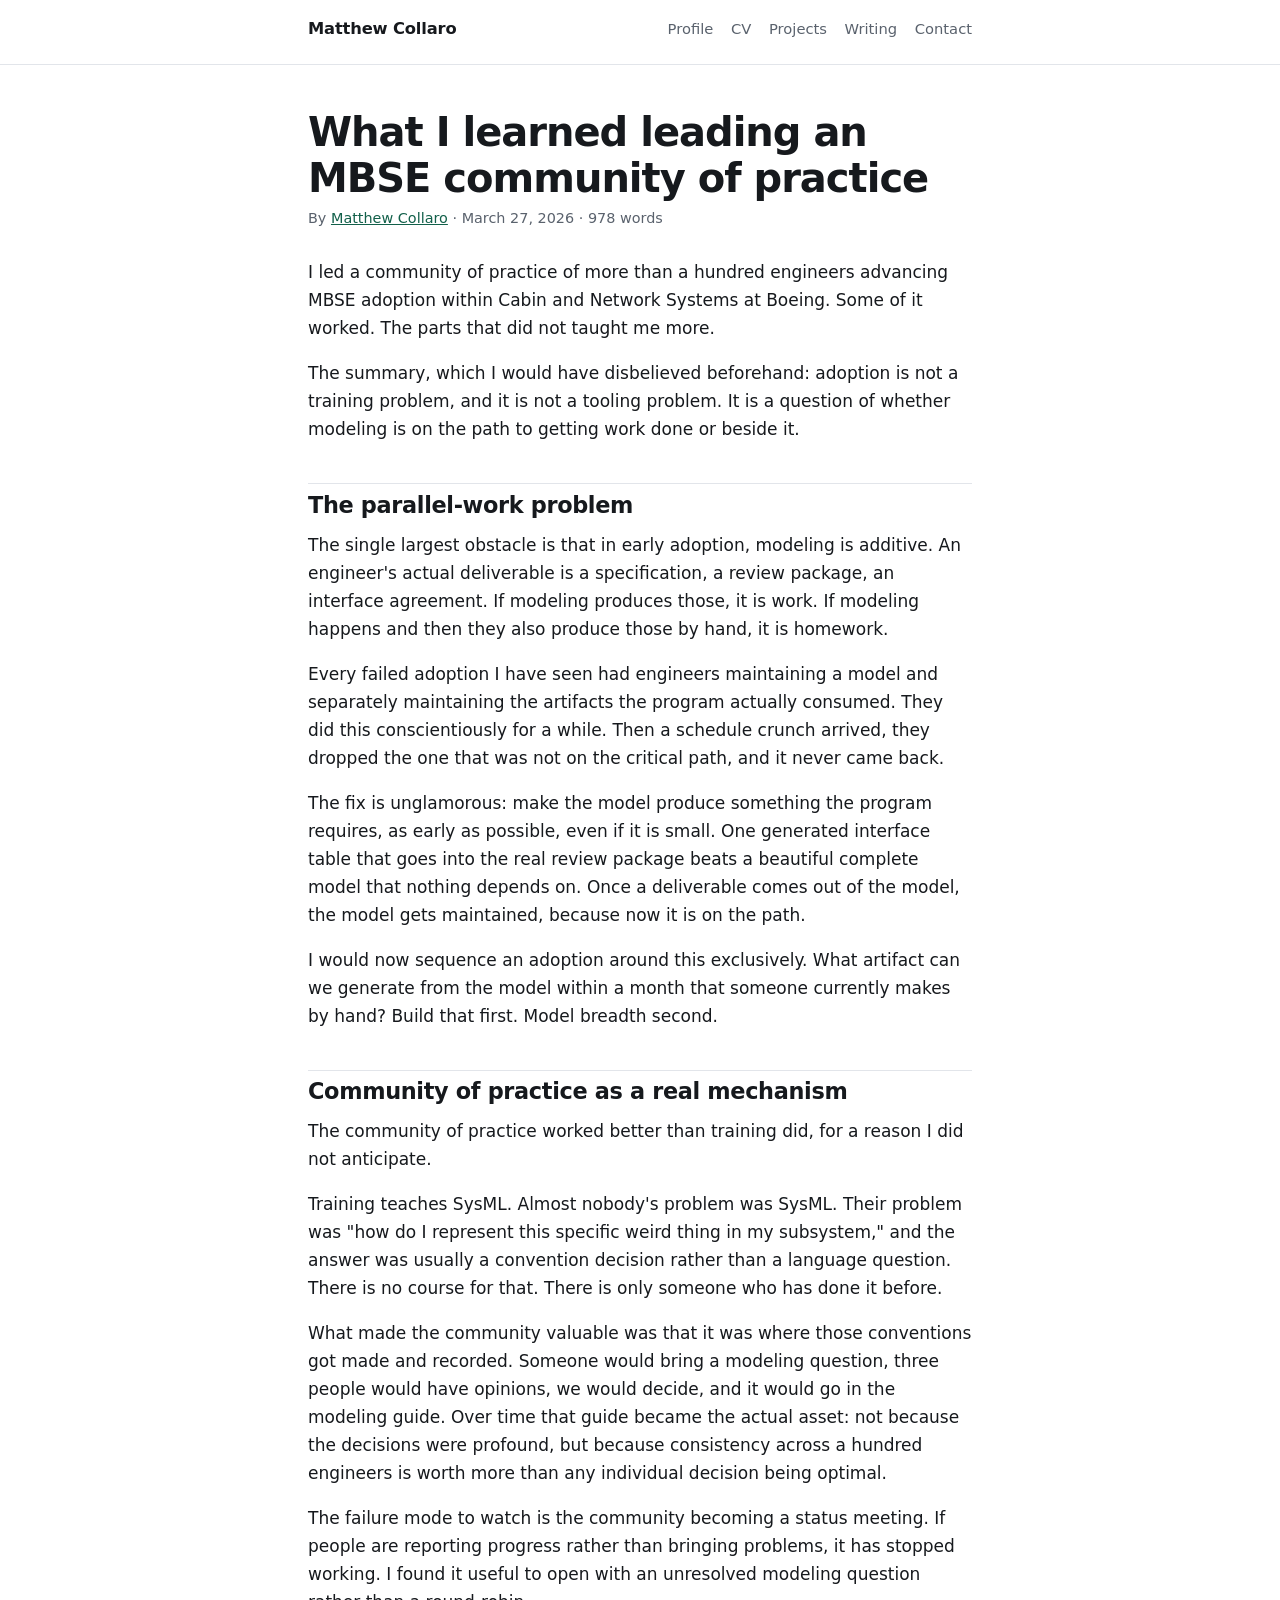
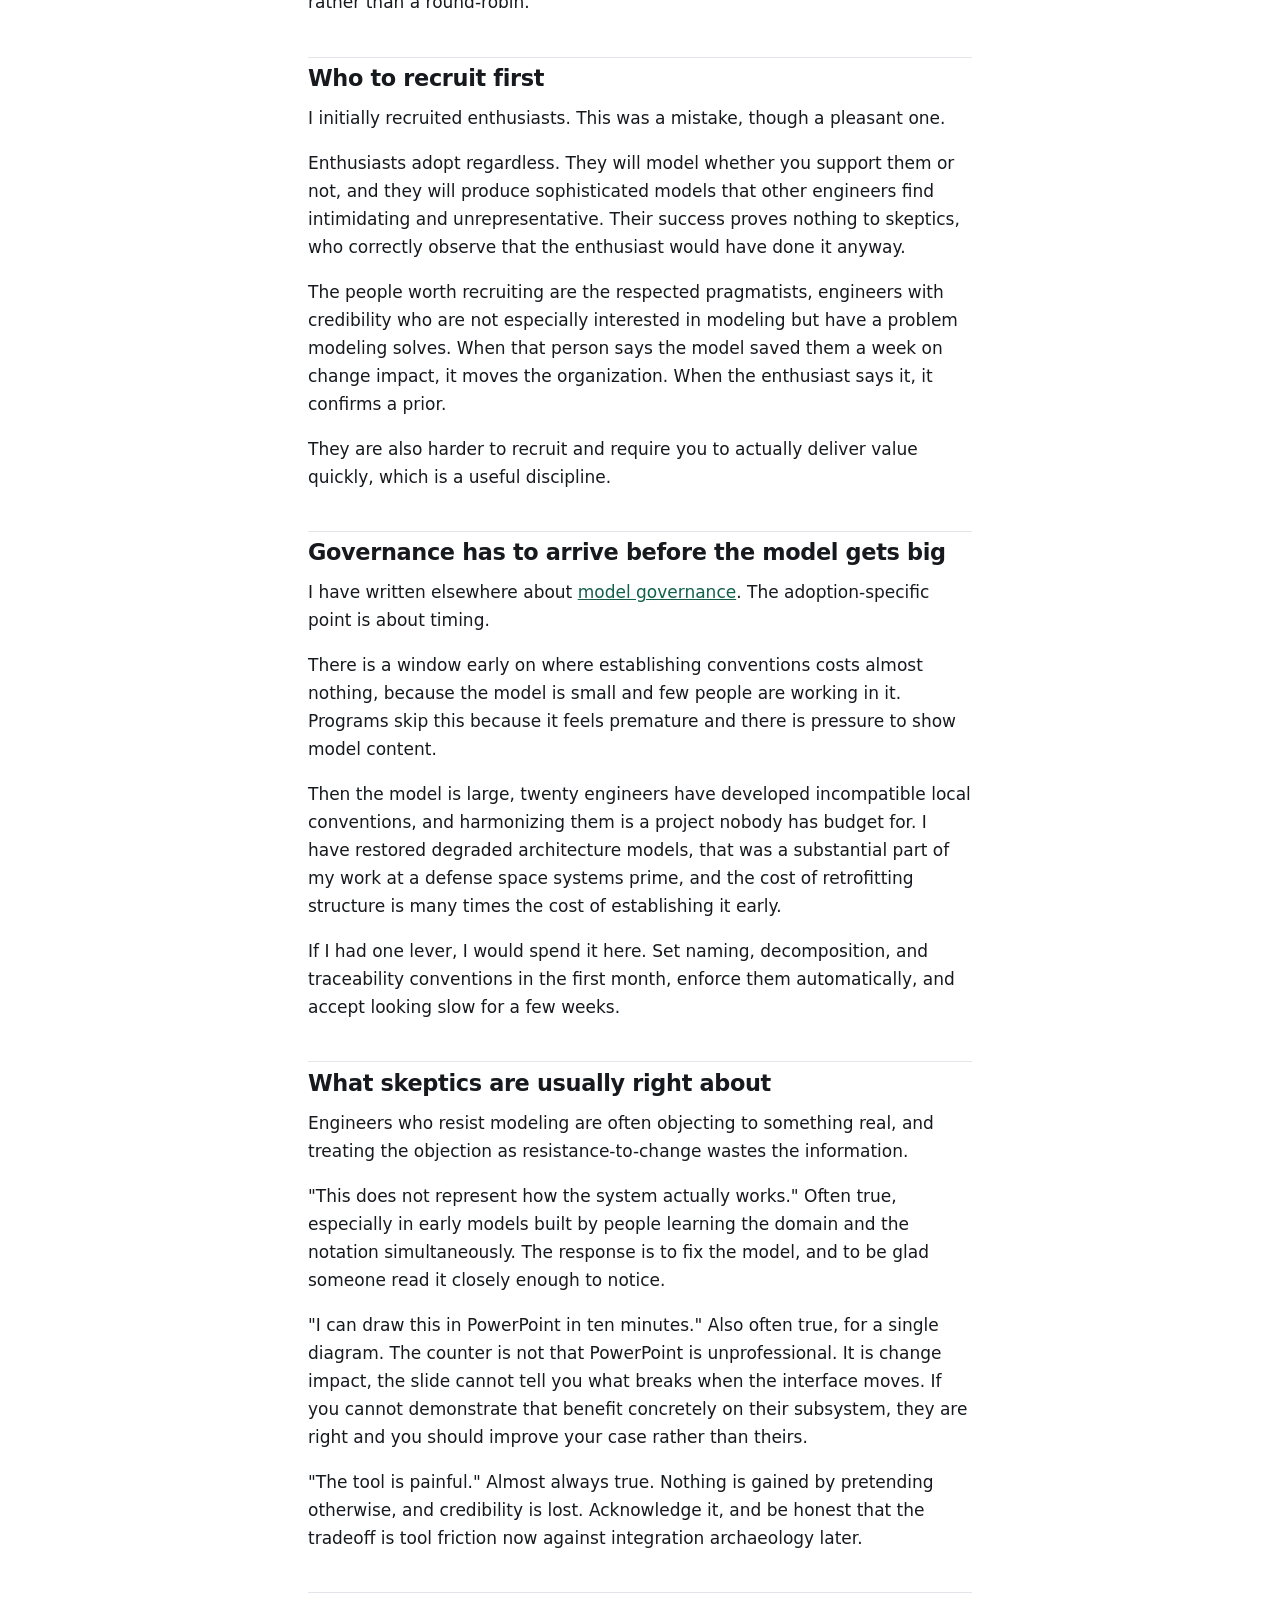
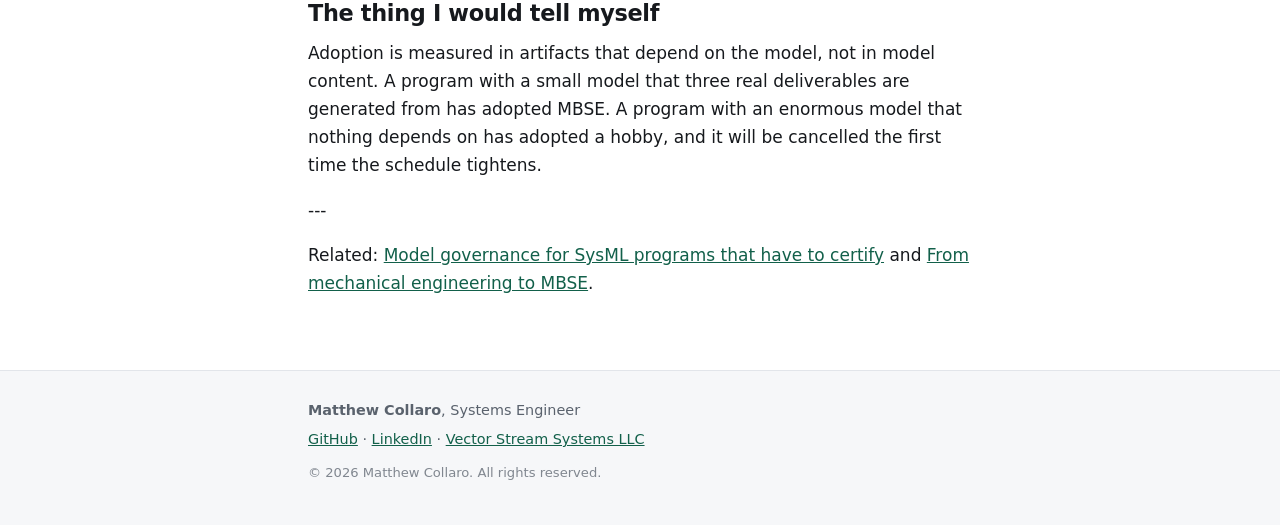
<file: docs/articles/mbse-adoption-community-of-practice.html>
<!DOCTYPE html>
<html lang="en">
<head>
<meta charset="utf-8">
<meta name="viewport" content="width=device-width, initial-scale=1">
<title>What I Learned Leading an MBSE Community of Practice, Matthew Collaro</title>
<meta name="description" content="Running a 100-engineer MBSE community of practice at Boeing taught me that modeling adoption fails for organizational reasons, and that the tool is almost never the problem.">
<meta name="author" content="Matthew Collaro">
<meta name="robots" content="index,follow,max-image-preview:large">
<link rel="canonical" href="https://radsilent.github.io/matthew-collaro/articles/mbse-adoption-community-of-practice.html">
<meta property="og:type" content="article">
<meta property="og:site_name" content="Matthew Collaro">
<meta property="og:title" content="What I Learned Leading an MBSE Community of Practice, Matthew Collaro">
<meta property="og:description" content="Running a 100-engineer MBSE community of practice at Boeing taught me that modeling adoption fails for organizational reasons, and that the tool is almost never the problem.">
<meta property="og:url" content="https://radsilent.github.io/matthew-collaro/articles/mbse-adoption-community-of-practice.html">
<meta property="og:locale" content="en_US">
<meta name="twitter:card" content="summary">
<meta name="twitter:title" content="What I Learned Leading an MBSE Community of Practice, Matthew Collaro">
<meta name="twitter:description" content="Running a 100-engineer MBSE community of practice at Boeing taught me that modeling adoption fails for organizational reasons, and that the tool is almost never the problem.">
<link rel="stylesheet" href="../style.css">
<script type="application/ld+json">
{
  "@context": "https://schema.org",
  "@graph": [
    {
      "@type": "Person",
      "@id": "https://radsilent.github.io/matthew-collaro/#person",
      "name": "Matthew Collaro",
      "givenName": "Matthew",
      "familyName": "Collaro",
      "alternateName": "Matt Collaro",
      "url": "https://radsilent.github.io/matthew-collaro/",
      "jobTitle": "Systems Engineer and Founder",
      "description": "Systems engineer specializing in model-based systems engineering, SysML architecture modeling, and requirements traceability across aerospace, defense, and automotive programs.",
      "alumniOf": [
        {
          "@type": "CollegeOrUniversity",
          "name": "University of South Florida"
        },
        {
          "@type": "CollegeOrUniversity",
          "name": "Georgia Institute of Technology"
        }
      ],
      "knowsAbout": [
        "Model-Based Systems Engineering",
        "SysML",
        "Requirements Traceability",
        "Systems Architecture",
        "Aerospace Systems Engineering",
        "Model Context Protocol",
        "Verification and Validation",
        "DoDAF"
      ],
      "worksFor": {
        "@type": "Organization",
        "name": "Vector Stream Systems LLC",
        "url": "https://vectorstreamsystems.com/"
      },
      "sameAs": [
        "https://github.com/radsilent",
        "https://www.linkedin.com/in/mattcollaro/",
        "https://vectorstreamsystems.com/"
      ]
    },
    {
      "@type": "WebSite",
      "@id": "https://radsilent.github.io/matthew-collaro/#website",
      "url": "https://radsilent.github.io/matthew-collaro/",
      "name": "Matthew Collaro, Systems Engineer",
      "publisher": {
        "@id": "https://radsilent.github.io/matthew-collaro/#person"
      },
      "inLanguage": "en"
    },
    {
      "@type": "BlogPosting",
      "@id": "https://radsilent.github.io/matthew-collaro/articles/mbse-adoption-community-of-practice.html#article",
      "headline": "What I Learned Leading an MBSE Community of Practice, Matthew Collaro",
      "description": "Running a 100-engineer MBSE community of practice at Boeing taught me that modeling adoption fails for organizational reasons, and that the tool is almost never the problem.",
      "url": "https://radsilent.github.io/matthew-collaro/articles/mbse-adoption-community-of-practice.html",
      "datePublished": "2026-03-27",
      "dateModified": "2026-03-27",
      "wordCount": 978,
      "author": {
        "@id": "https://radsilent.github.io/matthew-collaro/#person"
      },
      "publisher": {
        "@id": "https://radsilent.github.io/matthew-collaro/#person"
      },
      "isPartOf": {
        "@id": "https://radsilent.github.io/matthew-collaro/#website"
      },
      "mainEntityOfPage": "https://radsilent.github.io/matthew-collaro/articles/mbse-adoption-community-of-practice.html",
      "inLanguage": "en"
    }
  ]
}
</script>
</head>
<body>
<a class="skip" href="#main">Skip to content</a>
<header class="site-header">
  <div class="wrap">
    <a class="brand" href="../index.html">Matthew Collaro</a>
    <nav aria-label="Primary">
      <ul>
        <li><a href="../index.html">Profile</a></li>
        <li><a href="../cv.html">CV</a></li>
        <li><a href="../projects.html">Projects</a></li>
        <li><a href="../writing.html">Writing</a></li>
        <li><a href="../contact.html">Contact</a></li>
      </ul>
    </nav>
  </div>
</header>

<main id="main" class="wrap">
  <article>
    <header class="page-head">
      <h1>What I learned leading an MBSE community of practice</h1>
      <p class="byline">By <a href="../index.html" rel="author">Matthew Collaro</a> &middot; <time datetime="2026-03-27">March 27, 2026</time> &middot; 978 words</p>
    </header>
<p>I led a community of practice of more than a hundred engineers advancing MBSE adoption within Cabin and Network Systems at Boeing. Some of it worked. The parts that did not taught me more.</p>
<p>The summary, which I would have disbelieved beforehand: adoption is not a training problem, and it is not a tooling problem. It is a question of whether modeling is on the path to getting work done or beside it.</p>
<h2 id="the-parallel-work-problem">The parallel-work problem</h2>
<p>The single largest obstacle is that in early adoption, modeling is additive. An engineer's actual deliverable is a specification, a review package, an interface agreement. If modeling produces those, it is work. If modeling happens and then they also produce those by hand, it is homework.</p>
<p>Every failed adoption I have seen had engineers maintaining a model and separately maintaining the artifacts the program actually consumed. They did this conscientiously for a while. Then a schedule crunch arrived, they dropped the one that was not on the critical path, and it never came back.</p>
<p>The fix is unglamorous: make the model produce something the program requires, as early as possible, even if it is small. One generated interface table that goes into the real review package beats a beautiful complete model that nothing depends on. Once a deliverable comes out of the model, the model gets maintained, because now it is on the path.</p>
<p>I would now sequence an adoption around this exclusively. What artifact can we generate from the model within a month that someone currently makes by hand? Build that first. Model breadth second.</p>
<h2 id="community-of-practice-as-a-real-mechanism">Community of practice as a real mechanism</h2>
<p>The community of practice worked better than training did, for a reason I did not anticipate.</p>
<p>Training teaches SysML. Almost nobody's problem was SysML. Their problem was "how do I represent this specific weird thing in my subsystem," and the answer was usually a convention decision rather than a language question. There is no course for that. There is only someone who has done it before.</p>
<p>What made the community valuable was that it was where those conventions got made and recorded. Someone would bring a modeling question, three people would have opinions, we would decide, and it would go in the modeling guide. Over time that guide became the actual asset: not because the decisions were profound, but because consistency across a hundred engineers is worth more than any individual decision being optimal.</p>
<p>The failure mode to watch is the community becoming a status meeting. If people are reporting progress rather than bringing problems, it has stopped working. I found it useful to open with an unresolved modeling question rather than a round-robin.</p>
<h2 id="who-to-recruit-first">Who to recruit first</h2>
<p>I initially recruited enthusiasts. This was a mistake, though a pleasant one.</p>
<p>Enthusiasts adopt regardless. They will model whether you support them or not, and they will produce sophisticated models that other engineers find intimidating and unrepresentative. Their success proves nothing to skeptics, who correctly observe that the enthusiast would have done it anyway.</p>
<p>The people worth recruiting are the respected pragmatists, engineers with credibility who are not especially interested in modeling but have a problem modeling solves. When that person says the model saved them a week on change impact, it moves the organization. When the enthusiast says it, it confirms a prior.</p>
<p>They are also harder to recruit and require you to actually deliver value quickly, which is a useful discipline.</p>
<h2 id="governance-has-to-arrive-before-the-model-gets-big">Governance has to arrive before the model gets big</h2>
<p>I have written elsewhere about <a href="sysml-model-governance.html">model governance</a>. The adoption-specific point is about timing.</p>
<p>There is a window early on where establishing conventions costs almost nothing, because the model is small and few people are working in it. Programs skip this because it feels premature and there is pressure to show model content.</p>
<p>Then the model is large, twenty engineers have developed incompatible local conventions, and harmonizing them is a project nobody has budget for. I have restored degraded architecture models, that was a substantial part of my work at a defense space systems prime, and the cost of retrofitting structure is many times the cost of establishing it early.</p>
<p>If I had one lever, I would spend it here. Set naming, decomposition, and traceability conventions in the first month, enforce them automatically, and accept looking slow for a few weeks.</p>
<h2 id="what-skeptics-are-usually-right-about">What skeptics are usually right about</h2>
<p>Engineers who resist modeling are often objecting to something real, and treating the objection as resistance-to-change wastes the information.</p>
<p>"This does not represent how the system actually works." Often true, especially in early models built by people learning the domain and the notation simultaneously. The response is to fix the model, and to be glad someone read it closely enough to notice.</p>
<p>"I can draw this in PowerPoint in ten minutes." Also often true, for a single diagram. The counter is not that PowerPoint is unprofessional. It is change impact, the slide cannot tell you what breaks when the interface moves. If you cannot demonstrate that benefit concretely on their subsystem, they are right and you should improve your case rather than theirs.</p>
<p>"The tool is painful." Almost always true. Nothing is gained by pretending otherwise, and credibility is lost. Acknowledge it, and be honest that the tradeoff is tool friction now against integration archaeology later.</p>
<h2 id="the-thing-i-would-tell-myself">The thing I would tell myself</h2>
<p>Adoption is measured in artifacts that depend on the model, not in model content. A program with a small model that three real deliverables are generated from has adopted MBSE. A program with an enormous model that nothing depends on has adopted a hobby, and it will be cancelled the first time the schedule tightens.</p>
<p>---</p>
<p>Related: <a href="sysml-model-governance.html">Model governance for SysML programs that have to certify</a> and <a href="mechanical-engineer-to-mbse.html">From mechanical engineering to MBSE</a>.</p>
  </article>
</main>

<footer class="site-footer">
  <div class="wrap">
    <p><strong>Matthew Collaro</strong>, Systems Engineer</p>
    <p><a href="https://github.com/radsilent" rel="me noopener">GitHub</a> &middot;
       <a href="https://www.linkedin.com/in/mattcollaro/" rel="me noopener">LinkedIn</a> &middot;
       <a href="https://vectorstreamsystems.com/" rel="noopener">Vector Stream Systems LLC</a></p>
    <p class="fine">&copy; 2026 Matthew Collaro. All rights reserved.</p>
  </div>
</footer>
</body>
</html>
</file>
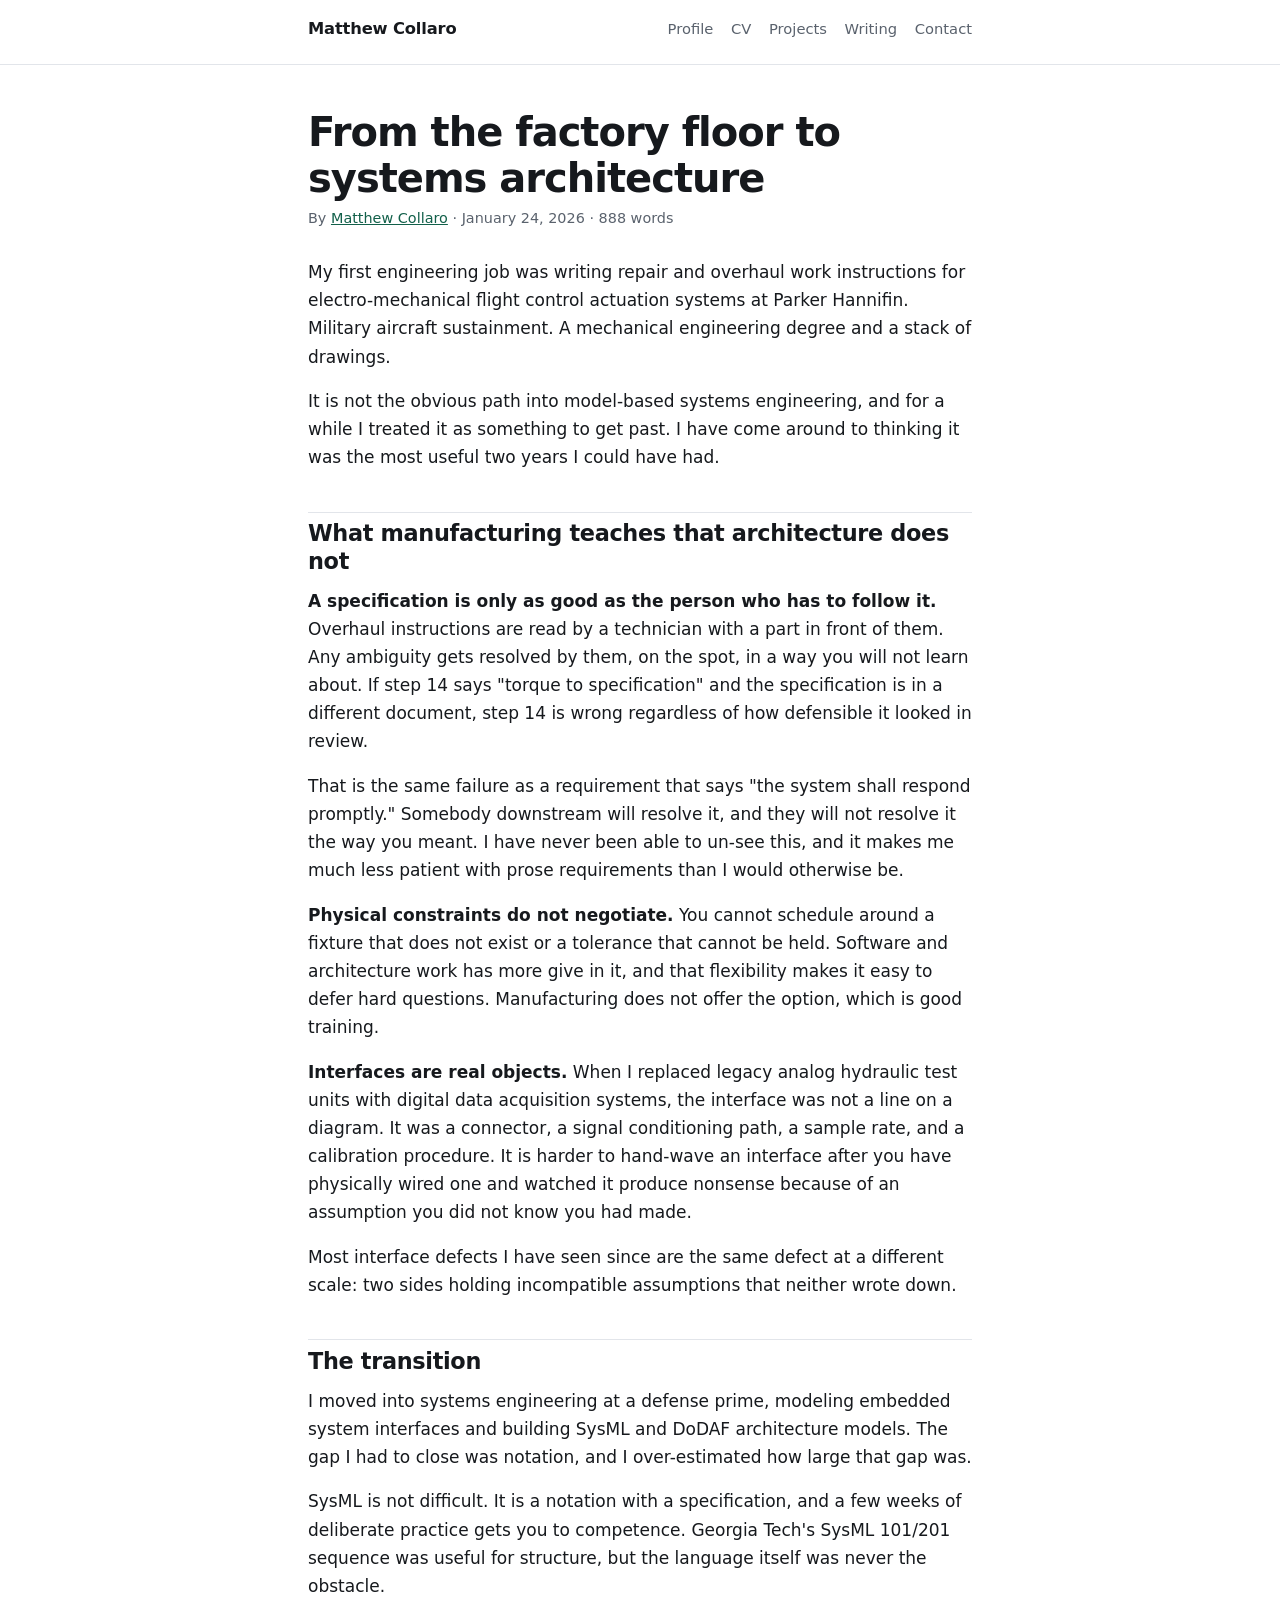
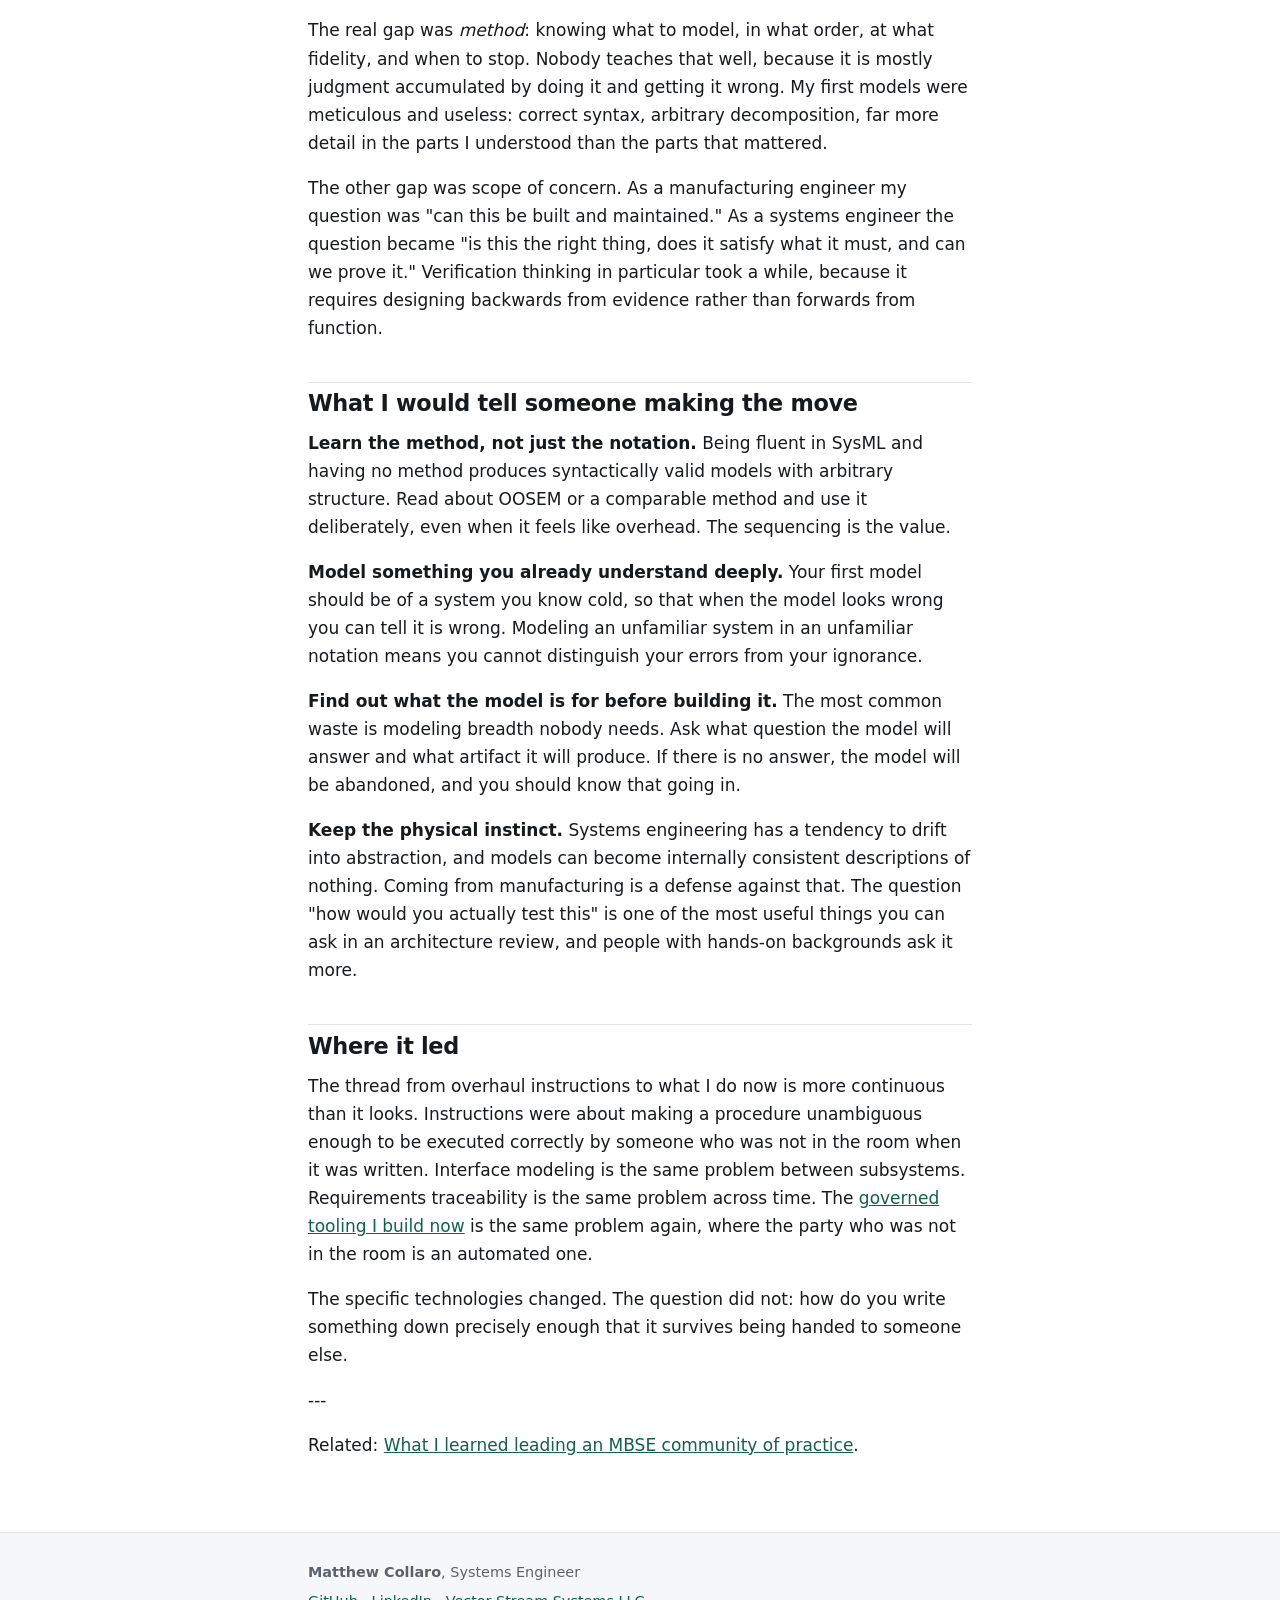
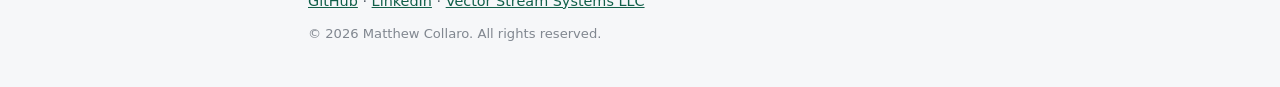
<file: docs/articles/mechanical-engineer-to-mbse.html>
<!DOCTYPE html>
<html lang="en">
<head>
<meta charset="utf-8">
<meta name="viewport" content="width=device-width, initial-scale=1">
<title>From the Factory Floor to Systems Architecture, Matthew Collaro</title>
<meta name="description" content="How writing overhaul instructions for flight control actuators turned out to be useful preparation for architecture modeling, and what I would tell someone making the same move.">
<meta name="author" content="Matthew Collaro">
<meta name="robots" content="index,follow,max-image-preview:large">
<link rel="canonical" href="https://radsilent.github.io/matthew-collaro/articles/mechanical-engineer-to-mbse.html">
<meta property="og:type" content="article">
<meta property="og:site_name" content="Matthew Collaro">
<meta property="og:title" content="From the Factory Floor to Systems Architecture, Matthew Collaro">
<meta property="og:description" content="How writing overhaul instructions for flight control actuators turned out to be useful preparation for architecture modeling, and what I would tell someone making the same move.">
<meta property="og:url" content="https://radsilent.github.io/matthew-collaro/articles/mechanical-engineer-to-mbse.html">
<meta property="og:locale" content="en_US">
<meta name="twitter:card" content="summary">
<meta name="twitter:title" content="From the Factory Floor to Systems Architecture, Matthew Collaro">
<meta name="twitter:description" content="How writing overhaul instructions for flight control actuators turned out to be useful preparation for architecture modeling, and what I would tell someone making the same move.">
<link rel="stylesheet" href="../style.css">
<script type="application/ld+json">
{
  "@context": "https://schema.org",
  "@graph": [
    {
      "@type": "Person",
      "@id": "https://radsilent.github.io/matthew-collaro/#person",
      "name": "Matthew Collaro",
      "givenName": "Matthew",
      "familyName": "Collaro",
      "alternateName": "Matt Collaro",
      "url": "https://radsilent.github.io/matthew-collaro/",
      "jobTitle": "Systems Engineer and Founder",
      "description": "Systems engineer specializing in model-based systems engineering, SysML architecture modeling, and requirements traceability across aerospace, defense, and automotive programs.",
      "alumniOf": [
        {
          "@type": "CollegeOrUniversity",
          "name": "University of South Florida"
        },
        {
          "@type": "CollegeOrUniversity",
          "name": "Georgia Institute of Technology"
        }
      ],
      "knowsAbout": [
        "Model-Based Systems Engineering",
        "SysML",
        "Requirements Traceability",
        "Systems Architecture",
        "Aerospace Systems Engineering",
        "Model Context Protocol",
        "Verification and Validation",
        "DoDAF"
      ],
      "worksFor": {
        "@type": "Organization",
        "name": "Vector Stream Systems LLC",
        "url": "https://vectorstreamsystems.com/"
      },
      "sameAs": [
        "https://github.com/radsilent",
        "https://www.linkedin.com/in/mattcollaro/",
        "https://vectorstreamsystems.com/"
      ]
    },
    {
      "@type": "WebSite",
      "@id": "https://radsilent.github.io/matthew-collaro/#website",
      "url": "https://radsilent.github.io/matthew-collaro/",
      "name": "Matthew Collaro, Systems Engineer",
      "publisher": {
        "@id": "https://radsilent.github.io/matthew-collaro/#person"
      },
      "inLanguage": "en"
    },
    {
      "@type": "BlogPosting",
      "@id": "https://radsilent.github.io/matthew-collaro/articles/mechanical-engineer-to-mbse.html#article",
      "headline": "From the Factory Floor to Systems Architecture, Matthew Collaro",
      "description": "How writing overhaul instructions for flight control actuators turned out to be useful preparation for architecture modeling, and what I would tell someone making the same move.",
      "url": "https://radsilent.github.io/matthew-collaro/articles/mechanical-engineer-to-mbse.html",
      "datePublished": "2026-01-24",
      "dateModified": "2026-01-24",
      "wordCount": 888,
      "author": {
        "@id": "https://radsilent.github.io/matthew-collaro/#person"
      },
      "publisher": {
        "@id": "https://radsilent.github.io/matthew-collaro/#person"
      },
      "isPartOf": {
        "@id": "https://radsilent.github.io/matthew-collaro/#website"
      },
      "mainEntityOfPage": "https://radsilent.github.io/matthew-collaro/articles/mechanical-engineer-to-mbse.html",
      "inLanguage": "en"
    }
  ]
}
</script>
</head>
<body>
<a class="skip" href="#main">Skip to content</a>
<header class="site-header">
  <div class="wrap">
    <a class="brand" href="../index.html">Matthew Collaro</a>
    <nav aria-label="Primary">
      <ul>
        <li><a href="../index.html">Profile</a></li>
        <li><a href="../cv.html">CV</a></li>
        <li><a href="../projects.html">Projects</a></li>
        <li><a href="../writing.html">Writing</a></li>
        <li><a href="../contact.html">Contact</a></li>
      </ul>
    </nav>
  </div>
</header>

<main id="main" class="wrap">
  <article>
    <header class="page-head">
      <h1>From the factory floor to systems architecture</h1>
      <p class="byline">By <a href="../index.html" rel="author">Matthew Collaro</a> &middot; <time datetime="2026-01-24">January 24, 2026</time> &middot; 888 words</p>
    </header>
<p>My first engineering job was writing repair and overhaul work instructions for electro-mechanical flight control actuation systems at Parker Hannifin. Military aircraft sustainment. A mechanical engineering degree and a stack of drawings.</p>
<p>It is not the obvious path into model-based systems engineering, and for a while I treated it as something to get past. I have come around to thinking it was the most useful two years I could have had.</p>
<h2 id="what-manufacturing-teaches-that-architecture-does-not">What manufacturing teaches that architecture does not</h2>
<p><strong>A specification is only as good as the person who has to follow it.</strong> Overhaul instructions are read by a technician with a part in front of them. Any ambiguity gets resolved by them, on the spot, in a way you will not learn about. If step 14 says "torque to specification" and the specification is in a different document, step 14 is wrong regardless of how defensible it looked in review.</p>
<p>That is the same failure as a requirement that says "the system shall respond promptly." Somebody downstream will resolve it, and they will not resolve it the way you meant. I have never been able to un-see this, and it makes me much less patient with prose requirements than I would otherwise be.</p>
<p><strong>Physical constraints do not negotiate.</strong> You cannot schedule around a fixture that does not exist or a tolerance that cannot be held. Software and architecture work has more give in it, and that flexibility makes it easy to defer hard questions. Manufacturing does not offer the option, which is good training.</p>
<p><strong>Interfaces are real objects.</strong> When I replaced legacy analog hydraulic test units with digital data acquisition systems, the interface was not a line on a diagram. It was a connector, a signal conditioning path, a sample rate, and a calibration procedure. It is harder to hand-wave an interface after you have physically wired one and watched it produce nonsense because of an assumption you did not know you had made.</p>
<p>Most interface defects I have seen since are the same defect at a different scale: two sides holding incompatible assumptions that neither wrote down.</p>
<h2 id="the-transition">The transition</h2>
<p>I moved into systems engineering at a defense prime, modeling embedded system interfaces and building SysML and DoDAF architecture models. The gap I had to close was notation, and I over-estimated how large that gap was.</p>
<p>SysML is not difficult. It is a notation with a specification, and a few weeks of deliberate practice gets you to competence. Georgia Tech's SysML 101/201 sequence was useful for structure, but the language itself was never the obstacle.</p>
<p>The real gap was <em>method</em>: knowing what to model, in what order, at what fidelity, and when to stop. Nobody teaches that well, because it is mostly judgment accumulated by doing it and getting it wrong. My first models were meticulous and useless: correct syntax, arbitrary decomposition, far more detail in the parts I understood than the parts that mattered.</p>
<p>The other gap was scope of concern. As a manufacturing engineer my question was "can this be built and maintained." As a systems engineer the question became "is this the right thing, does it satisfy what it must, and can we prove it." Verification thinking in particular took a while, because it requires designing backwards from evidence rather than forwards from function.</p>
<h2 id="what-i-would-tell-someone-making-the-move">What I would tell someone making the move</h2>
<p><strong>Learn the method, not just the notation.</strong> Being fluent in SysML and having no method produces syntactically valid models with arbitrary structure. Read about OOSEM or a comparable method and use it deliberately, even when it feels like overhead. The sequencing is the value.</p>
<p><strong>Model something you already understand deeply.</strong> Your first model should be of a system you know cold, so that when the model looks wrong you can tell it is wrong. Modeling an unfamiliar system in an unfamiliar notation means you cannot distinguish your errors from your ignorance.</p>
<p><strong>Find out what the model is for before building it.</strong> The most common waste is modeling breadth nobody needs. Ask what question the model will answer and what artifact it will produce. If there is no answer, the model will be abandoned, and you should know that going in.</p>
<p><strong>Keep the physical instinct.</strong> Systems engineering has a tendency to drift into abstraction, and models can become internally consistent descriptions of nothing. Coming from manufacturing is a defense against that. The question "how would you actually test this" is one of the most useful things you can ask in an architecture review, and people with hands-on backgrounds ask it more.</p>
<h2 id="where-it-led">Where it led</h2>
<p>The thread from overhaul instructions to what I do now is more continuous than it looks. Instructions were about making a procedure unambiguous enough to be executed correctly by someone who was not in the room when it was written. Interface modeling is the same problem between subsystems. Requirements traceability is the same problem across time. The <a href="../projects.html">governed tooling I build now</a> is the same problem again, where the party who was not in the room is an automated one.</p>
<p>The specific technologies changed. The question did not: how do you write something down precisely enough that it survives being handed to someone else.</p>
<p>---</p>
<p>Related: <a href="mbse-adoption-community-of-practice.html">What I learned leading an MBSE community of practice</a>.</p>
  </article>
</main>

<footer class="site-footer">
  <div class="wrap">
    <p><strong>Matthew Collaro</strong>, Systems Engineer</p>
    <p><a href="https://github.com/radsilent" rel="me noopener">GitHub</a> &middot;
       <a href="https://www.linkedin.com/in/mattcollaro/" rel="me noopener">LinkedIn</a> &middot;
       <a href="https://vectorstreamsystems.com/" rel="noopener">Vector Stream Systems LLC</a></p>
    <p class="fine">&copy; 2026 Matthew Collaro. All rights reserved.</p>
  </div>
</footer>
</body>
</html>
</file>
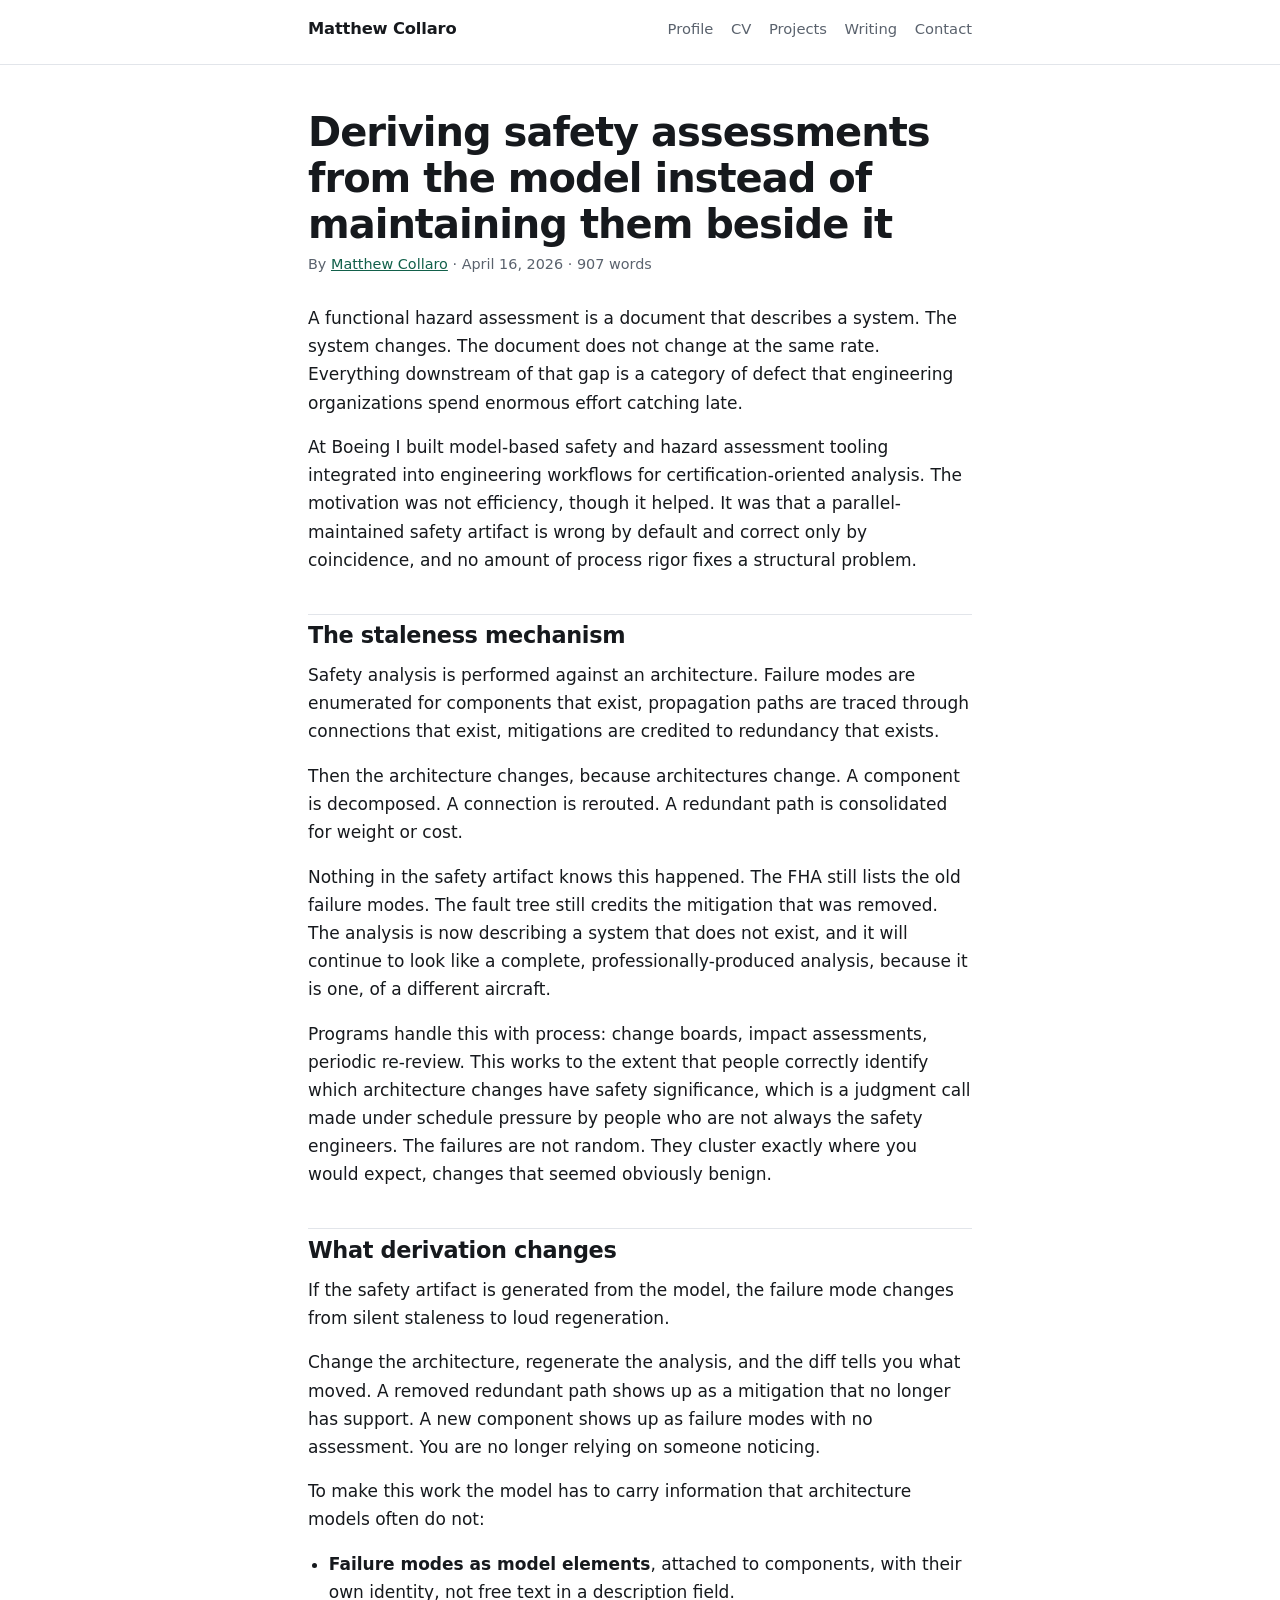
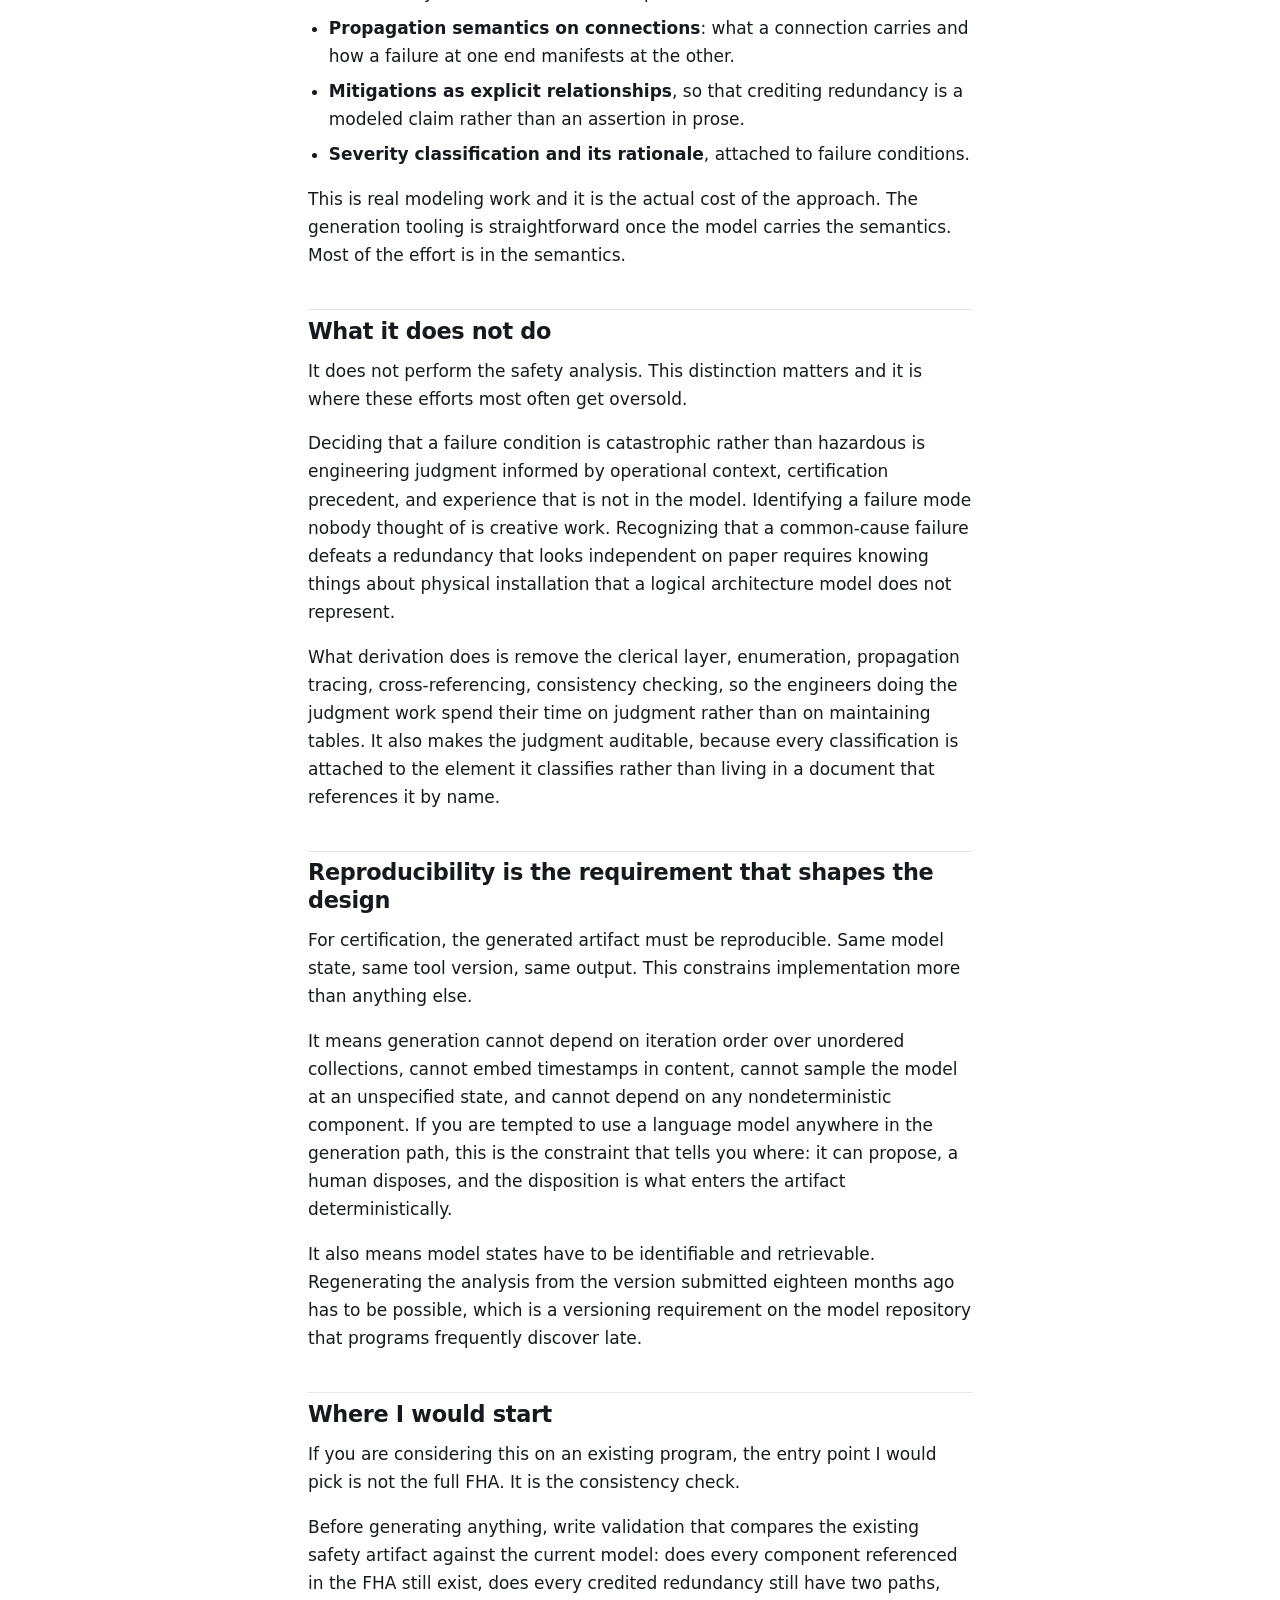
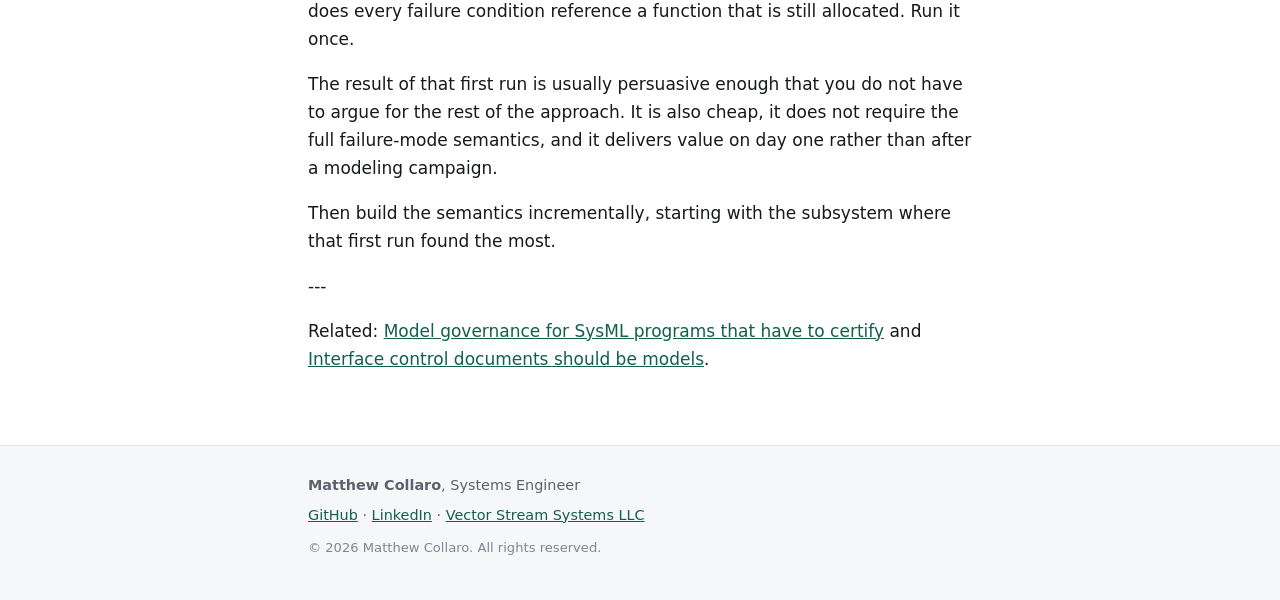
<file: docs/articles/model-based-safety-assessment.html>
<!DOCTYPE html>
<html lang="en">
<head>
<meta charset="utf-8">
<meta name="viewport" content="width=device-width, initial-scale=1">
<title>Deriving Safety Assessments From the Model Instead of Maintaining Them Beside It, Matthew Collaro</title>
<meta name="description" content="Hazard analyses go stale because they are maintained in parallel with the architecture. Generating them from the model changes which errors are possible.">
<meta name="author" content="Matthew Collaro">
<meta name="robots" content="index,follow,max-image-preview:large">
<link rel="canonical" href="https://radsilent.github.io/matthew-collaro/articles/model-based-safety-assessment.html">
<meta property="og:type" content="article">
<meta property="og:site_name" content="Matthew Collaro">
<meta property="og:title" content="Deriving Safety Assessments From the Model Instead of Maintaining Them Beside It, Matthew Collaro">
<meta property="og:description" content="Hazard analyses go stale because they are maintained in parallel with the architecture. Generating them from the model changes which errors are possible.">
<meta property="og:url" content="https://radsilent.github.io/matthew-collaro/articles/model-based-safety-assessment.html">
<meta property="og:locale" content="en_US">
<meta name="twitter:card" content="summary">
<meta name="twitter:title" content="Deriving Safety Assessments From the Model Instead of Maintaining Them Beside It, Matthew Collaro">
<meta name="twitter:description" content="Hazard analyses go stale because they are maintained in parallel with the architecture. Generating them from the model changes which errors are possible.">
<link rel="stylesheet" href="../style.css">
<script type="application/ld+json">
{
  "@context": "https://schema.org",
  "@graph": [
    {
      "@type": "Person",
      "@id": "https://radsilent.github.io/matthew-collaro/#person",
      "name": "Matthew Collaro",
      "givenName": "Matthew",
      "familyName": "Collaro",
      "alternateName": "Matt Collaro",
      "url": "https://radsilent.github.io/matthew-collaro/",
      "jobTitle": "Systems Engineer and Founder",
      "description": "Systems engineer specializing in model-based systems engineering, SysML architecture modeling, and requirements traceability across aerospace, defense, and automotive programs.",
      "alumniOf": [
        {
          "@type": "CollegeOrUniversity",
          "name": "University of South Florida"
        },
        {
          "@type": "CollegeOrUniversity",
          "name": "Georgia Institute of Technology"
        }
      ],
      "knowsAbout": [
        "Model-Based Systems Engineering",
        "SysML",
        "Requirements Traceability",
        "Systems Architecture",
        "Aerospace Systems Engineering",
        "Model Context Protocol",
        "Verification and Validation",
        "DoDAF"
      ],
      "worksFor": {
        "@type": "Organization",
        "name": "Vector Stream Systems LLC",
        "url": "https://vectorstreamsystems.com/"
      },
      "sameAs": [
        "https://github.com/radsilent",
        "https://www.linkedin.com/in/mattcollaro/",
        "https://vectorstreamsystems.com/"
      ]
    },
    {
      "@type": "WebSite",
      "@id": "https://radsilent.github.io/matthew-collaro/#website",
      "url": "https://radsilent.github.io/matthew-collaro/",
      "name": "Matthew Collaro, Systems Engineer",
      "publisher": {
        "@id": "https://radsilent.github.io/matthew-collaro/#person"
      },
      "inLanguage": "en"
    },
    {
      "@type": "BlogPosting",
      "@id": "https://radsilent.github.io/matthew-collaro/articles/model-based-safety-assessment.html#article",
      "headline": "Deriving Safety Assessments From the Model Instead of Maintaining Them Beside It, Matthew Collaro",
      "description": "Hazard analyses go stale because they are maintained in parallel with the architecture. Generating them from the model changes which errors are possible.",
      "url": "https://radsilent.github.io/matthew-collaro/articles/model-based-safety-assessment.html",
      "datePublished": "2026-04-16",
      "dateModified": "2026-04-16",
      "wordCount": 907,
      "author": {
        "@id": "https://radsilent.github.io/matthew-collaro/#person"
      },
      "publisher": {
        "@id": "https://radsilent.github.io/matthew-collaro/#person"
      },
      "isPartOf": {
        "@id": "https://radsilent.github.io/matthew-collaro/#website"
      },
      "mainEntityOfPage": "https://radsilent.github.io/matthew-collaro/articles/model-based-safety-assessment.html",
      "inLanguage": "en"
    }
  ]
}
</script>
</head>
<body>
<a class="skip" href="#main">Skip to content</a>
<header class="site-header">
  <div class="wrap">
    <a class="brand" href="../index.html">Matthew Collaro</a>
    <nav aria-label="Primary">
      <ul>
        <li><a href="../index.html">Profile</a></li>
        <li><a href="../cv.html">CV</a></li>
        <li><a href="../projects.html">Projects</a></li>
        <li><a href="../writing.html">Writing</a></li>
        <li><a href="../contact.html">Contact</a></li>
      </ul>
    </nav>
  </div>
</header>

<main id="main" class="wrap">
  <article>
    <header class="page-head">
      <h1>Deriving safety assessments from the model instead of maintaining them beside it</h1>
      <p class="byline">By <a href="../index.html" rel="author">Matthew Collaro</a> &middot; <time datetime="2026-04-16">April 16, 2026</time> &middot; 907 words</p>
    </header>
<p>A functional hazard assessment is a document that describes a system. The system changes. The document does not change at the same rate. Everything downstream of that gap is a category of defect that engineering organizations spend enormous effort catching late.</p>
<p>At Boeing I built model-based safety and hazard assessment tooling integrated into engineering workflows for certification-oriented analysis. The motivation was not efficiency, though it helped. It was that a parallel-maintained safety artifact is wrong by default and correct only by coincidence, and no amount of process rigor fixes a structural problem.</p>
<h2 id="the-staleness-mechanism">The staleness mechanism</h2>
<p>Safety analysis is performed against an architecture. Failure modes are enumerated for components that exist, propagation paths are traced through connections that exist, mitigations are credited to redundancy that exists.</p>
<p>Then the architecture changes, because architectures change. A component is decomposed. A connection is rerouted. A redundant path is consolidated for weight or cost.</p>
<p>Nothing in the safety artifact knows this happened. The FHA still lists the old failure modes. The fault tree still credits the mitigation that was removed. The analysis is now describing a system that does not exist, and it will continue to look like a complete, professionally-produced analysis, because it is one, of a different aircraft.</p>
<p>Programs handle this with process: change boards, impact assessments, periodic re-review. This works to the extent that people correctly identify which architecture changes have safety significance, which is a judgment call made under schedule pressure by people who are not always the safety engineers. The failures are not random. They cluster exactly where you would expect, changes that seemed obviously benign.</p>
<h2 id="what-derivation-changes">What derivation changes</h2>
<p>If the safety artifact is generated from the model, the failure mode changes from silent staleness to loud regeneration.</p>
<p>Change the architecture, regenerate the analysis, and the diff tells you what moved. A removed redundant path shows up as a mitigation that no longer has support. A new component shows up as failure modes with no assessment. You are no longer relying on someone noticing.</p>
<p>To make this work the model has to carry information that architecture models often do not:</p>
<ul>
<li><strong>Failure modes as model elements</strong>, attached to components, with their own identity, not free text in a description field.</li>
<li><strong>Propagation semantics on connections</strong>: what a connection carries and how a failure at one end manifests at the other.</li>
<li><strong>Mitigations as explicit relationships</strong>, so that crediting redundancy is a modeled claim rather than an assertion in prose.</li>
<li><strong>Severity classification and its rationale</strong>, attached to failure conditions.</li>
</ul>
<p>This is real modeling work and it is the actual cost of the approach. The generation tooling is straightforward once the model carries the semantics. Most of the effort is in the semantics.</p>
<h2 id="what-it-does-not-do">What it does not do</h2>
<p>It does not perform the safety analysis. This distinction matters and it is where these efforts most often get oversold.</p>
<p>Deciding that a failure condition is catastrophic rather than hazardous is engineering judgment informed by operational context, certification precedent, and experience that is not in the model. Identifying a failure mode nobody thought of is creative work. Recognizing that a common-cause failure defeats a redundancy that looks independent on paper requires knowing things about physical installation that a logical architecture model does not represent.</p>
<p>What derivation does is remove the clerical layer, enumeration, propagation tracing, cross-referencing, consistency checking, so the engineers doing the judgment work spend their time on judgment rather than on maintaining tables. It also makes the judgment auditable, because every classification is attached to the element it classifies rather than living in a document that references it by name.</p>
<h2 id="reproducibility-is-the-requirement-that-shapes-the-design">Reproducibility is the requirement that shapes the design</h2>
<p>For certification, the generated artifact must be reproducible. Same model state, same tool version, same output. This constrains implementation more than anything else.</p>
<p>It means generation cannot depend on iteration order over unordered collections, cannot embed timestamps in content, cannot sample the model at an unspecified state, and cannot depend on any nondeterministic component. If you are tempted to use a language model anywhere in the generation path, this is the constraint that tells you where: it can propose, a human disposes, and the disposition is what enters the artifact deterministically.</p>
<p>It also means model states have to be identifiable and retrievable. Regenerating the analysis from the version submitted eighteen months ago has to be possible, which is a versioning requirement on the model repository that programs frequently discover late.</p>
<h2 id="where-i-would-start">Where I would start</h2>
<p>If you are considering this on an existing program, the entry point I would pick is not the full FHA. It is the consistency check.</p>
<p>Before generating anything, write validation that compares the existing safety artifact against the current model: does every component referenced in the FHA still exist, does every credited redundancy still have two paths, does every failure condition reference a function that is still allocated. Run it once.</p>
<p>The result of that first run is usually persuasive enough that you do not have to argue for the rest of the approach. It is also cheap, it does not require the full failure-mode semantics, and it delivers value on day one rather than after a modeling campaign.</p>
<p>Then build the semantics incrementally, starting with the subsystem where that first run found the most.</p>
<p>---</p>
<p>Related: <a href="sysml-model-governance.html">Model governance for SysML programs that have to certify</a> and <a href="interface-control-documents-as-models.html">Interface control documents should be models</a>.</p>
  </article>
</main>

<footer class="site-footer">
  <div class="wrap">
    <p><strong>Matthew Collaro</strong>, Systems Engineer</p>
    <p><a href="https://github.com/radsilent" rel="me noopener">GitHub</a> &middot;
       <a href="https://www.linkedin.com/in/mattcollaro/" rel="me noopener">LinkedIn</a> &middot;
       <a href="https://vectorstreamsystems.com/" rel="noopener">Vector Stream Systems LLC</a></p>
    <p class="fine">&copy; 2026 Matthew Collaro. All rights reserved.</p>
  </div>
</footer>
</body>
</html>
</file>
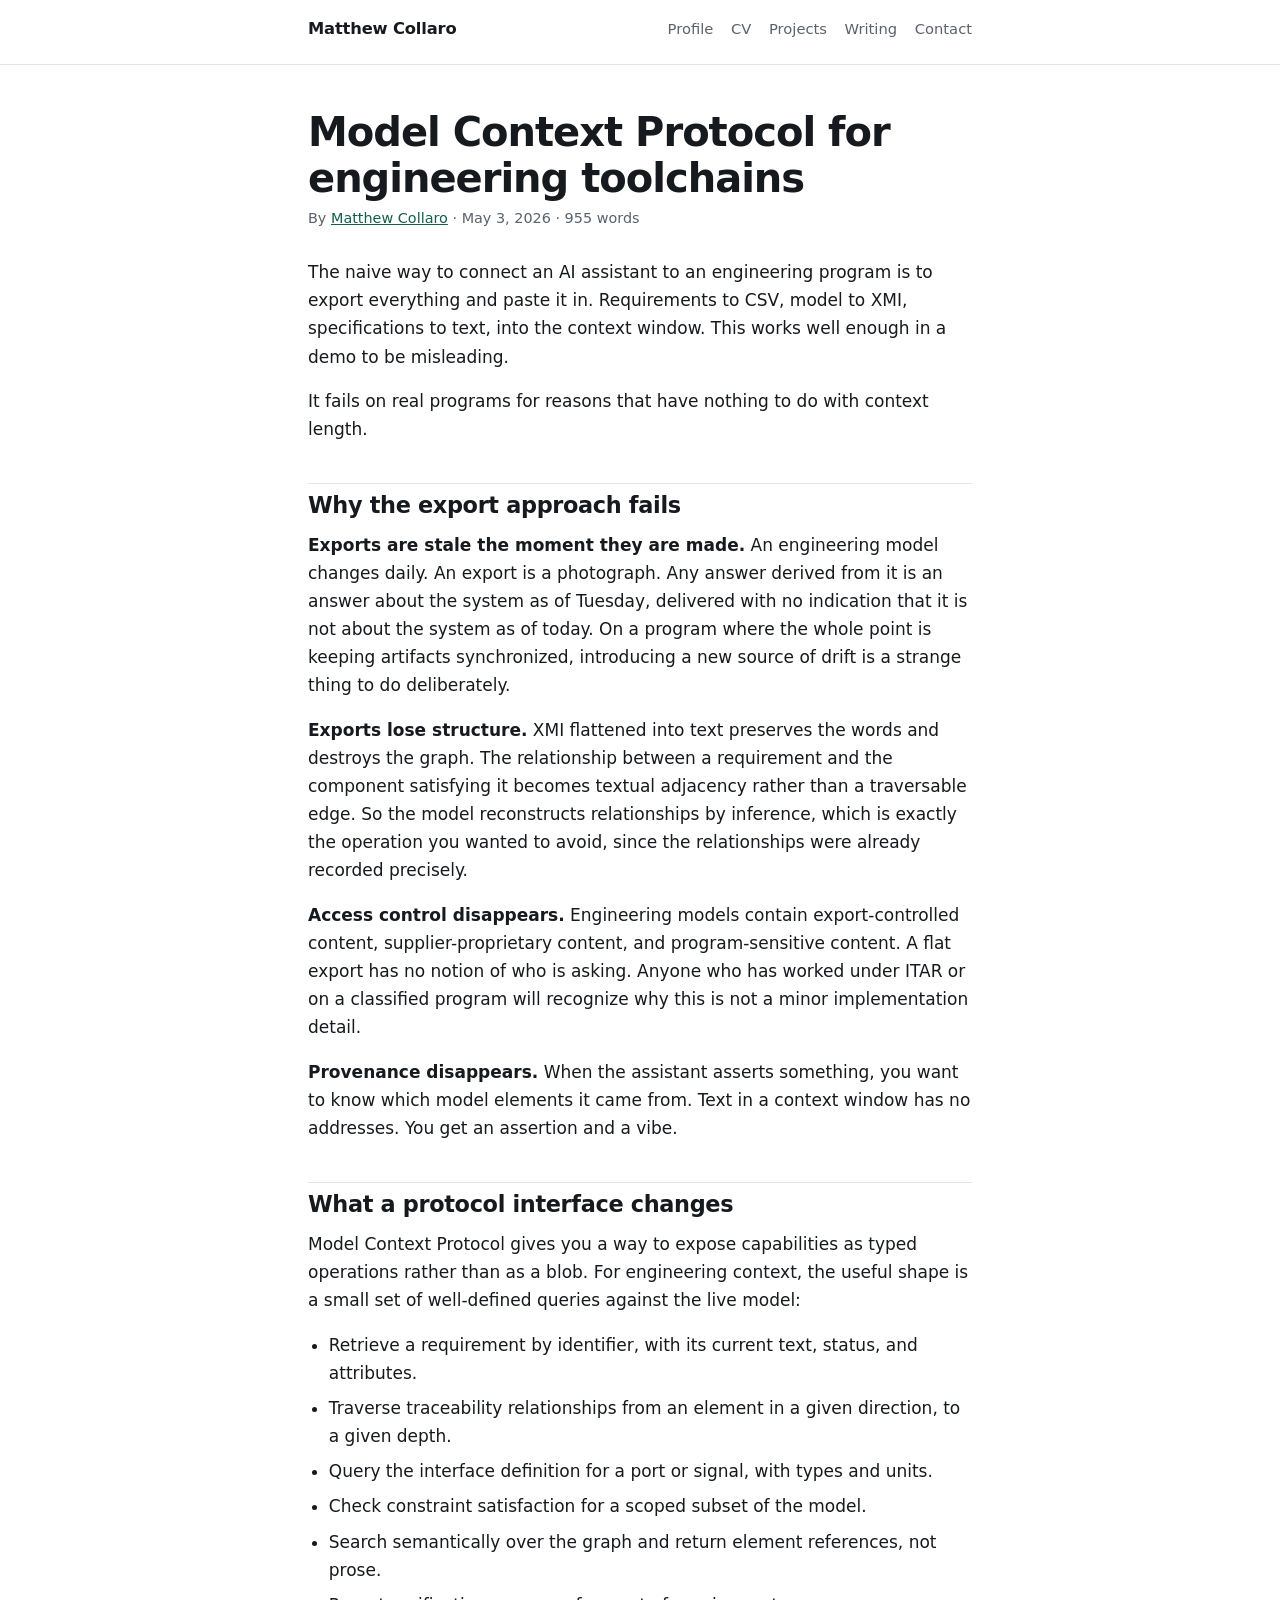
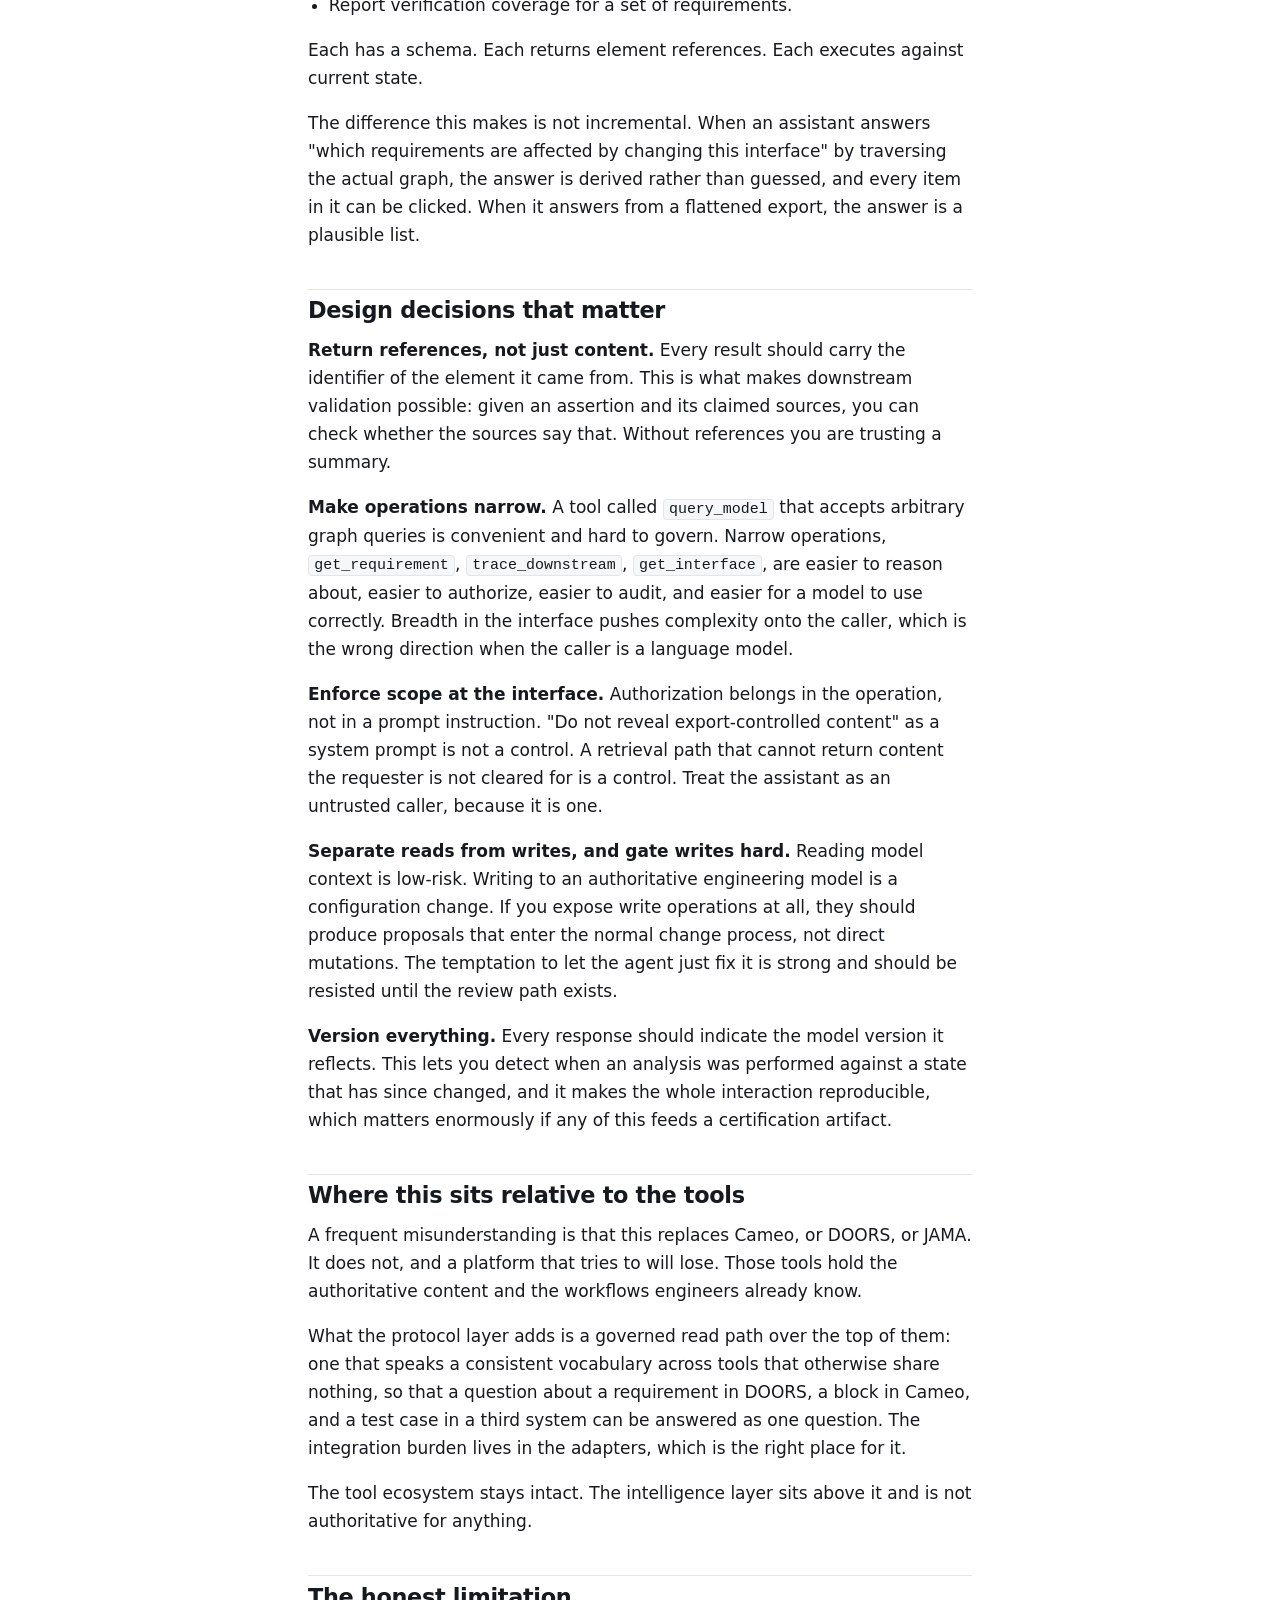
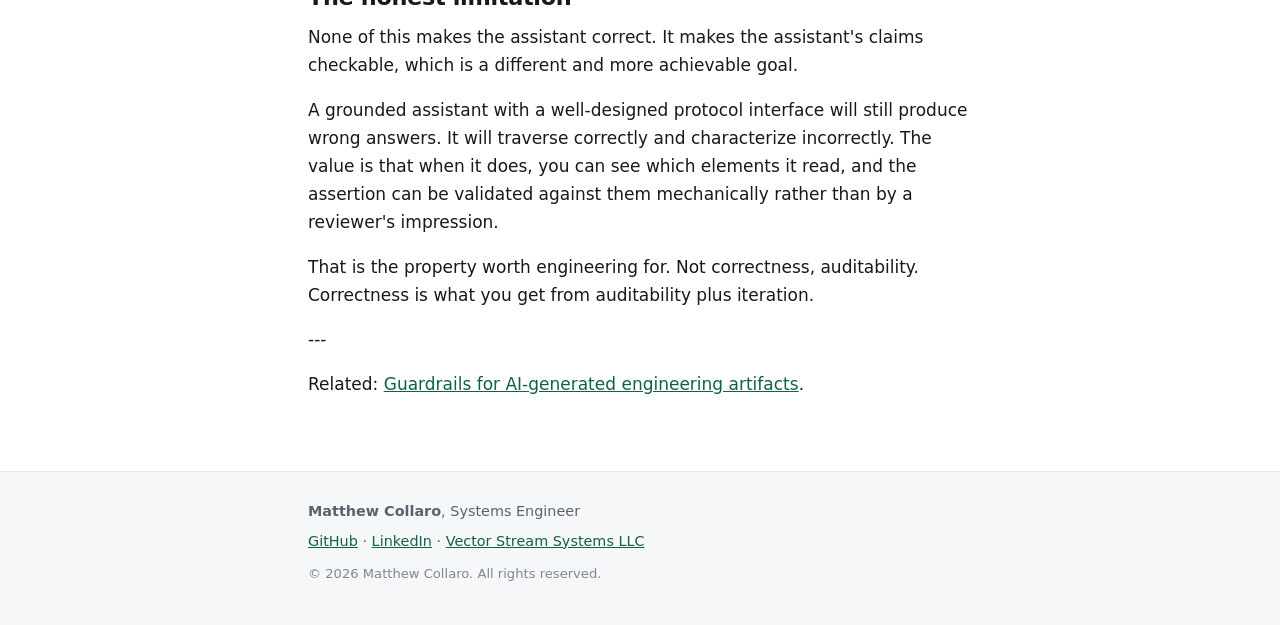
<file: docs/articles/model-context-protocol-engineering-toolchains.html>
<!DOCTYPE html>
<html lang="en">
<head>
<meta charset="utf-8">
<meta name="viewport" content="width=device-width, initial-scale=1">
<title>Model Context Protocol for Engineering Toolchains, Matthew Collaro</title>
<meta name="description" content="Why exposing MBSE context through typed, governed operations beats dumping exported documents into a context window, and what the interface design has to get right.">
<meta name="author" content="Matthew Collaro">
<meta name="robots" content="index,follow,max-image-preview:large">
<link rel="canonical" href="https://radsilent.github.io/matthew-collaro/articles/model-context-protocol-engineering-toolchains.html">
<meta property="og:type" content="article">
<meta property="og:site_name" content="Matthew Collaro">
<meta property="og:title" content="Model Context Protocol for Engineering Toolchains, Matthew Collaro">
<meta property="og:description" content="Why exposing MBSE context through typed, governed operations beats dumping exported documents into a context window, and what the interface design has to get right.">
<meta property="og:url" content="https://radsilent.github.io/matthew-collaro/articles/model-context-protocol-engineering-toolchains.html">
<meta property="og:locale" content="en_US">
<meta name="twitter:card" content="summary">
<meta name="twitter:title" content="Model Context Protocol for Engineering Toolchains, Matthew Collaro">
<meta name="twitter:description" content="Why exposing MBSE context through typed, governed operations beats dumping exported documents into a context window, and what the interface design has to get right.">
<link rel="stylesheet" href="../style.css">
<script type="application/ld+json">
{
  "@context": "https://schema.org",
  "@graph": [
    {
      "@type": "Person",
      "@id": "https://radsilent.github.io/matthew-collaro/#person",
      "name": "Matthew Collaro",
      "givenName": "Matthew",
      "familyName": "Collaro",
      "alternateName": "Matt Collaro",
      "url": "https://radsilent.github.io/matthew-collaro/",
      "jobTitle": "Systems Engineer and Founder",
      "description": "Systems engineer specializing in model-based systems engineering, SysML architecture modeling, and requirements traceability across aerospace, defense, and automotive programs.",
      "alumniOf": [
        {
          "@type": "CollegeOrUniversity",
          "name": "University of South Florida"
        },
        {
          "@type": "CollegeOrUniversity",
          "name": "Georgia Institute of Technology"
        }
      ],
      "knowsAbout": [
        "Model-Based Systems Engineering",
        "SysML",
        "Requirements Traceability",
        "Systems Architecture",
        "Aerospace Systems Engineering",
        "Model Context Protocol",
        "Verification and Validation",
        "DoDAF"
      ],
      "worksFor": {
        "@type": "Organization",
        "name": "Vector Stream Systems LLC",
        "url": "https://vectorstreamsystems.com/"
      },
      "sameAs": [
        "https://github.com/radsilent",
        "https://www.linkedin.com/in/mattcollaro/",
        "https://vectorstreamsystems.com/"
      ]
    },
    {
      "@type": "WebSite",
      "@id": "https://radsilent.github.io/matthew-collaro/#website",
      "url": "https://radsilent.github.io/matthew-collaro/",
      "name": "Matthew Collaro, Systems Engineer",
      "publisher": {
        "@id": "https://radsilent.github.io/matthew-collaro/#person"
      },
      "inLanguage": "en"
    },
    {
      "@type": "BlogPosting",
      "@id": "https://radsilent.github.io/matthew-collaro/articles/model-context-protocol-engineering-toolchains.html#article",
      "headline": "Model Context Protocol for Engineering Toolchains, Matthew Collaro",
      "description": "Why exposing MBSE context through typed, governed operations beats dumping exported documents into a context window, and what the interface design has to get right.",
      "url": "https://radsilent.github.io/matthew-collaro/articles/model-context-protocol-engineering-toolchains.html",
      "datePublished": "2026-05-03",
      "dateModified": "2026-05-03",
      "wordCount": 955,
      "author": {
        "@id": "https://radsilent.github.io/matthew-collaro/#person"
      },
      "publisher": {
        "@id": "https://radsilent.github.io/matthew-collaro/#person"
      },
      "isPartOf": {
        "@id": "https://radsilent.github.io/matthew-collaro/#website"
      },
      "mainEntityOfPage": "https://radsilent.github.io/matthew-collaro/articles/model-context-protocol-engineering-toolchains.html",
      "inLanguage": "en"
    }
  ]
}
</script>
</head>
<body>
<a class="skip" href="#main">Skip to content</a>
<header class="site-header">
  <div class="wrap">
    <a class="brand" href="../index.html">Matthew Collaro</a>
    <nav aria-label="Primary">
      <ul>
        <li><a href="../index.html">Profile</a></li>
        <li><a href="../cv.html">CV</a></li>
        <li><a href="../projects.html">Projects</a></li>
        <li><a href="../writing.html">Writing</a></li>
        <li><a href="../contact.html">Contact</a></li>
      </ul>
    </nav>
  </div>
</header>

<main id="main" class="wrap">
  <article>
    <header class="page-head">
      <h1>Model Context Protocol for engineering toolchains</h1>
      <p class="byline">By <a href="../index.html" rel="author">Matthew Collaro</a> &middot; <time datetime="2026-05-03">May 3, 2026</time> &middot; 955 words</p>
    </header>
<p>The naive way to connect an AI assistant to an engineering program is to export everything and paste it in. Requirements to CSV, model to XMI, specifications to text, into the context window. This works well enough in a demo to be misleading.</p>
<p>It fails on real programs for reasons that have nothing to do with context length.</p>
<h2 id="why-the-export-approach-fails">Why the export approach fails</h2>
<p><strong>Exports are stale the moment they are made.</strong> An engineering model changes daily. An export is a photograph. Any answer derived from it is an answer about the system as of Tuesday, delivered with no indication that it is not about the system as of today. On a program where the whole point is keeping artifacts synchronized, introducing a new source of drift is a strange thing to do deliberately.</p>
<p><strong>Exports lose structure.</strong> XMI flattened into text preserves the words and destroys the graph. The relationship between a requirement and the component satisfying it becomes textual adjacency rather than a traversable edge. So the model reconstructs relationships by inference, which is exactly the operation you wanted to avoid, since the relationships were already recorded precisely.</p>
<p><strong>Access control disappears.</strong> Engineering models contain export-controlled content, supplier-proprietary content, and program-sensitive content. A flat export has no notion of who is asking. Anyone who has worked under ITAR or on a classified program will recognize why this is not a minor implementation detail.</p>
<p><strong>Provenance disappears.</strong> When the assistant asserts something, you want to know which model elements it came from. Text in a context window has no addresses. You get an assertion and a vibe.</p>
<h2 id="what-a-protocol-interface-changes">What a protocol interface changes</h2>
<p>Model Context Protocol gives you a way to expose capabilities as typed operations rather than as a blob. For engineering context, the useful shape is a small set of well-defined queries against the live model:</p>
<ul>
<li>Retrieve a requirement by identifier, with its current text, status, and attributes.</li>
<li>Traverse traceability relationships from an element in a given direction, to a given depth.</li>
<li>Query the interface definition for a port or signal, with types and units.</li>
<li>Check constraint satisfaction for a scoped subset of the model.</li>
<li>Search semantically over the graph and return element references, not prose.</li>
<li>Report verification coverage for a set of requirements.</li>
</ul>
<p>Each has a schema. Each returns element references. Each executes against current state.</p>
<p>The difference this makes is not incremental. When an assistant answers "which requirements are affected by changing this interface" by traversing the actual graph, the answer is derived rather than guessed, and every item in it can be clicked. When it answers from a flattened export, the answer is a plausible list.</p>
<h2 id="design-decisions-that-matter">Design decisions that matter</h2>
<p><strong>Return references, not just content.</strong> Every result should carry the identifier of the element it came from. This is what makes downstream validation possible: given an assertion and its claimed sources, you can check whether the sources say that. Without references you are trusting a summary.</p>
<p><strong>Make operations narrow.</strong> A tool called <code>query_model</code> that accepts arbitrary graph queries is convenient and hard to govern. Narrow operations, <code>get_requirement</code>, <code>trace_downstream</code>, <code>get_interface</code>, are easier to reason about, easier to authorize, easier to audit, and easier for a model to use correctly. Breadth in the interface pushes complexity onto the caller, which is the wrong direction when the caller is a language model.</p>
<p><strong>Enforce scope at the interface.</strong> Authorization belongs in the operation, not in a prompt instruction. "Do not reveal export-controlled content" as a system prompt is not a control. A retrieval path that cannot return content the requester is not cleared for is a control. Treat the assistant as an untrusted caller, because it is one.</p>
<p><strong>Separate reads from writes, and gate writes hard.</strong> Reading model context is low-risk. Writing to an authoritative engineering model is a configuration change. If you expose write operations at all, they should produce proposals that enter the normal change process, not direct mutations. The temptation to let the agent just fix it is strong and should be resisted until the review path exists.</p>
<p><strong>Version everything.</strong> Every response should indicate the model version it reflects. This lets you detect when an analysis was performed against a state that has since changed, and it makes the whole interaction reproducible, which matters enormously if any of this feeds a certification artifact.</p>
<h2 id="where-this-sits-relative-to-the-tools">Where this sits relative to the tools</h2>
<p>A frequent misunderstanding is that this replaces Cameo, or DOORS, or JAMA. It does not, and a platform that tries to will lose. Those tools hold the authoritative content and the workflows engineers already know.</p>
<p>What the protocol layer adds is a governed read path over the top of them: one that speaks a consistent vocabulary across tools that otherwise share nothing, so that a question about a requirement in DOORS, a block in Cameo, and a test case in a third system can be answered as one question. The integration burden lives in the adapters, which is the right place for it.</p>
<p>The tool ecosystem stays intact. The intelligence layer sits above it and is not authoritative for anything.</p>
<h2 id="the-honest-limitation">The honest limitation</h2>
<p>None of this makes the assistant correct. It makes the assistant's claims checkable, which is a different and more achievable goal.</p>
<p>A grounded assistant with a well-designed protocol interface will still produce wrong answers. It will traverse correctly and characterize incorrectly. The value is that when it does, you can see which elements it read, and the assertion can be validated against them mechanically rather than by a reviewer's impression.</p>
<p>That is the property worth engineering for. Not correctness, auditability. Correctness is what you get from auditability plus iteration.</p>
<p>---</p>
<p>Related: <a href="guardrails-for-ai-generated-engineering-artifacts.html">Guardrails for AI-generated engineering artifacts</a>.</p>
  </article>
</main>

<footer class="site-footer">
  <div class="wrap">
    <p><strong>Matthew Collaro</strong>, Systems Engineer</p>
    <p><a href="https://github.com/radsilent" rel="me noopener">GitHub</a> &middot;
       <a href="https://www.linkedin.com/in/mattcollaro/" rel="me noopener">LinkedIn</a> &middot;
       <a href="https://vectorstreamsystems.com/" rel="noopener">Vector Stream Systems LLC</a></p>
    <p class="fine">&copy; 2026 Matthew Collaro. All rights reserved.</p>
  </div>
</footer>
</body>
</html>
</file>
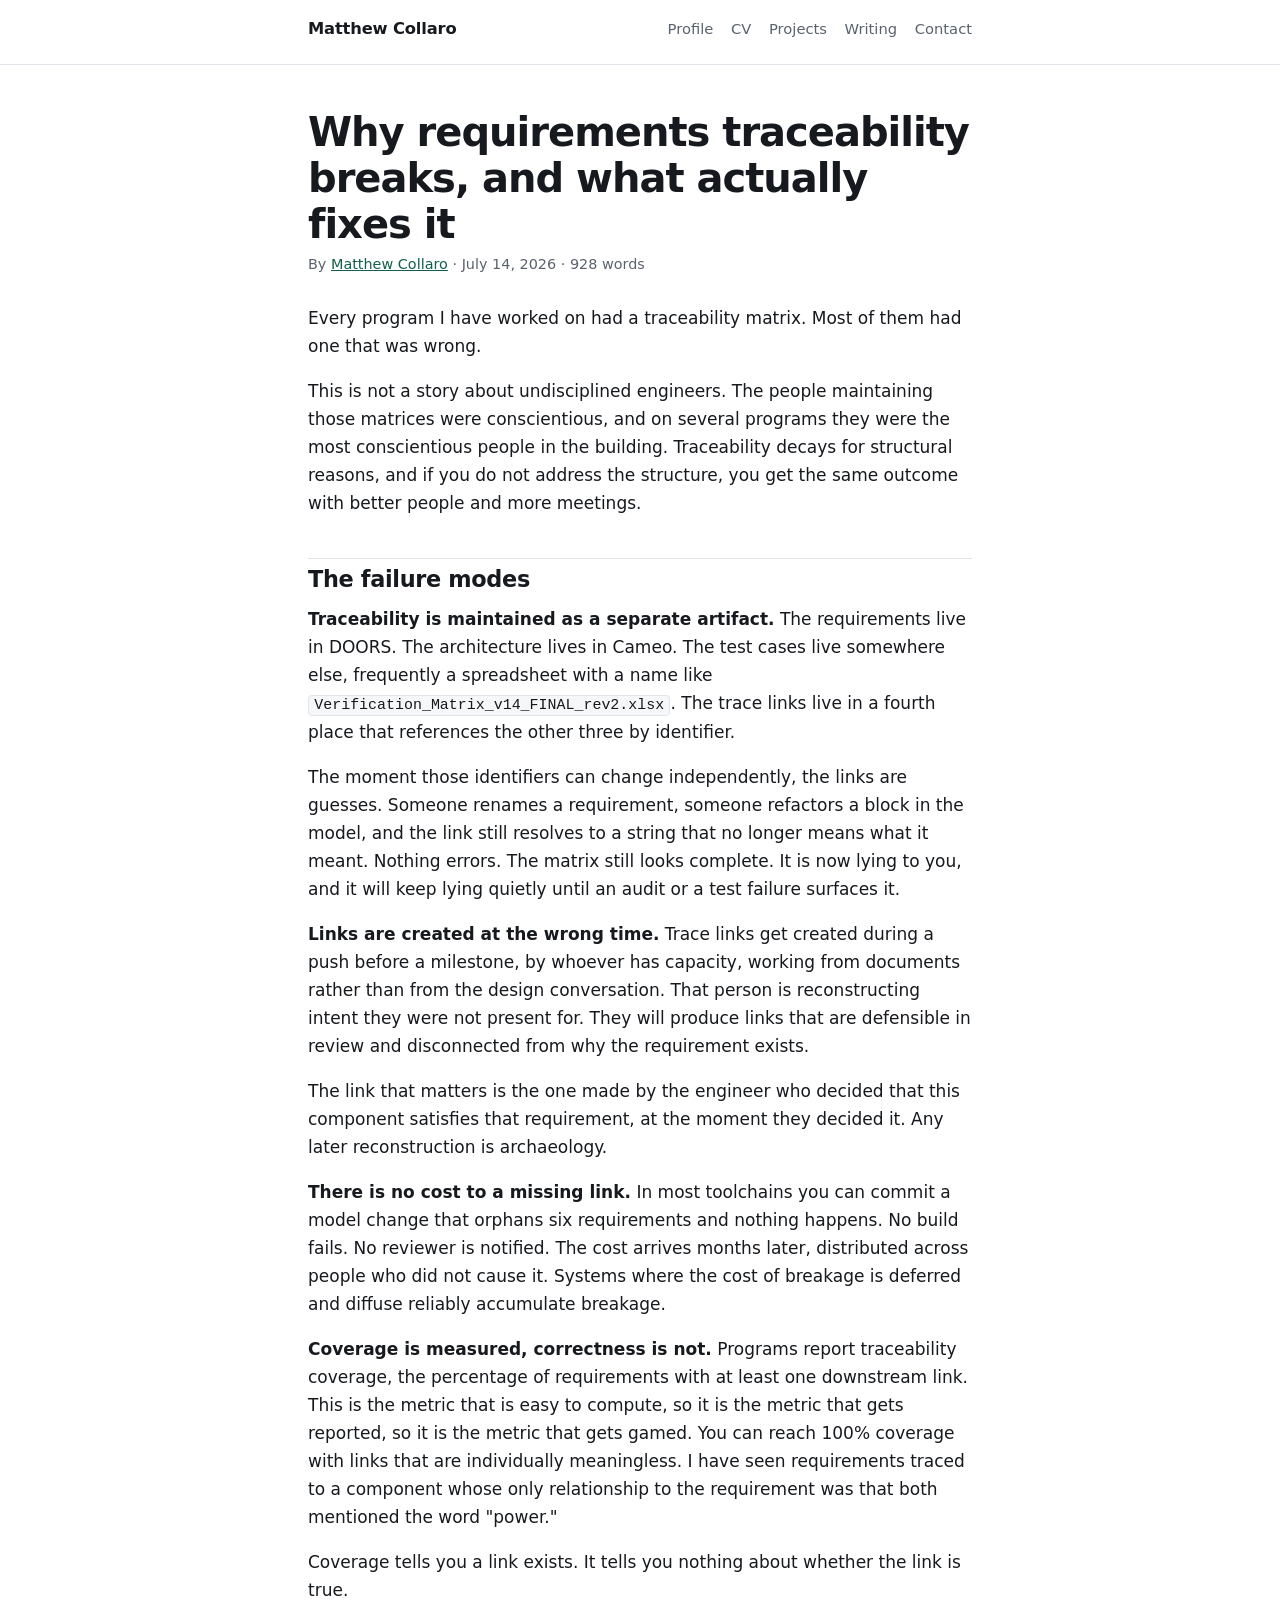
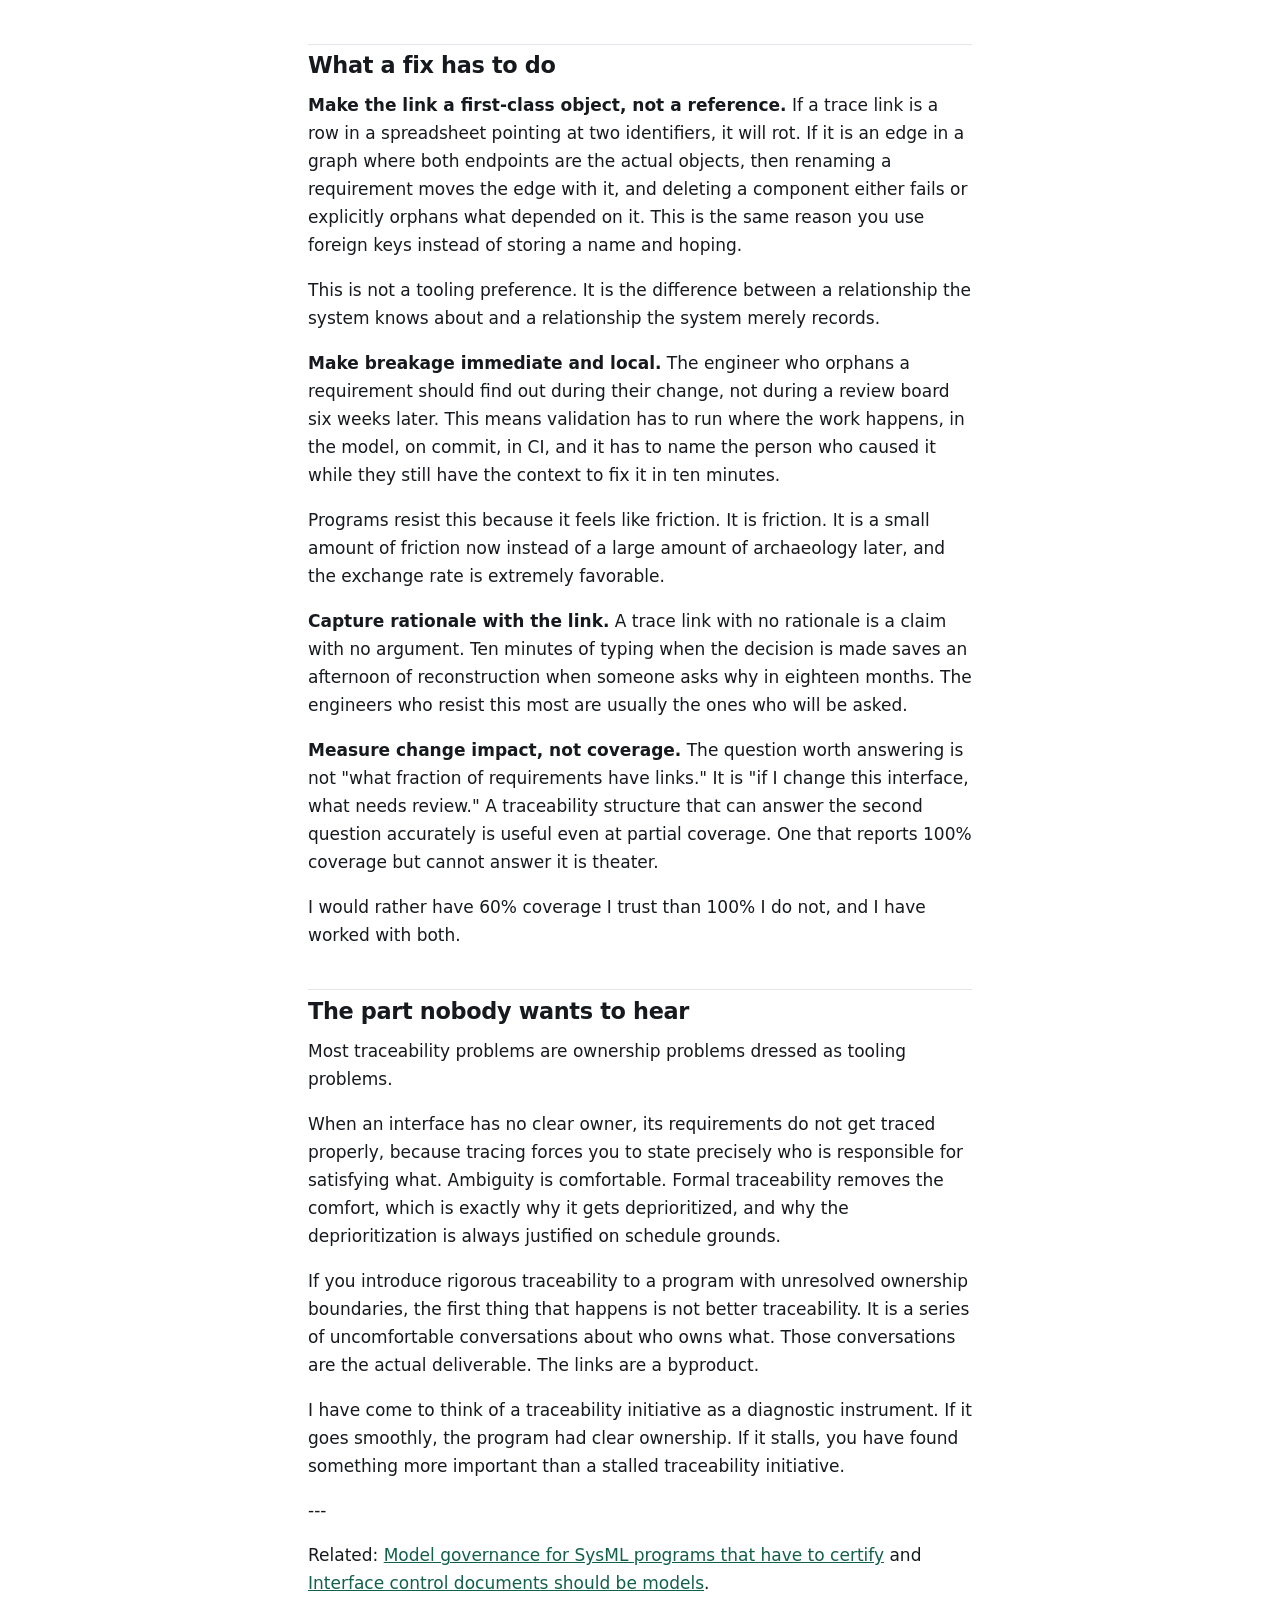
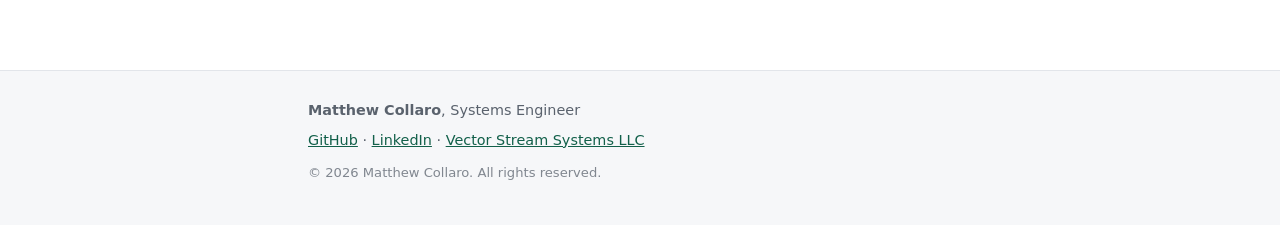
<file: docs/articles/requirements-traceability-breaks.html>
<!DOCTYPE html>
<html lang="en">
<head>
<meta charset="utf-8">
<meta name="viewport" content="width=device-width, initial-scale=1">
<title>Why Requirements Traceability Breaks, and What Actually Fixes It, Matthew Collaro</title>
<meta name="description" content="Traceability decays on real programs for structural reasons, not because engineers are lazy. A look at the actual failure modes and what a fix has to do.">
<meta name="author" content="Matthew Collaro">
<meta name="robots" content="index,follow,max-image-preview:large">
<link rel="canonical" href="https://radsilent.github.io/matthew-collaro/articles/requirements-traceability-breaks.html">
<meta property="og:type" content="article">
<meta property="og:site_name" content="Matthew Collaro">
<meta property="og:title" content="Why Requirements Traceability Breaks, and What Actually Fixes It, Matthew Collaro">
<meta property="og:description" content="Traceability decays on real programs for structural reasons, not because engineers are lazy. A look at the actual failure modes and what a fix has to do.">
<meta property="og:url" content="https://radsilent.github.io/matthew-collaro/articles/requirements-traceability-breaks.html">
<meta property="og:locale" content="en_US">
<meta name="twitter:card" content="summary">
<meta name="twitter:title" content="Why Requirements Traceability Breaks, and What Actually Fixes It, Matthew Collaro">
<meta name="twitter:description" content="Traceability decays on real programs for structural reasons, not because engineers are lazy. A look at the actual failure modes and what a fix has to do.">
<link rel="stylesheet" href="../style.css">
<script type="application/ld+json">
{
  "@context": "https://schema.org",
  "@graph": [
    {
      "@type": "Person",
      "@id": "https://radsilent.github.io/matthew-collaro/#person",
      "name": "Matthew Collaro",
      "givenName": "Matthew",
      "familyName": "Collaro",
      "alternateName": "Matt Collaro",
      "url": "https://radsilent.github.io/matthew-collaro/",
      "jobTitle": "Systems Engineer and Founder",
      "description": "Systems engineer specializing in model-based systems engineering, SysML architecture modeling, and requirements traceability across aerospace, defense, and automotive programs.",
      "alumniOf": [
        {
          "@type": "CollegeOrUniversity",
          "name": "University of South Florida"
        },
        {
          "@type": "CollegeOrUniversity",
          "name": "Georgia Institute of Technology"
        }
      ],
      "knowsAbout": [
        "Model-Based Systems Engineering",
        "SysML",
        "Requirements Traceability",
        "Systems Architecture",
        "Aerospace Systems Engineering",
        "Model Context Protocol",
        "Verification and Validation",
        "DoDAF"
      ],
      "worksFor": {
        "@type": "Organization",
        "name": "Vector Stream Systems LLC",
        "url": "https://vectorstreamsystems.com/"
      },
      "sameAs": [
        "https://github.com/radsilent",
        "https://www.linkedin.com/in/mattcollaro/",
        "https://vectorstreamsystems.com/"
      ]
    },
    {
      "@type": "WebSite",
      "@id": "https://radsilent.github.io/matthew-collaro/#website",
      "url": "https://radsilent.github.io/matthew-collaro/",
      "name": "Matthew Collaro, Systems Engineer",
      "publisher": {
        "@id": "https://radsilent.github.io/matthew-collaro/#person"
      },
      "inLanguage": "en"
    },
    {
      "@type": "BlogPosting",
      "@id": "https://radsilent.github.io/matthew-collaro/articles/requirements-traceability-breaks.html#article",
      "headline": "Why Requirements Traceability Breaks, and What Actually Fixes It, Matthew Collaro",
      "description": "Traceability decays on real programs for structural reasons, not because engineers are lazy. A look at the actual failure modes and what a fix has to do.",
      "url": "https://radsilent.github.io/matthew-collaro/articles/requirements-traceability-breaks.html",
      "datePublished": "2026-07-14",
      "dateModified": "2026-07-14",
      "wordCount": 928,
      "author": {
        "@id": "https://radsilent.github.io/matthew-collaro/#person"
      },
      "publisher": {
        "@id": "https://radsilent.github.io/matthew-collaro/#person"
      },
      "isPartOf": {
        "@id": "https://radsilent.github.io/matthew-collaro/#website"
      },
      "mainEntityOfPage": "https://radsilent.github.io/matthew-collaro/articles/requirements-traceability-breaks.html",
      "inLanguage": "en"
    }
  ]
}
</script>
</head>
<body>
<a class="skip" href="#main">Skip to content</a>
<header class="site-header">
  <div class="wrap">
    <a class="brand" href="../index.html">Matthew Collaro</a>
    <nav aria-label="Primary">
      <ul>
        <li><a href="../index.html">Profile</a></li>
        <li><a href="../cv.html">CV</a></li>
        <li><a href="../projects.html">Projects</a></li>
        <li><a href="../writing.html">Writing</a></li>
        <li><a href="../contact.html">Contact</a></li>
      </ul>
    </nav>
  </div>
</header>

<main id="main" class="wrap">
  <article>
    <header class="page-head">
      <h1>Why requirements traceability breaks, and what actually fixes it</h1>
      <p class="byline">By <a href="../index.html" rel="author">Matthew Collaro</a> &middot; <time datetime="2026-07-14">July 14, 2026</time> &middot; 928 words</p>
    </header>
<p>Every program I have worked on had a traceability matrix. Most of them had one that was wrong.</p>
<p>This is not a story about undisciplined engineers. The people maintaining those matrices were conscientious, and on several programs they were the most conscientious people in the building. Traceability decays for structural reasons, and if you do not address the structure, you get the same outcome with better people and more meetings.</p>
<h2 id="the-failure-modes">The failure modes</h2>
<p><strong>Traceability is maintained as a separate artifact.</strong> The requirements live in DOORS. The architecture lives in Cameo. The test cases live somewhere else, frequently a spreadsheet with a name like <code>Verification_Matrix_v14_FINAL_rev2.xlsx</code>. The trace links live in a fourth place that references the other three by identifier.</p>
<p>The moment those identifiers can change independently, the links are guesses. Someone renames a requirement, someone refactors a block in the model, and the link still resolves to a string that no longer means what it meant. Nothing errors. The matrix still looks complete. It is now lying to you, and it will keep lying quietly until an audit or a test failure surfaces it.</p>
<p><strong>Links are created at the wrong time.</strong> Trace links get created during a push before a milestone, by whoever has capacity, working from documents rather than from the design conversation. That person is reconstructing intent they were not present for. They will produce links that are defensible in review and disconnected from why the requirement exists.</p>
<p>The link that matters is the one made by the engineer who decided that this component satisfies that requirement, at the moment they decided it. Any later reconstruction is archaeology.</p>
<p><strong>There is no cost to a missing link.</strong> In most toolchains you can commit a model change that orphans six requirements and nothing happens. No build fails. No reviewer is notified. The cost arrives months later, distributed across people who did not cause it. Systems where the cost of breakage is deferred and diffuse reliably accumulate breakage.</p>
<p><strong>Coverage is measured, correctness is not.</strong> Programs report traceability coverage, the percentage of requirements with at least one downstream link. This is the metric that is easy to compute, so it is the metric that gets reported, so it is the metric that gets gamed. You can reach 100% coverage with links that are individually meaningless. I have seen requirements traced to a component whose only relationship to the requirement was that both mentioned the word "power."</p>
<p>Coverage tells you a link exists. It tells you nothing about whether the link is true.</p>
<h2 id="what-a-fix-has-to-do">What a fix has to do</h2>
<p><strong>Make the link a first-class object, not a reference.</strong> If a trace link is a row in a spreadsheet pointing at two identifiers, it will rot. If it is an edge in a graph where both endpoints are the actual objects, then renaming a requirement moves the edge with it, and deleting a component either fails or explicitly orphans what depended on it. This is the same reason you use foreign keys instead of storing a name and hoping.</p>
<p>This is not a tooling preference. It is the difference between a relationship the system knows about and a relationship the system merely records.</p>
<p><strong>Make breakage immediate and local.</strong> The engineer who orphans a requirement should find out during their change, not during a review board six weeks later. This means validation has to run where the work happens, in the model, on commit, in CI, and it has to name the person who caused it while they still have the context to fix it in ten minutes.</p>
<p>Programs resist this because it feels like friction. It is friction. It is a small amount of friction now instead of a large amount of archaeology later, and the exchange rate is extremely favorable.</p>
<p><strong>Capture rationale with the link.</strong> A trace link with no rationale is a claim with no argument. Ten minutes of typing when the decision is made saves an afternoon of reconstruction when someone asks why in eighteen months. The engineers who resist this most are usually the ones who will be asked.</p>
<p><strong>Measure change impact, not coverage.</strong> The question worth answering is not "what fraction of requirements have links." It is "if I change this interface, what needs review." A traceability structure that can answer the second question accurately is useful even at partial coverage. One that reports 100% coverage but cannot answer it is theater.</p>
<p>I would rather have 60% coverage I trust than 100% I do not, and I have worked with both.</p>
<h2 id="the-part-nobody-wants-to-hear">The part nobody wants to hear</h2>
<p>Most traceability problems are ownership problems dressed as tooling problems.</p>
<p>When an interface has no clear owner, its requirements do not get traced properly, because tracing forces you to state precisely who is responsible for satisfying what. Ambiguity is comfortable. Formal traceability removes the comfort, which is exactly why it gets deprioritized, and why the deprioritization is always justified on schedule grounds.</p>
<p>If you introduce rigorous traceability to a program with unresolved ownership boundaries, the first thing that happens is not better traceability. It is a series of uncomfortable conversations about who owns what. Those conversations are the actual deliverable. The links are a byproduct.</p>
<p>I have come to think of a traceability initiative as a diagnostic instrument. If it goes smoothly, the program had clear ownership. If it stalls, you have found something more important than a stalled traceability initiative.</p>
<p>---</p>
<p>Related: <a href="sysml-model-governance.html">Model governance for SysML programs that have to certify</a> and <a href="interface-control-documents-as-models.html">Interface control documents should be models</a>.</p>
  </article>
</main>

<footer class="site-footer">
  <div class="wrap">
    <p><strong>Matthew Collaro</strong>, Systems Engineer</p>
    <p><a href="https://github.com/radsilent" rel="me noopener">GitHub</a> &middot;
       <a href="https://www.linkedin.com/in/mattcollaro/" rel="me noopener">LinkedIn</a> &middot;
       <a href="https://vectorstreamsystems.com/" rel="noopener">Vector Stream Systems LLC</a></p>
    <p class="fine">&copy; 2026 Matthew Collaro. All rights reserved.</p>
  </div>
</footer>
</body>
</html>
</file>
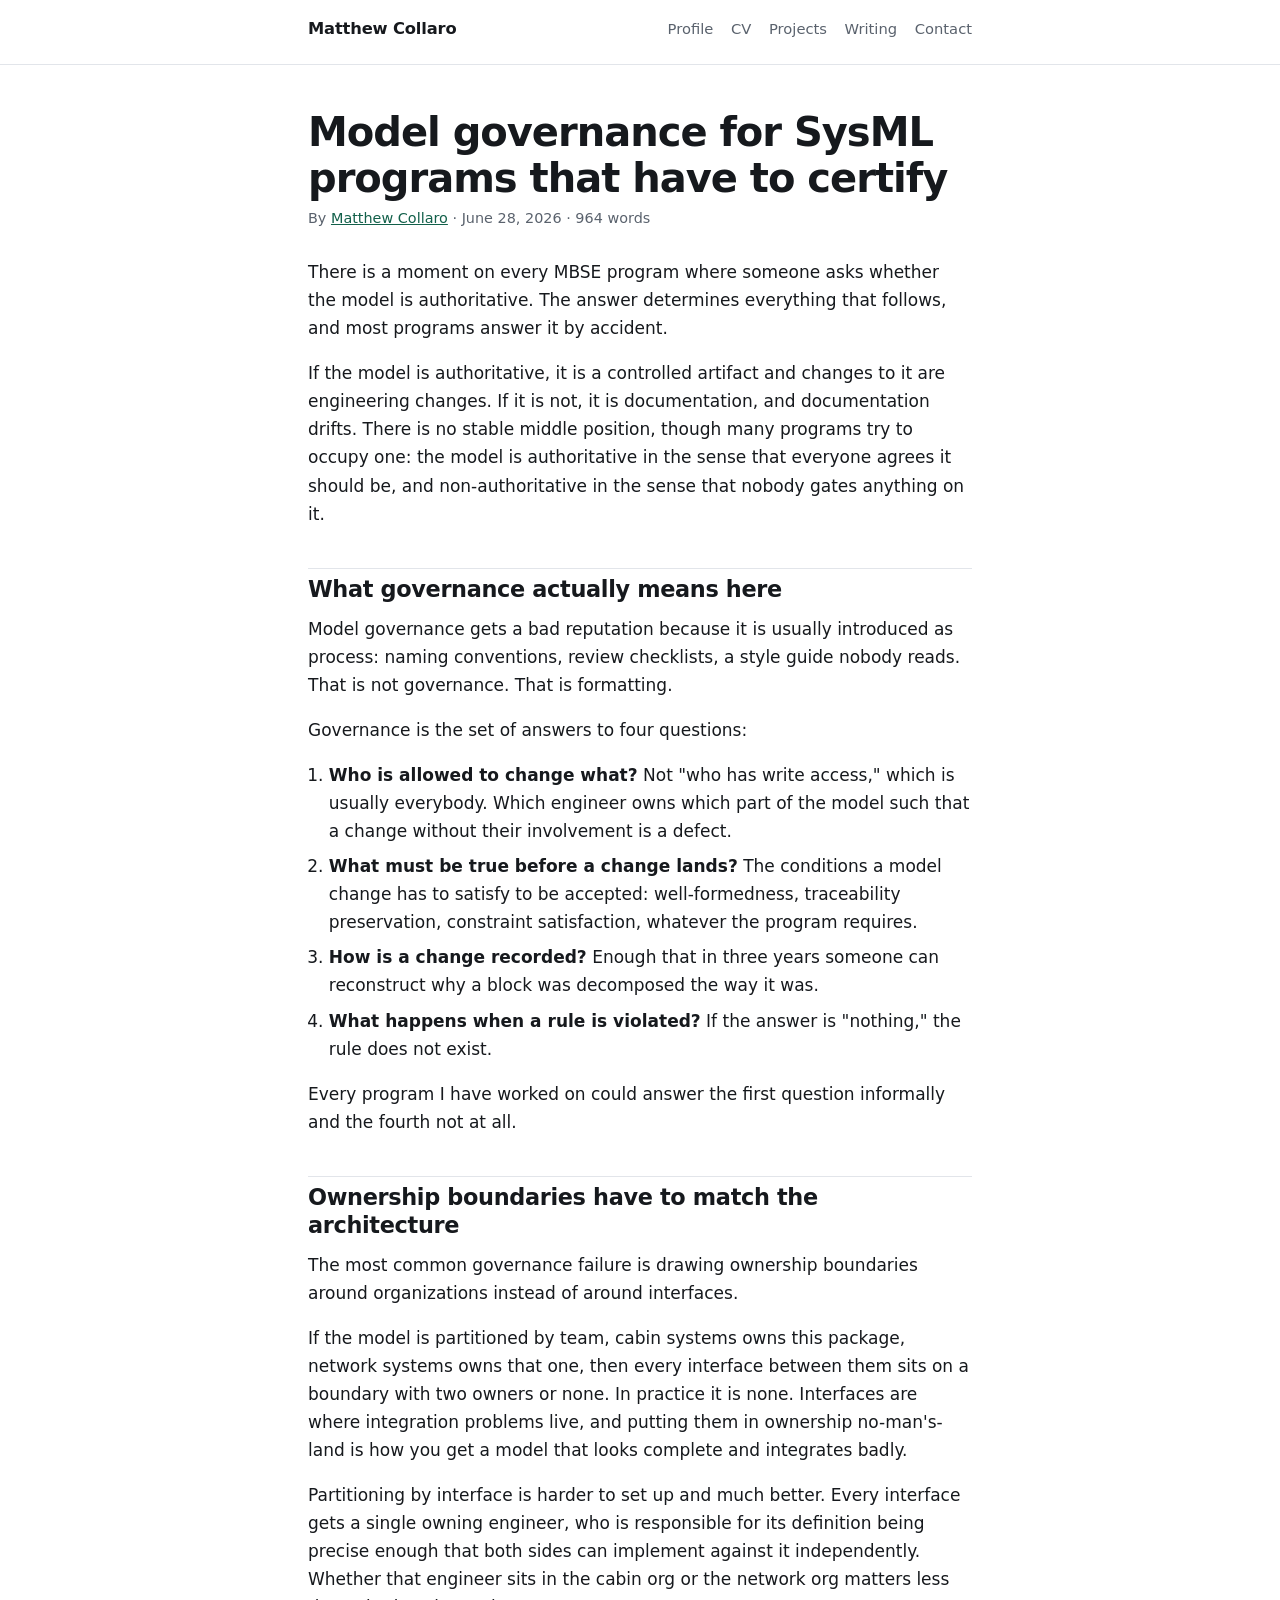
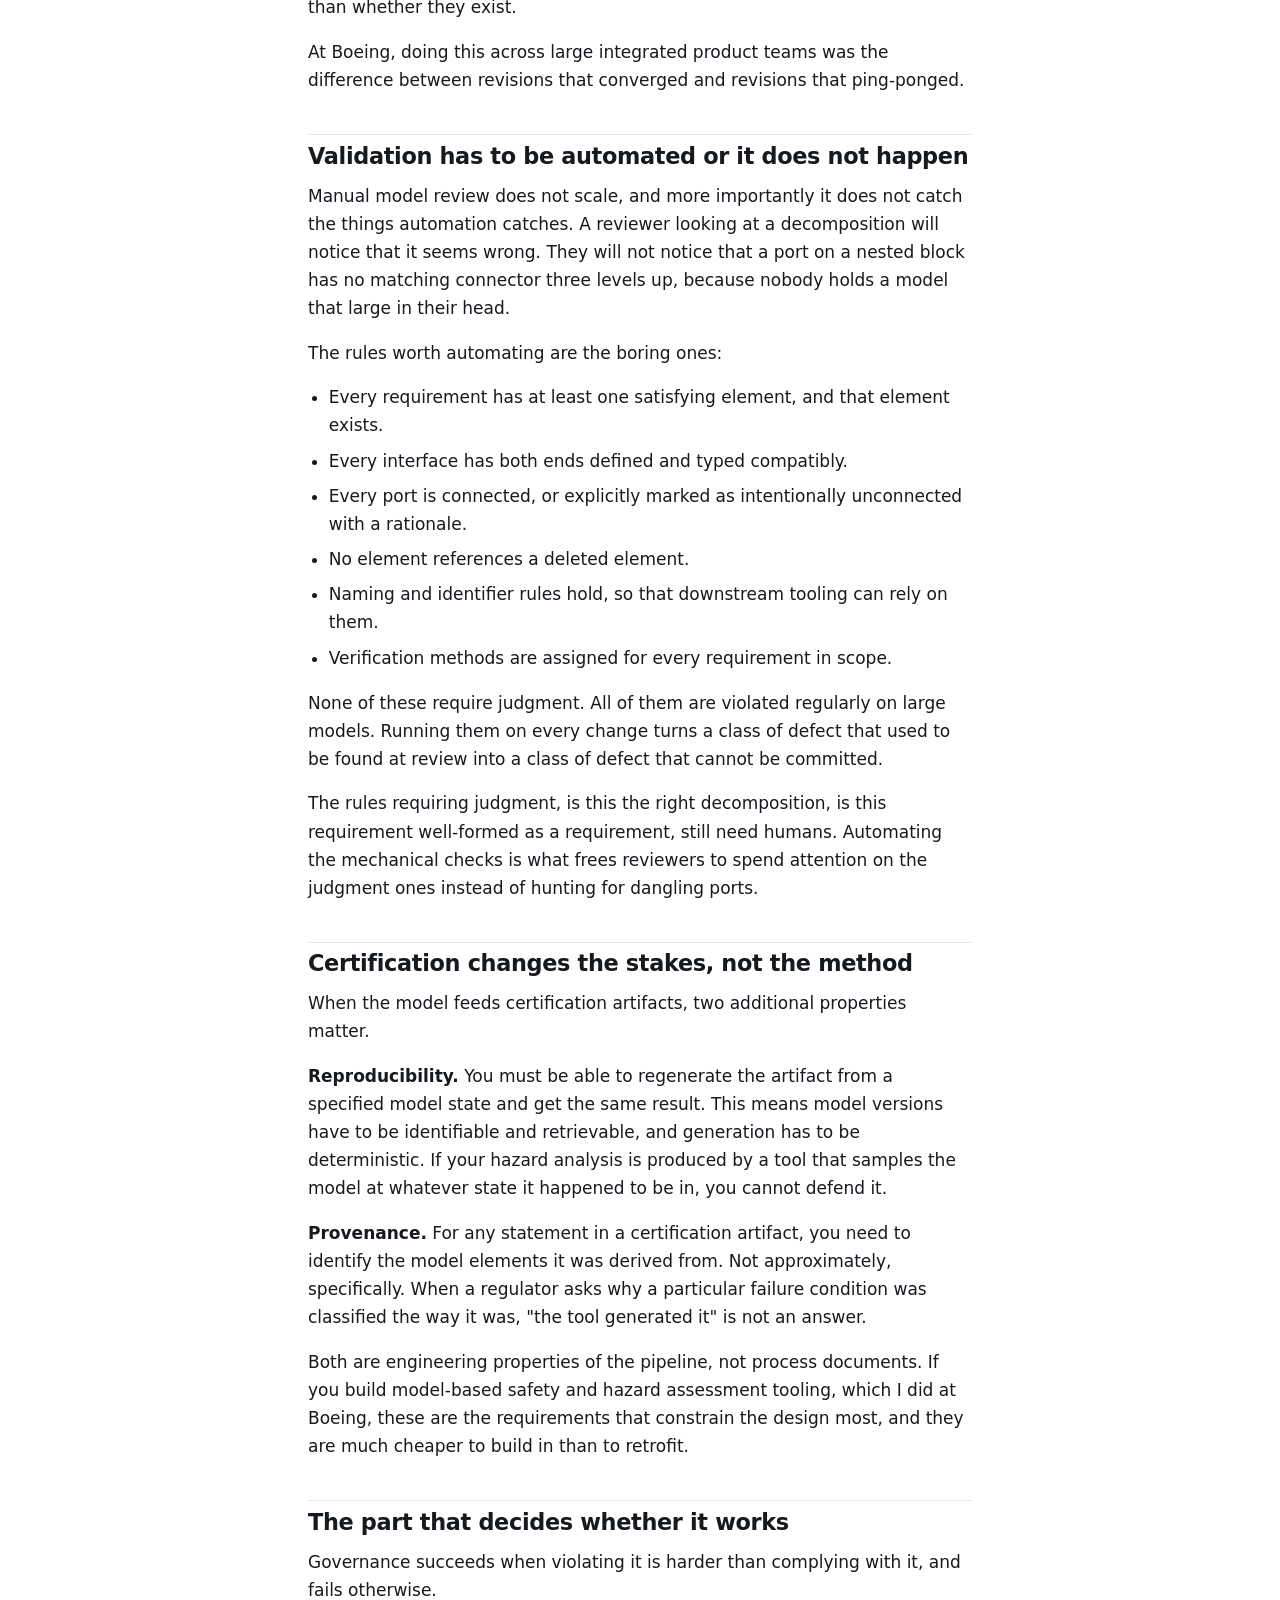
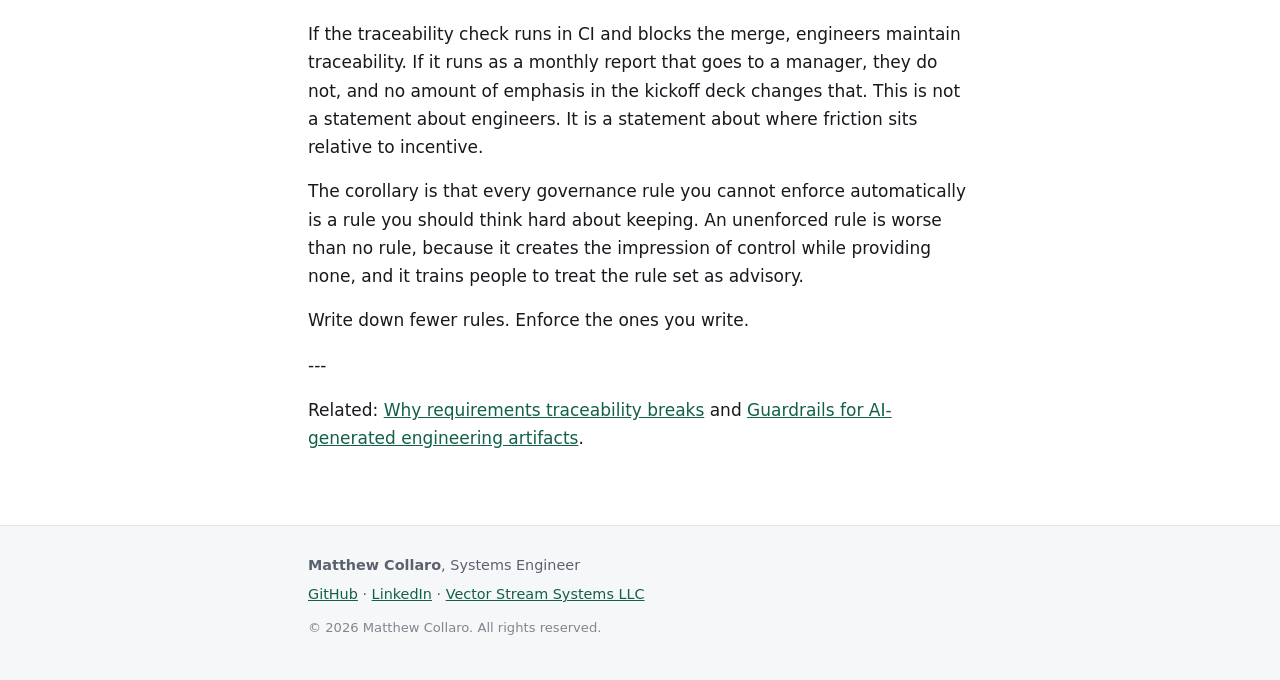
<file: docs/articles/sysml-model-governance.html>
<!DOCTYPE html>
<html lang="en">
<head>
<meta charset="utf-8">
<meta name="viewport" content="width=device-width, initial-scale=1">
<title>Model Governance for SysML Programs That Have to Certify, Matthew Collaro</title>
<meta name="description" content="When the model is the certification artifact rather than a picture of one, governance stops being bureaucracy and becomes the thing that makes the model trustworthy.">
<meta name="author" content="Matthew Collaro">
<meta name="robots" content="index,follow,max-image-preview:large">
<link rel="canonical" href="https://radsilent.github.io/matthew-collaro/articles/sysml-model-governance.html">
<meta property="og:type" content="article">
<meta property="og:site_name" content="Matthew Collaro">
<meta property="og:title" content="Model Governance for SysML Programs That Have to Certify, Matthew Collaro">
<meta property="og:description" content="When the model is the certification artifact rather than a picture of one, governance stops being bureaucracy and becomes the thing that makes the model trustworthy.">
<meta property="og:url" content="https://radsilent.github.io/matthew-collaro/articles/sysml-model-governance.html">
<meta property="og:locale" content="en_US">
<meta name="twitter:card" content="summary">
<meta name="twitter:title" content="Model Governance for SysML Programs That Have to Certify, Matthew Collaro">
<meta name="twitter:description" content="When the model is the certification artifact rather than a picture of one, governance stops being bureaucracy and becomes the thing that makes the model trustworthy.">
<link rel="stylesheet" href="../style.css">
<script type="application/ld+json">
{
  "@context": "https://schema.org",
  "@graph": [
    {
      "@type": "Person",
      "@id": "https://radsilent.github.io/matthew-collaro/#person",
      "name": "Matthew Collaro",
      "givenName": "Matthew",
      "familyName": "Collaro",
      "alternateName": "Matt Collaro",
      "url": "https://radsilent.github.io/matthew-collaro/",
      "jobTitle": "Systems Engineer and Founder",
      "description": "Systems engineer specializing in model-based systems engineering, SysML architecture modeling, and requirements traceability across aerospace, defense, and automotive programs.",
      "alumniOf": [
        {
          "@type": "CollegeOrUniversity",
          "name": "University of South Florida"
        },
        {
          "@type": "CollegeOrUniversity",
          "name": "Georgia Institute of Technology"
        }
      ],
      "knowsAbout": [
        "Model-Based Systems Engineering",
        "SysML",
        "Requirements Traceability",
        "Systems Architecture",
        "Aerospace Systems Engineering",
        "Model Context Protocol",
        "Verification and Validation",
        "DoDAF"
      ],
      "worksFor": {
        "@type": "Organization",
        "name": "Vector Stream Systems LLC",
        "url": "https://vectorstreamsystems.com/"
      },
      "sameAs": [
        "https://github.com/radsilent",
        "https://www.linkedin.com/in/mattcollaro/",
        "https://vectorstreamsystems.com/"
      ]
    },
    {
      "@type": "WebSite",
      "@id": "https://radsilent.github.io/matthew-collaro/#website",
      "url": "https://radsilent.github.io/matthew-collaro/",
      "name": "Matthew Collaro, Systems Engineer",
      "publisher": {
        "@id": "https://radsilent.github.io/matthew-collaro/#person"
      },
      "inLanguage": "en"
    },
    {
      "@type": "BlogPosting",
      "@id": "https://radsilent.github.io/matthew-collaro/articles/sysml-model-governance.html#article",
      "headline": "Model Governance for SysML Programs That Have to Certify, Matthew Collaro",
      "description": "When the model is the certification artifact rather than a picture of one, governance stops being bureaucracy and becomes the thing that makes the model trustworthy.",
      "url": "https://radsilent.github.io/matthew-collaro/articles/sysml-model-governance.html",
      "datePublished": "2026-06-28",
      "dateModified": "2026-06-28",
      "wordCount": 964,
      "author": {
        "@id": "https://radsilent.github.io/matthew-collaro/#person"
      },
      "publisher": {
        "@id": "https://radsilent.github.io/matthew-collaro/#person"
      },
      "isPartOf": {
        "@id": "https://radsilent.github.io/matthew-collaro/#website"
      },
      "mainEntityOfPage": "https://radsilent.github.io/matthew-collaro/articles/sysml-model-governance.html",
      "inLanguage": "en"
    }
  ]
}
</script>
</head>
<body>
<a class="skip" href="#main">Skip to content</a>
<header class="site-header">
  <div class="wrap">
    <a class="brand" href="../index.html">Matthew Collaro</a>
    <nav aria-label="Primary">
      <ul>
        <li><a href="../index.html">Profile</a></li>
        <li><a href="../cv.html">CV</a></li>
        <li><a href="../projects.html">Projects</a></li>
        <li><a href="../writing.html">Writing</a></li>
        <li><a href="../contact.html">Contact</a></li>
      </ul>
    </nav>
  </div>
</header>

<main id="main" class="wrap">
  <article>
    <header class="page-head">
      <h1>Model governance for SysML programs that have to certify</h1>
      <p class="byline">By <a href="../index.html" rel="author">Matthew Collaro</a> &middot; <time datetime="2026-06-28">June 28, 2026</time> &middot; 964 words</p>
    </header>
<p>There is a moment on every MBSE program where someone asks whether the model is authoritative. The answer determines everything that follows, and most programs answer it by accident.</p>
<p>If the model is authoritative, it is a controlled artifact and changes to it are engineering changes. If it is not, it is documentation, and documentation drifts. There is no stable middle position, though many programs try to occupy one: the model is authoritative in the sense that everyone agrees it should be, and non-authoritative in the sense that nobody gates anything on it.</p>
<h2 id="what-governance-actually-means-here">What governance actually means here</h2>
<p>Model governance gets a bad reputation because it is usually introduced as process: naming conventions, review checklists, a style guide nobody reads. That is not governance. That is formatting.</p>
<p>Governance is the set of answers to four questions:</p>
<ol>
<li><strong>Who is allowed to change what?</strong> Not "who has write access," which is usually everybody. Which engineer owns which part of the model such that a change without their involvement is a defect.</li>
<li><strong>What must be true before a change lands?</strong> The conditions a model change has to satisfy to be accepted: well-formedness, traceability preservation, constraint satisfaction, whatever the program requires.</li>
<li><strong>How is a change recorded?</strong> Enough that in three years someone can reconstruct why a block was decomposed the way it was.</li>
<li><strong>What happens when a rule is violated?</strong> If the answer is "nothing," the rule does not exist.</li>
</ol>
<p>Every program I have worked on could answer the first question informally and the fourth not at all.</p>
<h2 id="ownership-boundaries-have-to-match-the-architecture">Ownership boundaries have to match the architecture</h2>
<p>The most common governance failure is drawing ownership boundaries around organizations instead of around interfaces.</p>
<p>If the model is partitioned by team, cabin systems owns this package, network systems owns that one, then every interface between them sits on a boundary with two owners or none. In practice it is none. Interfaces are where integration problems live, and putting them in ownership no-man's-land is how you get a model that looks complete and integrates badly.</p>
<p>Partitioning by interface is harder to set up and much better. Every interface gets a single owning engineer, who is responsible for its definition being precise enough that both sides can implement against it independently. Whether that engineer sits in the cabin org or the network org matters less than whether they exist.</p>
<p>At Boeing, doing this across large integrated product teams was the difference between revisions that converged and revisions that ping-ponged.</p>
<h2 id="validation-has-to-be-automated-or-it-does-not-happen">Validation has to be automated or it does not happen</h2>
<p>Manual model review does not scale, and more importantly it does not catch the things automation catches. A reviewer looking at a decomposition will notice that it seems wrong. They will not notice that a port on a nested block has no matching connector three levels up, because nobody holds a model that large in their head.</p>
<p>The rules worth automating are the boring ones:</p>
<ul>
<li>Every requirement has at least one satisfying element, and that element exists.</li>
<li>Every interface has both ends defined and typed compatibly.</li>
<li>Every port is connected, or explicitly marked as intentionally unconnected with a rationale.</li>
<li>No element references a deleted element.</li>
<li>Naming and identifier rules hold, so that downstream tooling can rely on them.</li>
<li>Verification methods are assigned for every requirement in scope.</li>
</ul>
<p>None of these require judgment. All of them are violated regularly on large models. Running them on every change turns a class of defect that used to be found at review into a class of defect that cannot be committed.</p>
<p>The rules requiring judgment, is this the right decomposition, is this requirement well-formed as a requirement, still need humans. Automating the mechanical checks is what frees reviewers to spend attention on the judgment ones instead of hunting for dangling ports.</p>
<h2 id="certification-changes-the-stakes-not-the-method">Certification changes the stakes, not the method</h2>
<p>When the model feeds certification artifacts, two additional properties matter.</p>
<p><strong>Reproducibility.</strong> You must be able to regenerate the artifact from a specified model state and get the same result. This means model versions have to be identifiable and retrievable, and generation has to be deterministic. If your hazard analysis is produced by a tool that samples the model at whatever state it happened to be in, you cannot defend it.</p>
<p><strong>Provenance.</strong> For any statement in a certification artifact, you need to identify the model elements it was derived from. Not approximately, specifically. When a regulator asks why a particular failure condition was classified the way it was, "the tool generated it" is not an answer.</p>
<p>Both are engineering properties of the pipeline, not process documents. If you build model-based safety and hazard assessment tooling, which I did at Boeing, these are the requirements that constrain the design most, and they are much cheaper to build in than to retrofit.</p>
<h2 id="the-part-that-decides-whether-it-works">The part that decides whether it works</h2>
<p>Governance succeeds when violating it is harder than complying with it, and fails otherwise.</p>
<p>If the traceability check runs in CI and blocks the merge, engineers maintain traceability. If it runs as a monthly report that goes to a manager, they do not, and no amount of emphasis in the kickoff deck changes that. This is not a statement about engineers. It is a statement about where friction sits relative to incentive.</p>
<p>The corollary is that every governance rule you cannot enforce automatically is a rule you should think hard about keeping. An unenforced rule is worse than no rule, because it creates the impression of control while providing none, and it trains people to treat the rule set as advisory.</p>
<p>Write down fewer rules. Enforce the ones you write.</p>
<p>---</p>
<p>Related: <a href="requirements-traceability-breaks.html">Why requirements traceability breaks</a> and <a href="guardrails-for-ai-generated-engineering-artifacts.html">Guardrails for AI-generated engineering artifacts</a>.</p>
  </article>
</main>

<footer class="site-footer">
  <div class="wrap">
    <p><strong>Matthew Collaro</strong>, Systems Engineer</p>
    <p><a href="https://github.com/radsilent" rel="me noopener">GitHub</a> &middot;
       <a href="https://www.linkedin.com/in/mattcollaro/" rel="me noopener">LinkedIn</a> &middot;
       <a href="https://vectorstreamsystems.com/" rel="noopener">Vector Stream Systems LLC</a></p>
    <p class="fine">&copy; 2026 Matthew Collaro. All rights reserved.</p>
  </div>
</footer>
</body>
</html>
</file>
<file: docs/style.css>
/* Matthew Collaro, personal site
   Single stylesheet, no external requests, light + dark. */

:root {
  --bg: #ffffff;
  --surface: #f6f7f9;
  --text: #16191d;
  --muted: #5a626d;
  --line: #e2e5ea;
  --accent: #12604a;
  --accent-soft: #e7f2ee;
  --max: 44rem;
  --font: ui-sans-serif, system-ui, -apple-system, "Segoe UI", Roboto, Helvetica, Arial, sans-serif;
  --mono: ui-monospace, SFMono-Regular, Menlo, Consolas, monospace;
}

@media (prefers-color-scheme: dark) {
  :root {
    --bg: #0f1115;
    --surface: #171a20;
    --text: #e7e9ec;
    --muted: #9aa3ae;
    --line: #262b33;
    --accent: #5ec9a5;
    --accent-soft: #14241f;
  }
}

* { box-sizing: border-box; }

html { -webkit-text-size-adjust: 100%; }

body {
  margin: 0;
  background: var(--bg);
  color: var(--text);
  font-family: var(--font);
  font-size: 17px;
  line-height: 1.65;
  -webkit-font-smoothing: antialiased;
}

.wrap {
  max-width: var(--max);
  margin-inline: auto;
  padding-inline: 1.25rem;
}

.skip {
  position: absolute;
  left: -9999px;
}
.skip:focus {
  left: 1rem;
  top: 1rem;
  z-index: 10;
  background: var(--accent);
  color: var(--bg);
  padding: 0.5rem 0.9rem;
  border-radius: 6px;
}

/* Header ---------------------------------------------------------------- */

.site-header {
  border-bottom: 1px solid var(--line);
  background: var(--bg);
  position: sticky;
  top: 0;
  z-index: 5;
}

.site-header .wrap {
  display: flex;
  flex-wrap: wrap;
  gap: 0.5rem 1.5rem;
  align-items: baseline;
  justify-content: space-between;
  padding-block: 0.9rem;
}

.brand {
  font-weight: 700;
  font-size: 1.02rem;
  letter-spacing: -0.01em;
  color: var(--text);
  text-decoration: none;
}

.site-header nav ul {
  display: flex;
  flex-wrap: wrap;
  gap: 1.1rem;
  list-style: none;
  margin: 0;
  padding: 0;
}

.site-header nav a {
  color: var(--muted);
  text-decoration: none;
  font-size: 0.92rem;
}

.site-header nav a:hover,
.site-header nav a[aria-current="page"] {
  color: var(--accent);
}

/* Content --------------------------------------------------------------- */

main { padding-block: 2.75rem 3.5rem; }

.page-head { margin-bottom: 1.75rem; }

h1 {
  font-size: clamp(1.85rem, 4.5vw, 2.5rem);
  line-height: 1.15;
  letter-spacing: -0.025em;
  margin: 0 0 0.35rem;
}

h2 {
  font-size: 1.4rem;
  line-height: 1.25;
  letter-spacing: -0.015em;
  margin: 2.5rem 0 0.75rem;
  padding-top: 0.4rem;
  border-top: 1px solid var(--line);
}

h3 {
  font-size: 1.12rem;
  margin: 1.9rem 0 0.5rem;
}

h4 {
  font-size: 1rem;
  margin: 1.5rem 0 0.4rem;
  color: var(--muted);
}

p { margin: 0 0 1.05rem; }

a { color: var(--accent); }
a:hover { text-decoration-thickness: 2px; }

.byline {
  color: var(--muted);
  font-size: 0.9rem;
  margin: 0;
}

ul, ol { padding-left: 1.3rem; margin: 0 0 1.05rem; }
li { margin-bottom: 0.45rem; }

blockquote {
  margin: 1.4rem 0;
  padding: 0.15rem 0 0.15rem 1.1rem;
  border-left: 3px solid var(--accent);
  color: var(--muted);
}

code {
  font-family: var(--mono);
  font-size: 0.88em;
  background: var(--surface);
  border: 1px solid var(--line);
  border-radius: 4px;
  padding: 0.1em 0.35em;
}

strong { font-weight: 650; }

/* Footer ---------------------------------------------------------------- */

.site-footer {
  border-top: 1px solid var(--line);
  background: var(--surface);
  padding-block: 1.75rem 2.25rem;
  font-size: 0.9rem;
  color: var(--muted);
}

.site-footer p { margin: 0 0 0.35rem; }
.site-footer .fine { font-size: 0.82rem; opacity: 0.75; margin-top: 0.6rem; }

/* Print ----------------------------------------------------------------- */

@media print {
  .site-header, .site-footer, .skip { display: none; }
  body { font-size: 11pt; color: #000; background: #fff; }
  a { color: #000; text-decoration: none; }
  h2 { border-top: none; }
}
</file>
